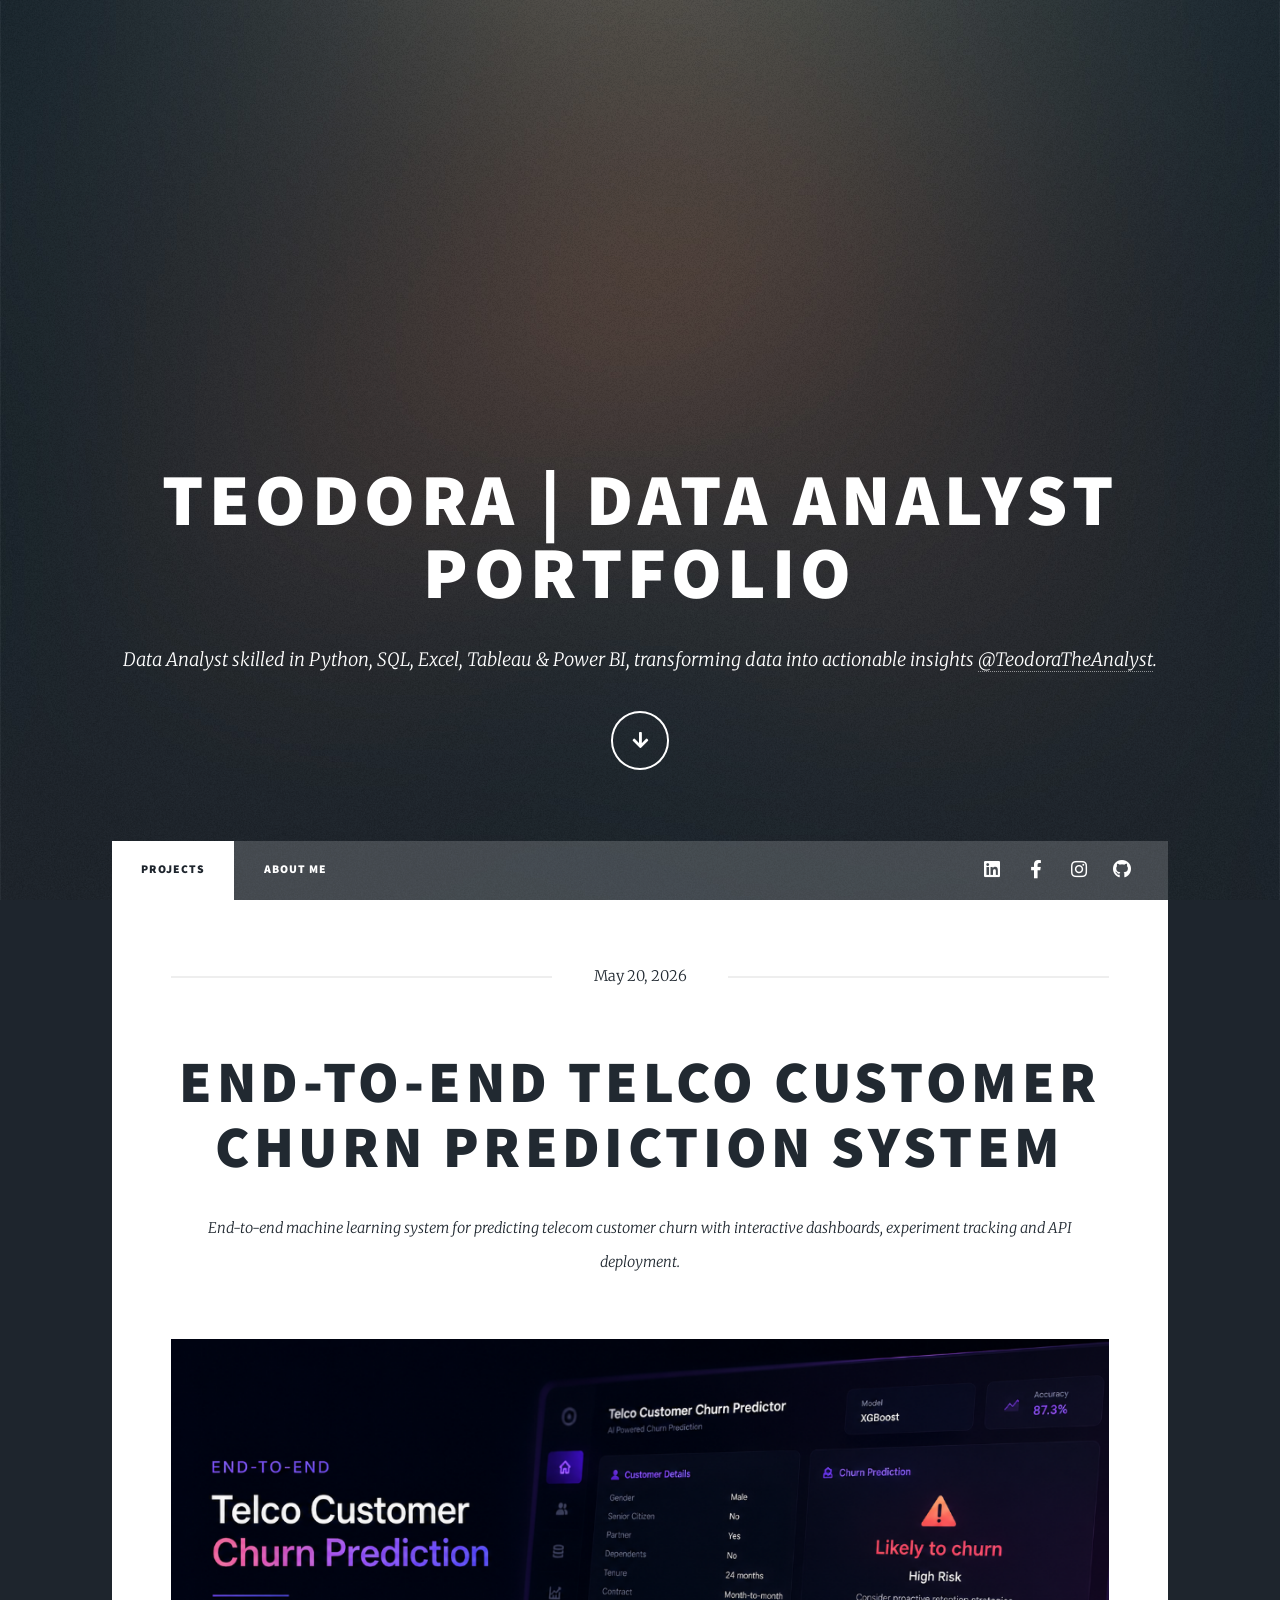
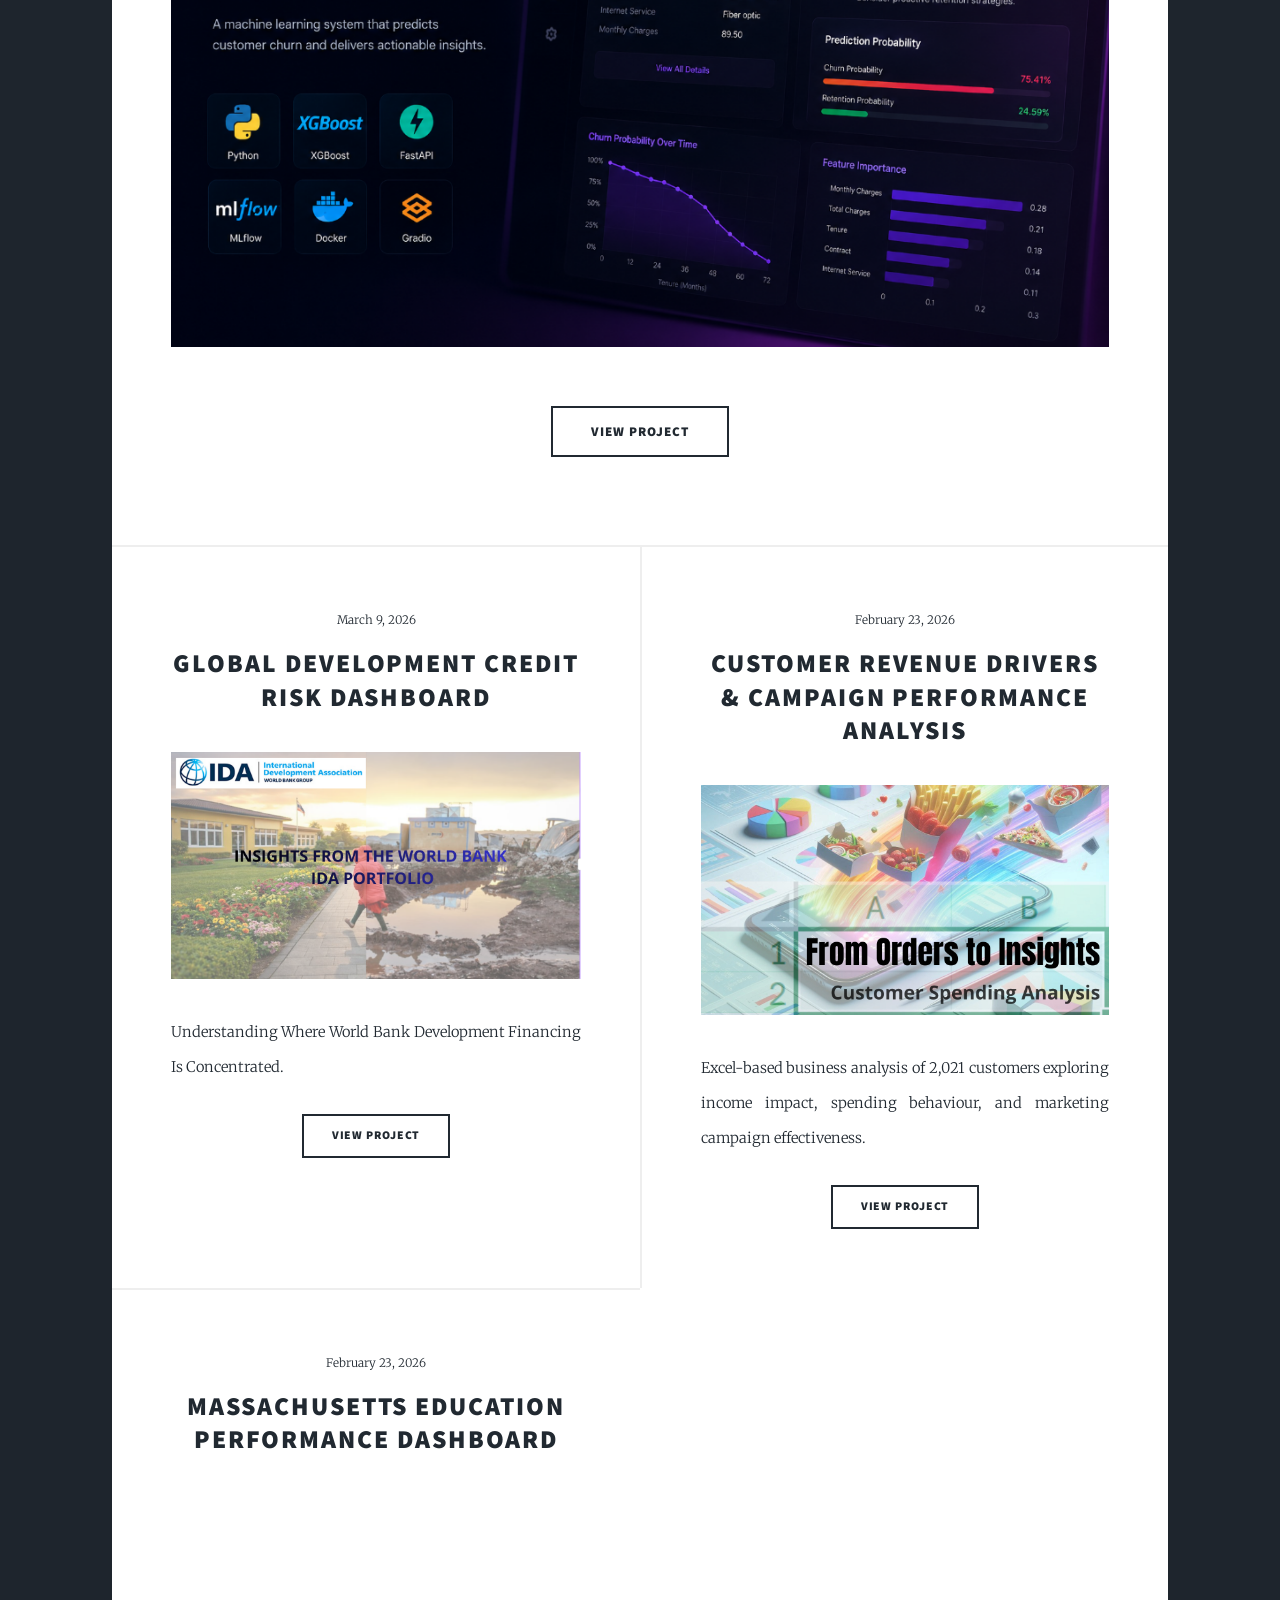
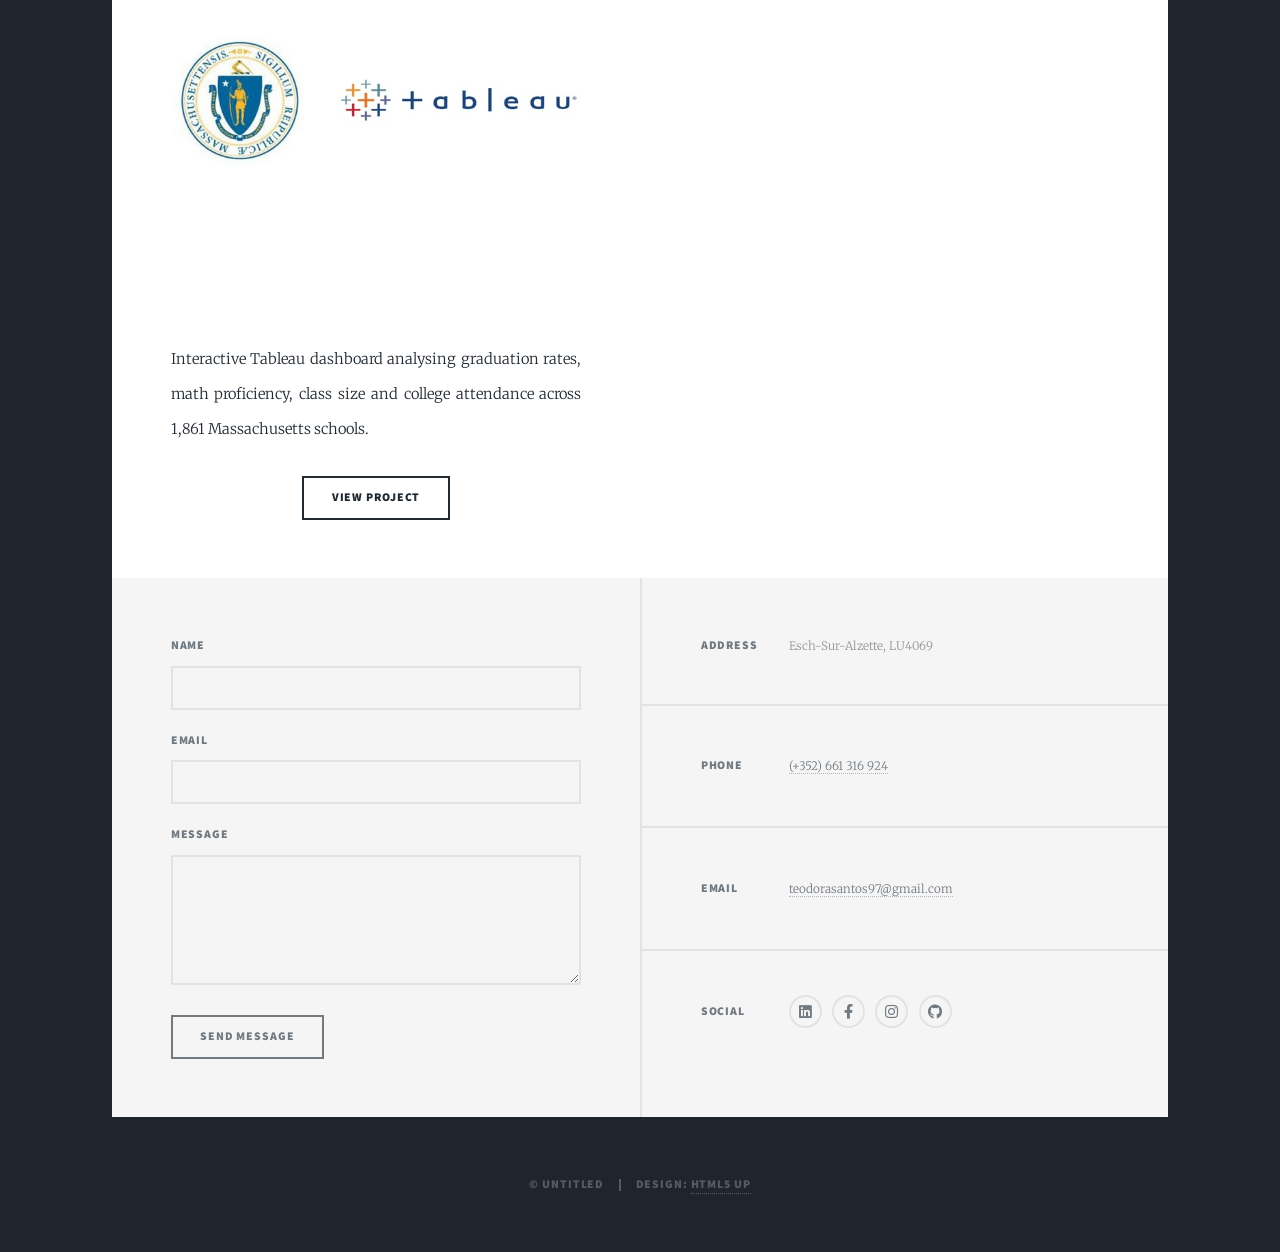
<file: index.html>
<!DOCTYPE HTML>
<!--
	Massively by HTML5 UP
	html5up.net | @ajlkn
	Free for personal and commercial use under the CCA 3.0 license (html5up.net/license)
-->
<html>
	<head>
		<title>Teodora The Analyst Portfolio</title>
		<meta charset="utf-8" />
		<meta name="viewport" content="width=device-width, initial-scale=1, user-scalable=no" />
		<link rel="stylesheet" href="assets/css/main.css" />
		<noscript><link rel="stylesheet" href="assets/css/noscript.css" /></noscript>
	</head>
	<body class="is-preload">

		<!-- Wrapper -->
			<div id="wrapper" class="fade-in">

				<!-- Intro -->
					<div id="intro">
						<h1>Teodora | Data Analyst Portfolio<br />
						</h1>
						<p>Data Analyst skilled in Python, SQL, Excel, Tableau & Power BI, transforming data into actionable insights <a href="https://github.com/teodorasantos97-DA">@TeodoraTheAnalyst</a>. 
					</p>
						<ul class="actions">
							<li><a href="#header" class="button icon solid solo fa-arrow-down scrolly">Continue</a></li>
						</ul>
					</div>

				<!-- Header -->
					<header id="header">
						<a href="index.html" class="logo">Teodora Portfolio</a>
					</header>

				<!-- Nav -->
					<nav id="nav">
						<ul class="links">
							<li class="active"><a href="index.html">Projects</a></li>
							<li><a href="generic.html">About me</a></li>
							<!-- <li><a href="elements.html">Elements Reference</a></li> -->
						</ul>
						<ul class="icons">
							<li><a href="https://www.linkedin.com/in/teodora-santos-589369266" class="icon brands alt fa-linkedin"><span class="label">LinkedIn</span></a></li>
							<li><a href="https://www.facebook.com/dora.santos.5832343" class="icon brands alt fa-facebook-f"><span class="label">Facebook</span></a></li>
							<li><a href="https://www.instagram.com/theodora_santos" class="icon brands alt fa-instagram"><span class="label">Instagram</span></a></li>
							<li><a href="https://github.com/teodorasantos97-DA" class="icon brands alt fa-github"><span class="label">GitHub</span></a></li>
						</ul>
					</nav>

				<!-- Main -->
					<div id="main">

						<!-- Featured Post -->
							<article class="post featured">
								<header class="major">
									<span class="date">May 20, 2026</span>
									<h2><a href="https://github.com/teodorasantos97-DA/telco-churn-ml-system">END-TO-END TELCO CUSTOMER CHURN PREDICTION SYSTEM<br />
									</a></h2>
									<p>End-to-end machine learning system for predicting telecom customer churn with interactive dashboards, experiment tracking and API deployment.</p>
								</header>
								<a href="https://www.linkedin.com/pulse/end-to-end-customer-churn-prediction-system-teodora-santos-7bepf/" class="image main"><img src="images/capaML.png" alt="" /></a>
								<ul class="actions special">
									<li><a href="https://www.linkedin.com/pulse/end-to-end-customer-churn-prediction-system-teodora-santos-7bepf/" class="button large">View Project</a></li>
								</ul>
							</article>

						<!-- Posts -->
							<section class="posts">
								<article>
									<header>
										<span class="date">March 9, 2026</span>
										<h2><a href="sqlproject.html">Global Development Credit Risk Dashboard<br />
										</a></h2>
									</header>
									<a href="sqlproject.html" class="image fit"><img src="images/CoverImage.png" alt="" /></a>
									<p>Understanding Where World Bank Development Financing Is Concentrated.</p>
									<ul class="actions special">
										<li><a href="sqlproject.html" class="button">View Project</a></li>
									</ul>
								</article>
								<article>
									<header>
										<span class="date">February 23, 2026</span>
										<h2><a href="https://www.linkedin.com/pulse/what-2021-customers-reveal-revenue-drivers-campaign-teodora-santos-b5qcf/?trackingId=rHVgZ8XQTyq2wn0Lx05Yow%3D%3D">Customer Revenue Drivers & Campaign Performance Analysis<br />
										</a></h2>
									</header>
									<a href="https://www.linkedin.com/pulse/what-2021-customers-reveal-revenue-drivers-campaign-teodora-santos-b5qcf/?trackingId=rHVgZ8XQTyq2wn0Lx05Yow%3D%3D" class="image fit"><img src="images/excel.jpg" alt="" /></a>
									<p>Excel-based business analysis of 2,021 customers exploring income impact, spending behaviour, and marketing campaign effectiveness.</p>
									<ul class="actions special">
										<li><a href="https://github.com/teodorasantos97-DA/doordash-customer-analysis" class="button">View Project</a></li>
									</ul>
								</article>
								<article>
									<header>
										<span class="date">February 23, 2026</span>
										<h2><a href="tableauproject.html">Massachusetts Education Performance Dashboard<br />
										</a></h2>
									</header>
									<a href="tableauproject.html" class="image fit"><img src="images/tableauu.jpg" alt="" /></a>
									<p>Interactive Tableau dashboard analysing graduation rates, math proficiency, class size and college attendance across 1,861 Massachusetts schools.</p>
									<ul class="actions special">
										<li><a href="tableauproject.html" class="button">View Project</a></li>
									</ul>
								</article>
								<!-- <article>
									<header>
										<span class="date">April 22, 2017</span>
										<h2><a href="#">Primis eget<br />
										imperdiet lorem</a></h2>
									</header>
									<a href="#" class="image fit"><img src="images/pic03.jpg" alt="" /></a>
									<p>Interactive Tableau dashboard analysing graduation rates, math proficiency, class size and college attendance across 1,861 Massachusetts schools.</p>
									<ul class="actions special">
										<li><a href="#" class="button">Full Story</a></li>
									</ul>
								</article>
								<article>
									<header>
										<span class="date">April 18, 2017</span>
										<h2><a href="#">Ante mattis<br />
										interdum dolor</a></h2>
									</header>
									<a href="#" class="image fit"><img src="images/pic04.jpg" alt="" /></a>
									<p>Donec eget ex magna. Interdum et malesuada fames ac ante ipsum primis in faucibus. Pellentesque venenatis dolor imperdiet dolor mattis sagittis magna etiam.</p>
									<ul class="actions special">
										<li><a href="#" class="button">Full Story</a></li>
									</ul>
								</article>
								<article>
									<header>
										<span class="date">April 14, 2017</span>
										<h2><a href="#">Tempus sed<br />
										nulla imperdiet</a></h2>
									</header>
									<a href="#" class="image fit"><img src="images/pic05.jpg" alt="" /></a>
									<p>Donec eget ex magna. Interdum et malesuada fames ac ante ipsum primis in faucibus. Pellentesque venenatis dolor imperdiet dolor mattis sagittis magna etiam.</p>
									<ul class="actions special">
										<li><a href="#" class="button">Full Story</a></li>
									</ul>
								</article>
								<article>
									<header>
										<span class="date">April 11, 2017</span>
										<h2><a href="#">Odio magna<br />
										sed consectetur</a></h2>
									</header>
									<a href="#" class="image fit"><img src="images/pic06.jpg" alt="" /></a>
									<p>Donec eget ex magna. Interdum et malesuada fames ac ante ipsum primis in faucibus. Pellentesque venenatis dolor imperdiet dolor mattis sagittis magna etiam.</p>
									<ul class="actions special">
										<li><a href="#" class="button">Full Story</a></li>
									</ul>
								</article>
								<article>
									<header>
										<span class="date">April 7, 2017</span>
										<h2><a href="#">Augue lorem<br />
										primis vestibulum</a></h2>
									</header>
									<a href="#" class="image fit"><img src="images/pic07.jpg" alt="" /></a>
									<p>Donec eget ex magna. Interdum et malesuada fames ac ante ipsum primis in faucibus. Pellentesque venenatis dolor imperdiet dolor mattis sagittis magna etiam.</p>
									<ul class="actions special">
										<li><a href="#" class="button">Full Story</a></li>
									</ul>
								</article> -->
							</section>

						<!-- Footer -->
							<!-- <footer>
								<div class="pagination">
									
									<a href="#" class="page active">1</a>
									<a href="#" class="page">2</a>
									<a href="#" class="page">3</a>
									<span class="extra">&hellip;</span>
									<a href="#" class="page">8</a>
									<a href="#" class="page">9</a>
									<a href="#" class="page">10</a>
									<a href="#" class="next">Next</a>
								</div>
							</footer> -->

					</div>

				<!-- Footer -->
					<footer id="footer">
						<section>
							<form method="post" action="#">
								<div class="fields">
									<div class="field">
										<label for="name">Name</label>
										<input type="text" name="name" id="name" />
									</div>
									<div class="field">
										<label for="email">Email</label>
										<input type="text" name="email" id="email" />
									</div>
									<div class="field">
										<label for="message">Message</label>
										<textarea name="message" id="message" rows="3"></textarea>
									</div>
								</div>
								<ul class="actions">
									<li><input type="submit" value="Send Message" /></li>
								</ul>
							</form>
						</section>
						<section class="split contact">
							<section class="alt">
								<h3>Address</h3>
								<p>Esch-Sur-Alzette, LU4069</p>
							</section>
							<section>
								<h3>Phone</h3>
								<p><a href="#">(+352) 661 316 924</a></p>
							</section>
							<section>
								<h3>Email</h3>
								<p><a href="#">teodorasantos97@gmail.com</a></p>
							</section>
							<section>
								<h3>Social</h3>
								<ul class="icons alt">
									<li><a href="https://www.linkedin.com/in/teodora-santos-589369266" class="icon brands alt fa-linkedin"><span class="label">LinkedIn</span></a></li>
									<li><a href="https://www.facebook.com/dora.santos.5832343" class="icon brands alt fa-facebook-f"><span class="label">Facebook</span></a></li>
									<li><a href="https://www.instagram.com/theodora_santos" class="icon brands alt fa-instagram"><span class="label">Instagram</span></a></li>
									<li><a href="https://github.com/teodorasantos97-DA" class="icon brands alt fa-github"><span class="label">GitHub</span></a></li>
								</ul>
							</section>
						</section>
					</footer>

				<!-- Copyright -->
					<div id="copyright">
						<ul><li>&copy; Untitled</li><li>Design: <a href="https://html5up.net">HTML5 UP</a></li></ul>
					</div>

			</div>

		<!-- Scripts -->
			<script src="assets/js/jquery.min.js"></script>
			<script src="assets/js/jquery.scrollex.min.js"></script>
			<script src="assets/js/jquery.scrolly.min.js"></script>
			<script src="assets/js/browser.min.js"></script>
			<script src="assets/js/breakpoints.min.js"></script>
			<script src="assets/js/util.js"></script>
			<script src="assets/js/main.js"></script>

	</body>
</html>
</file>
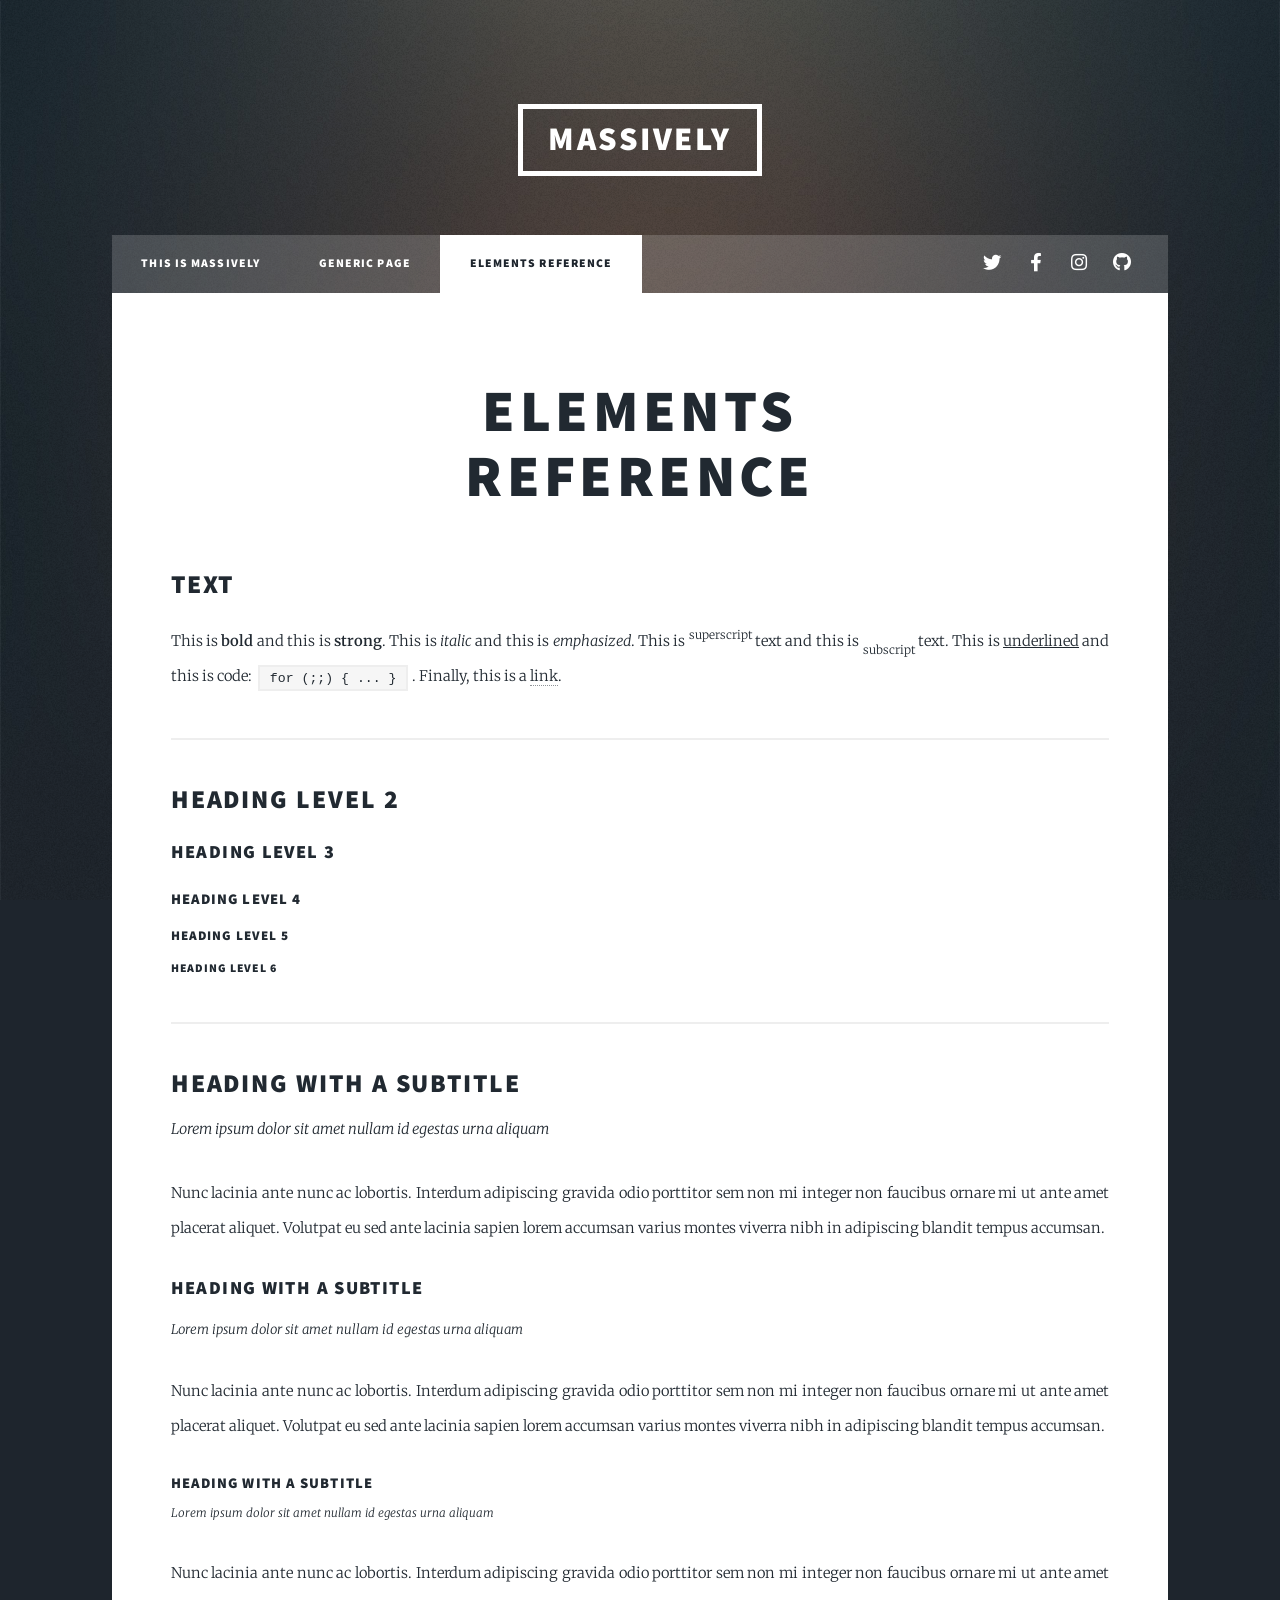
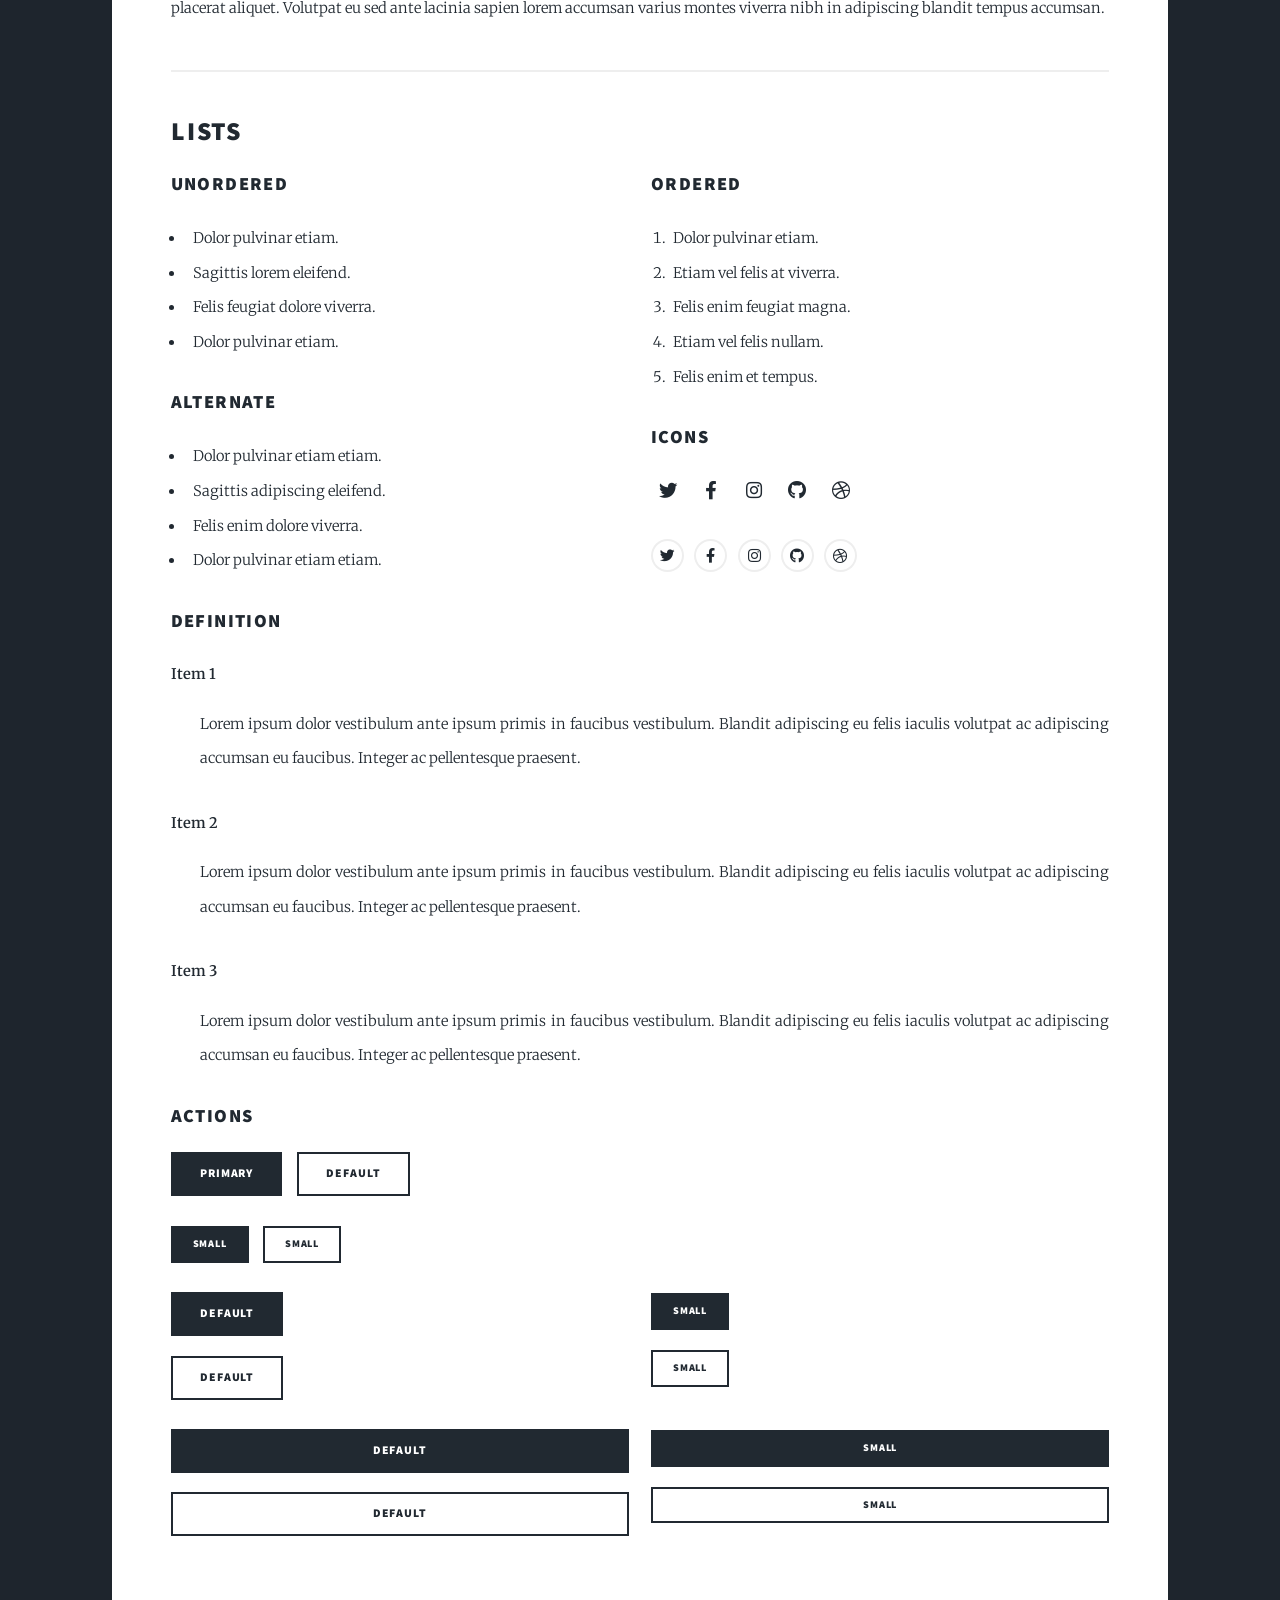
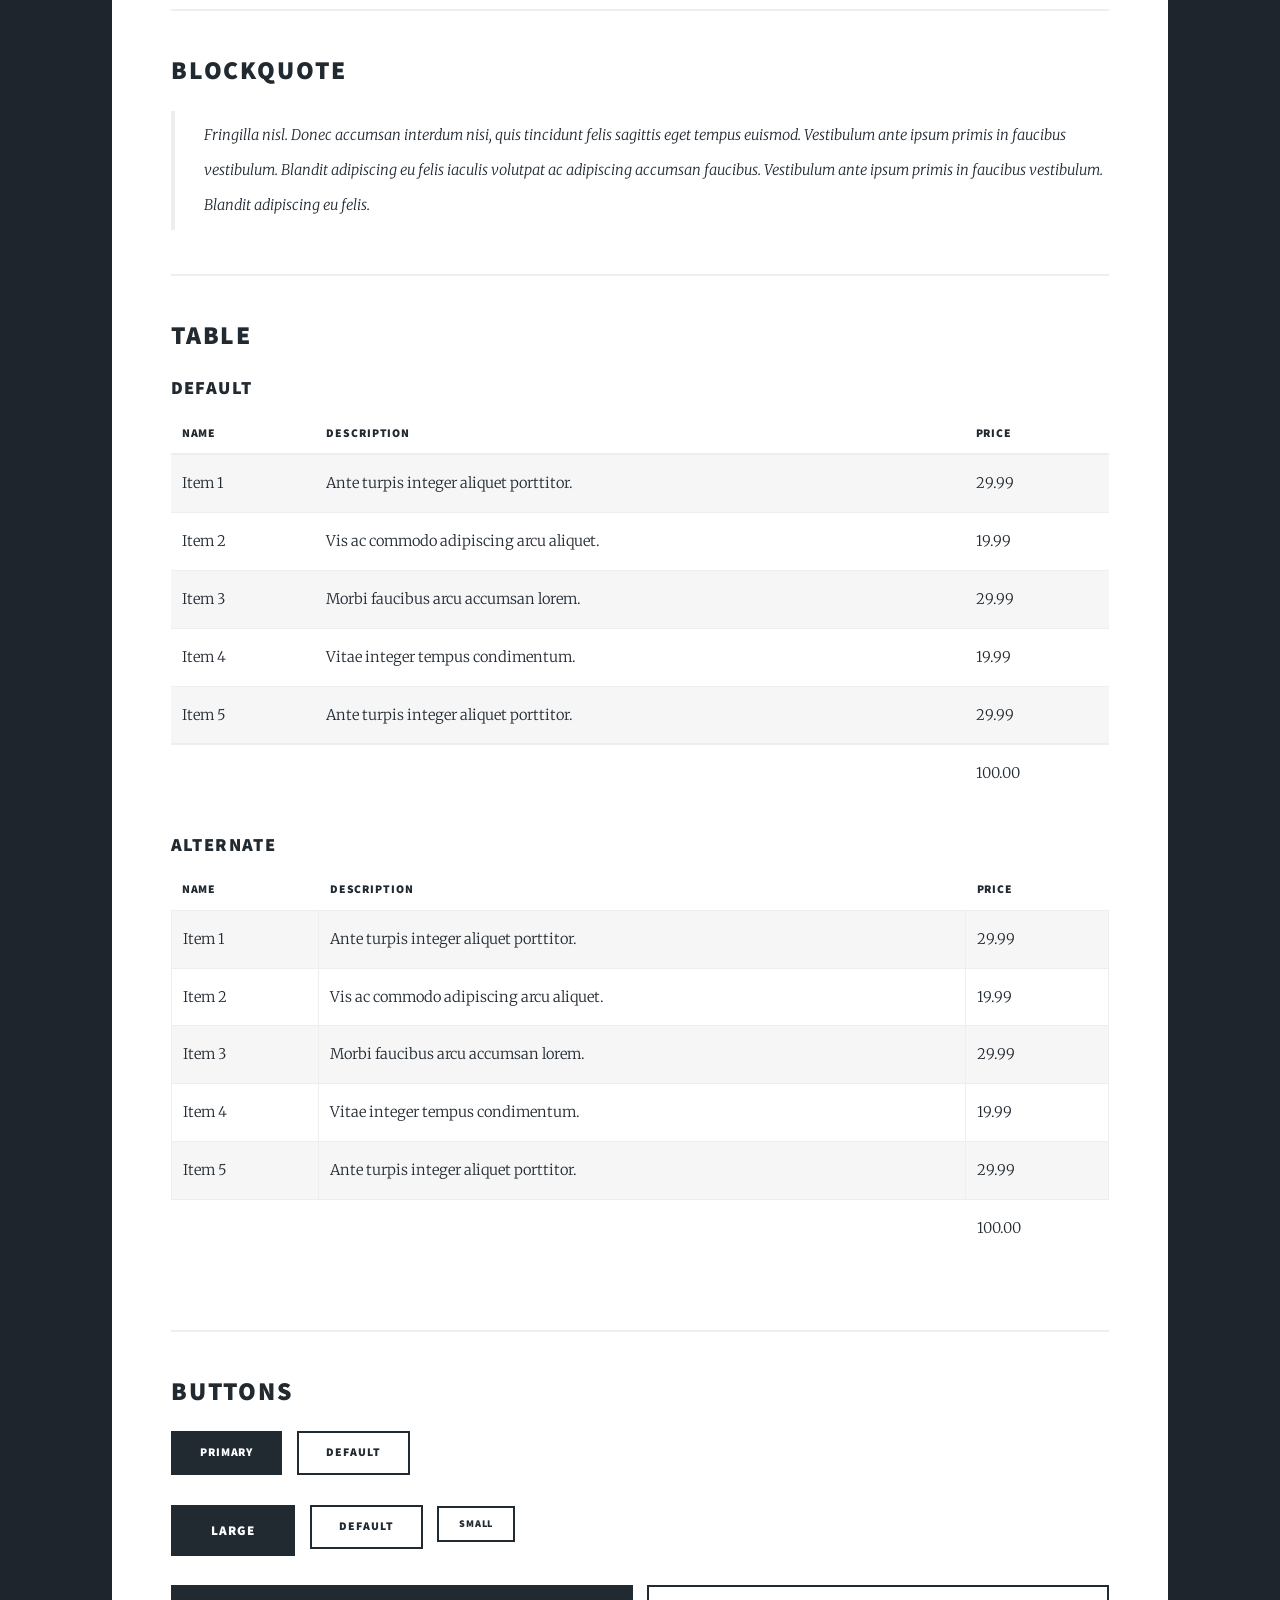
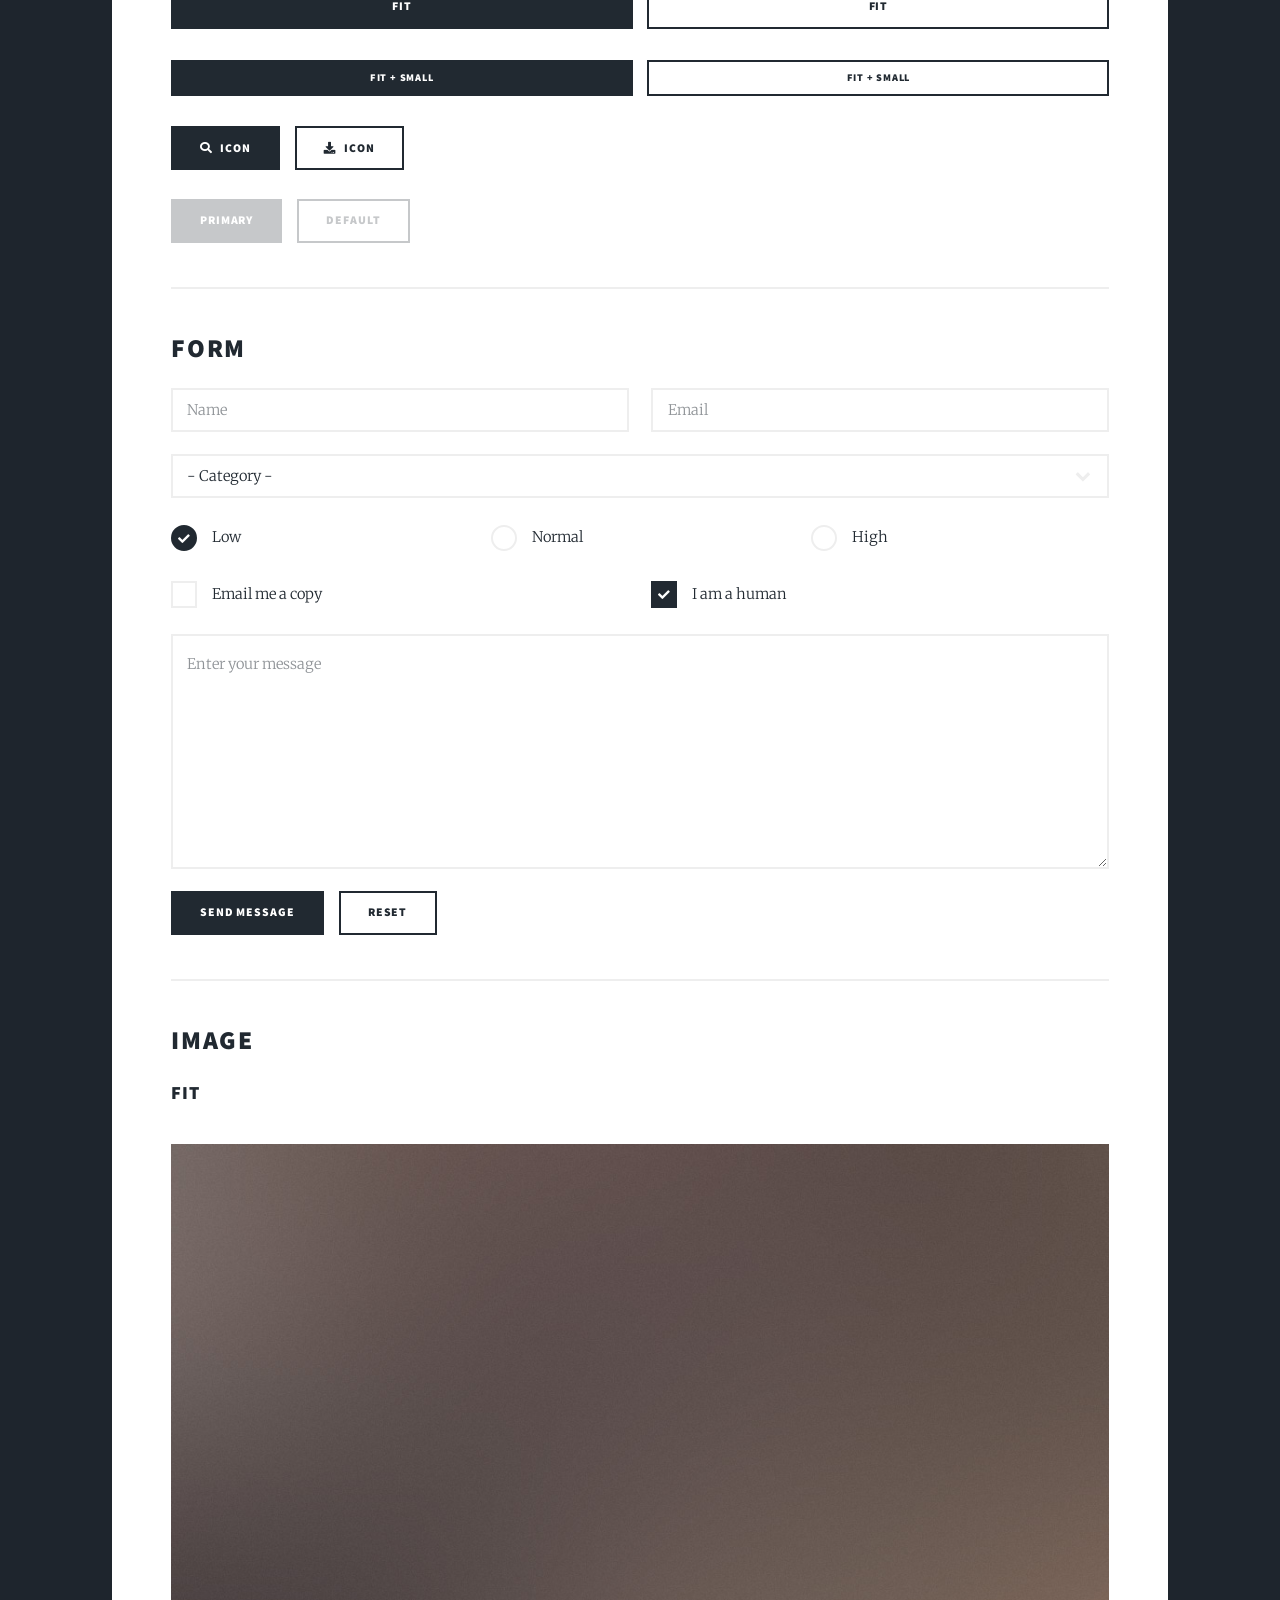
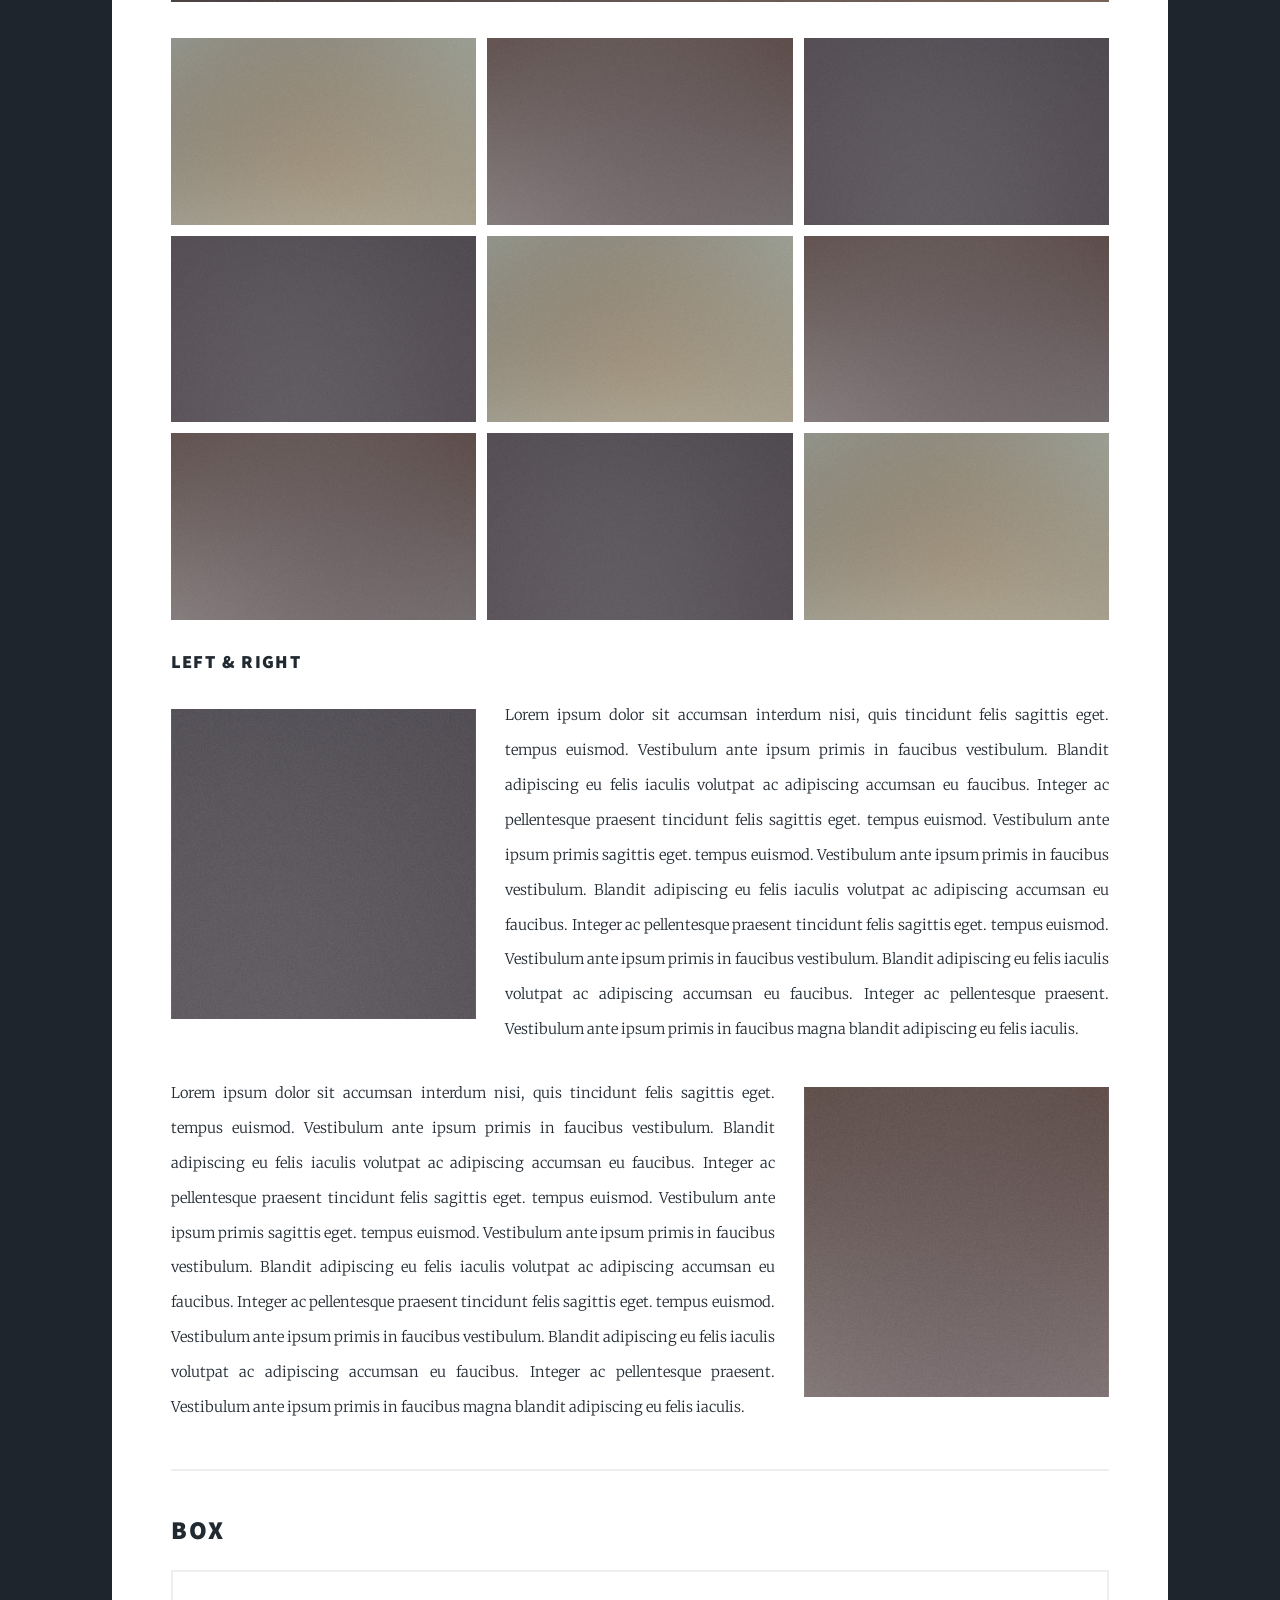
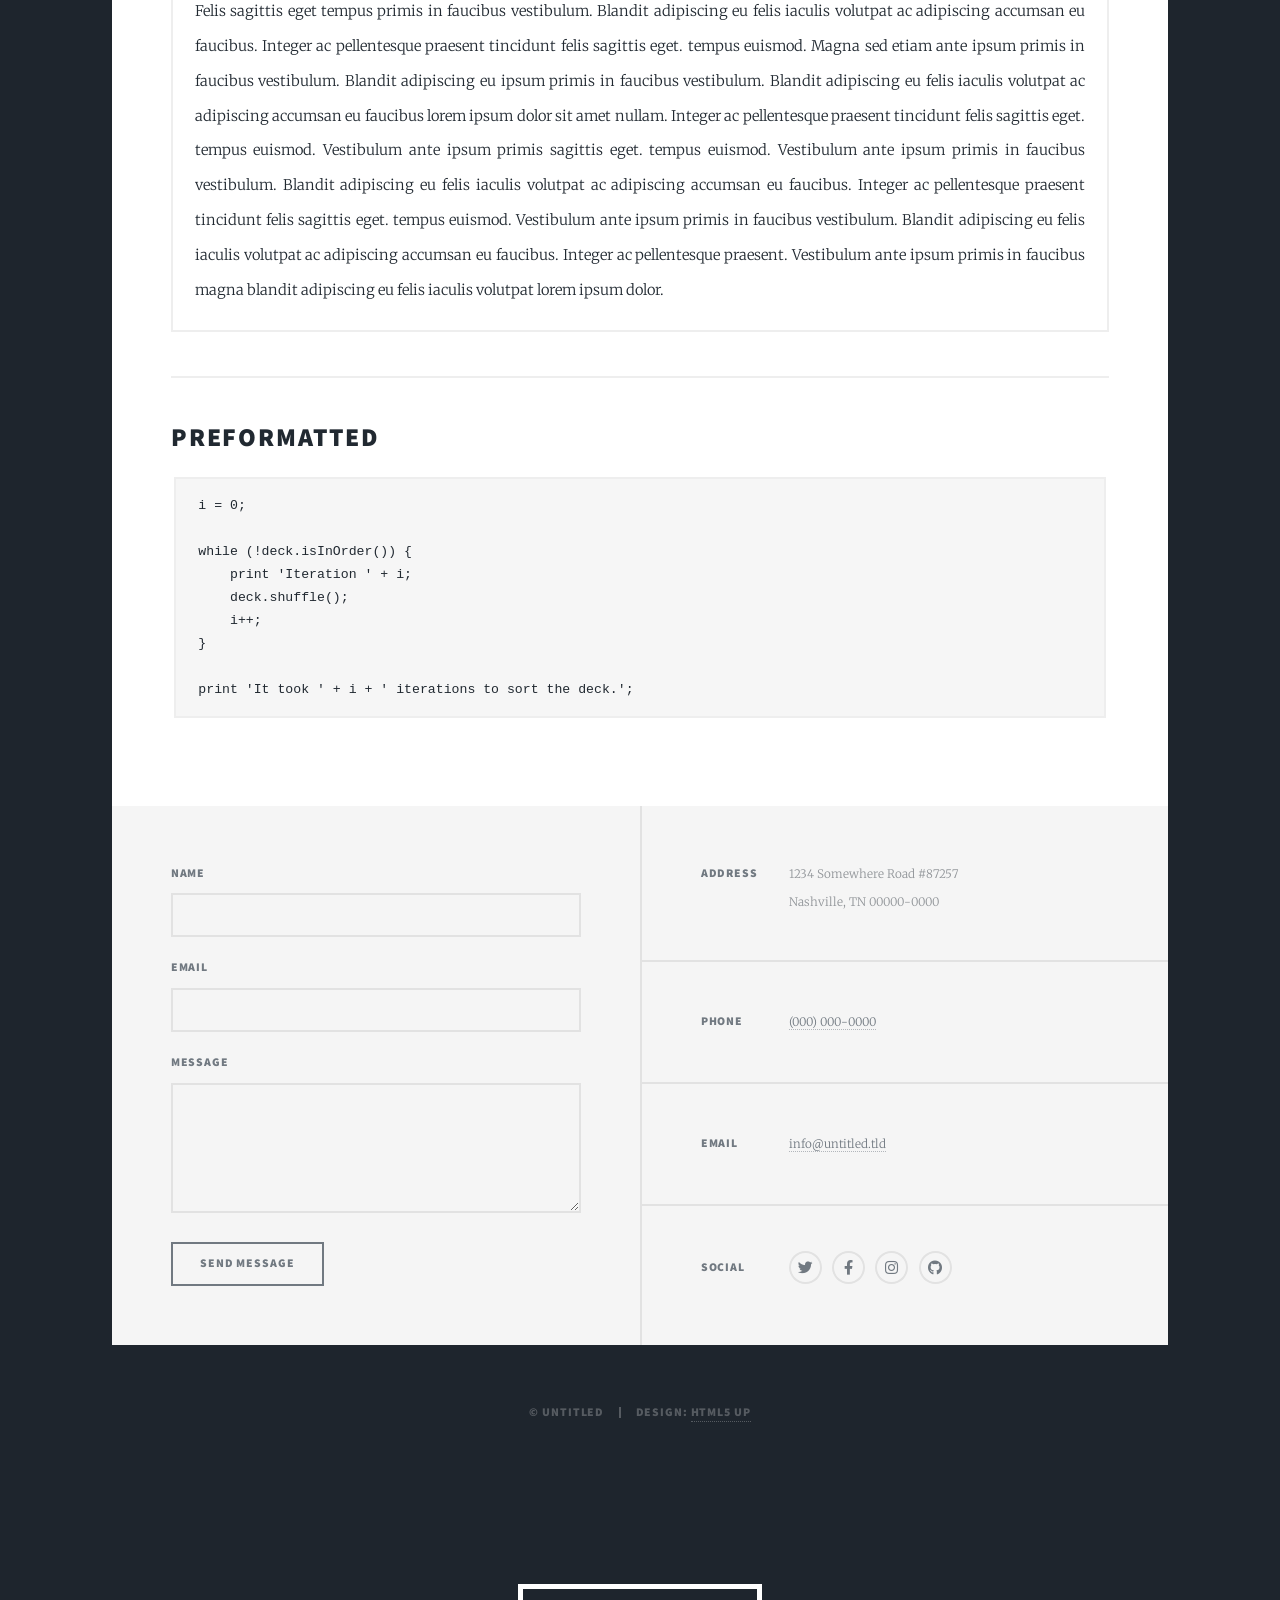
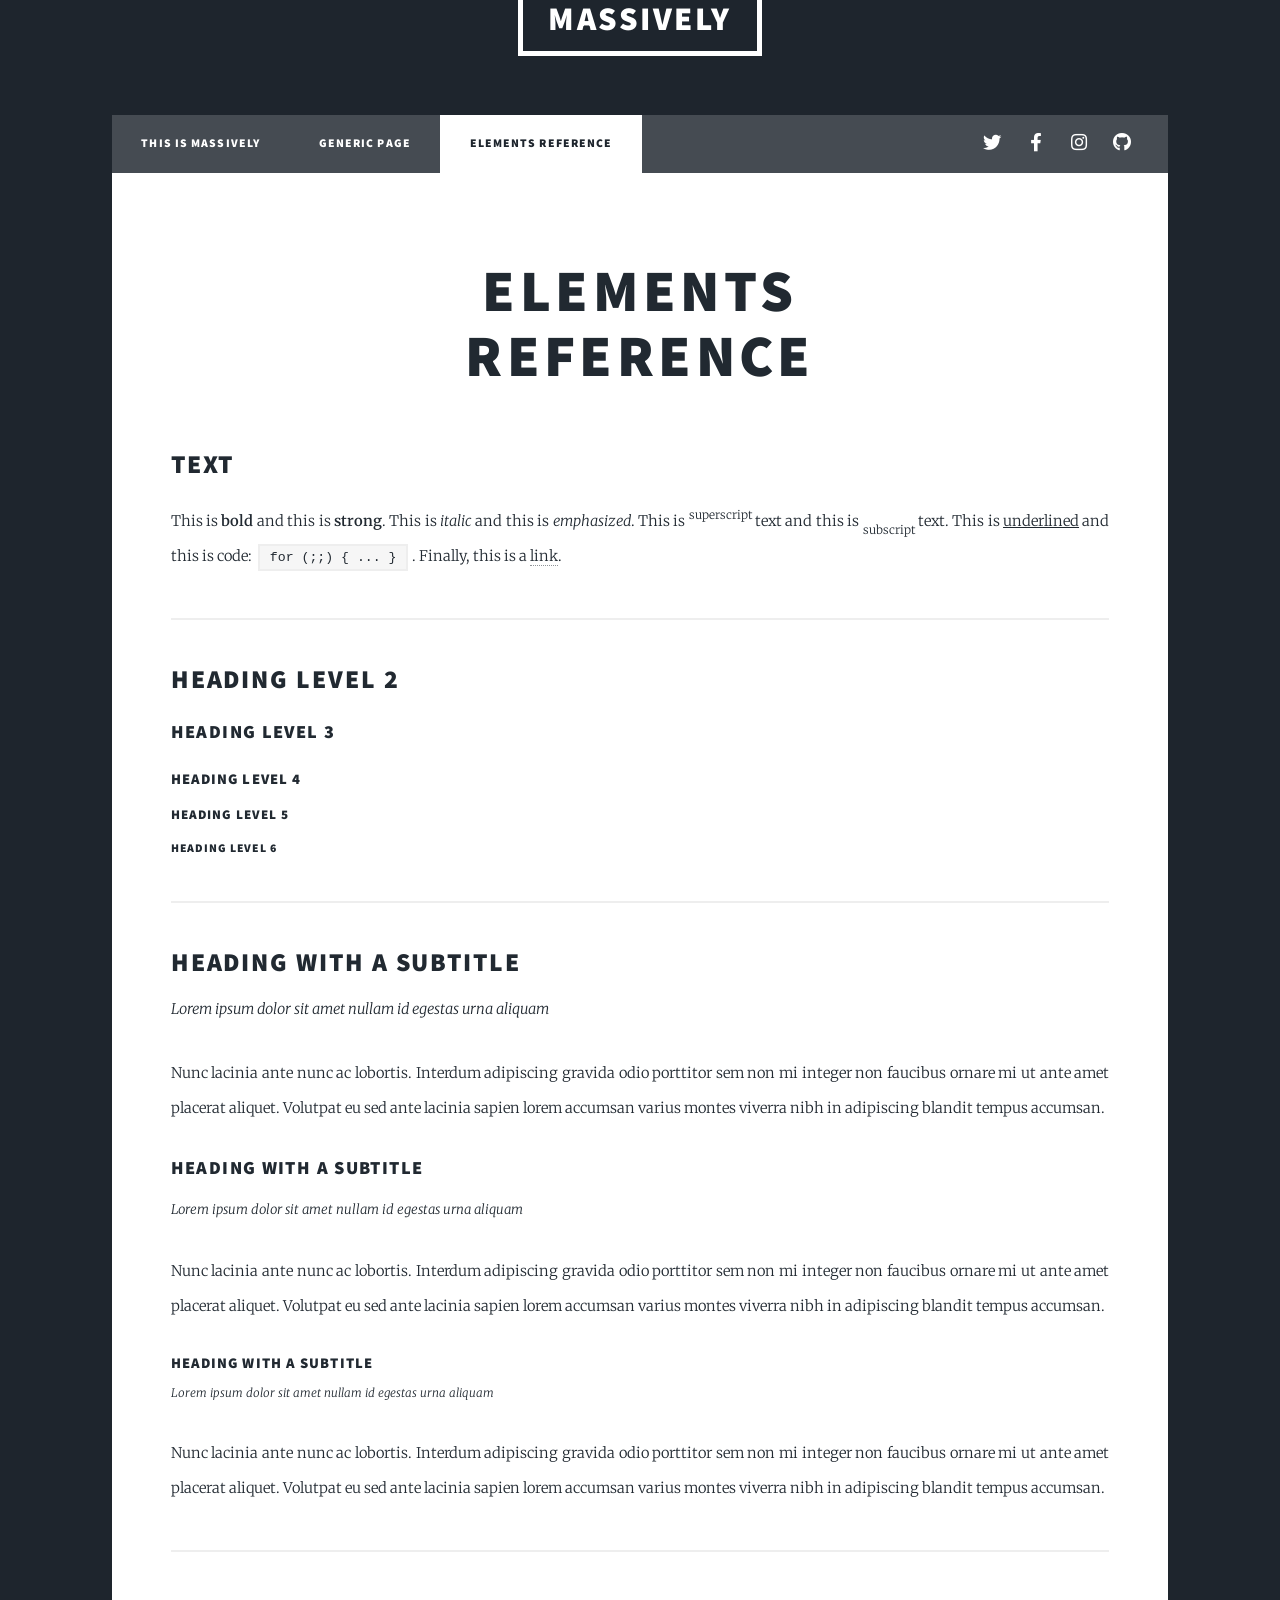
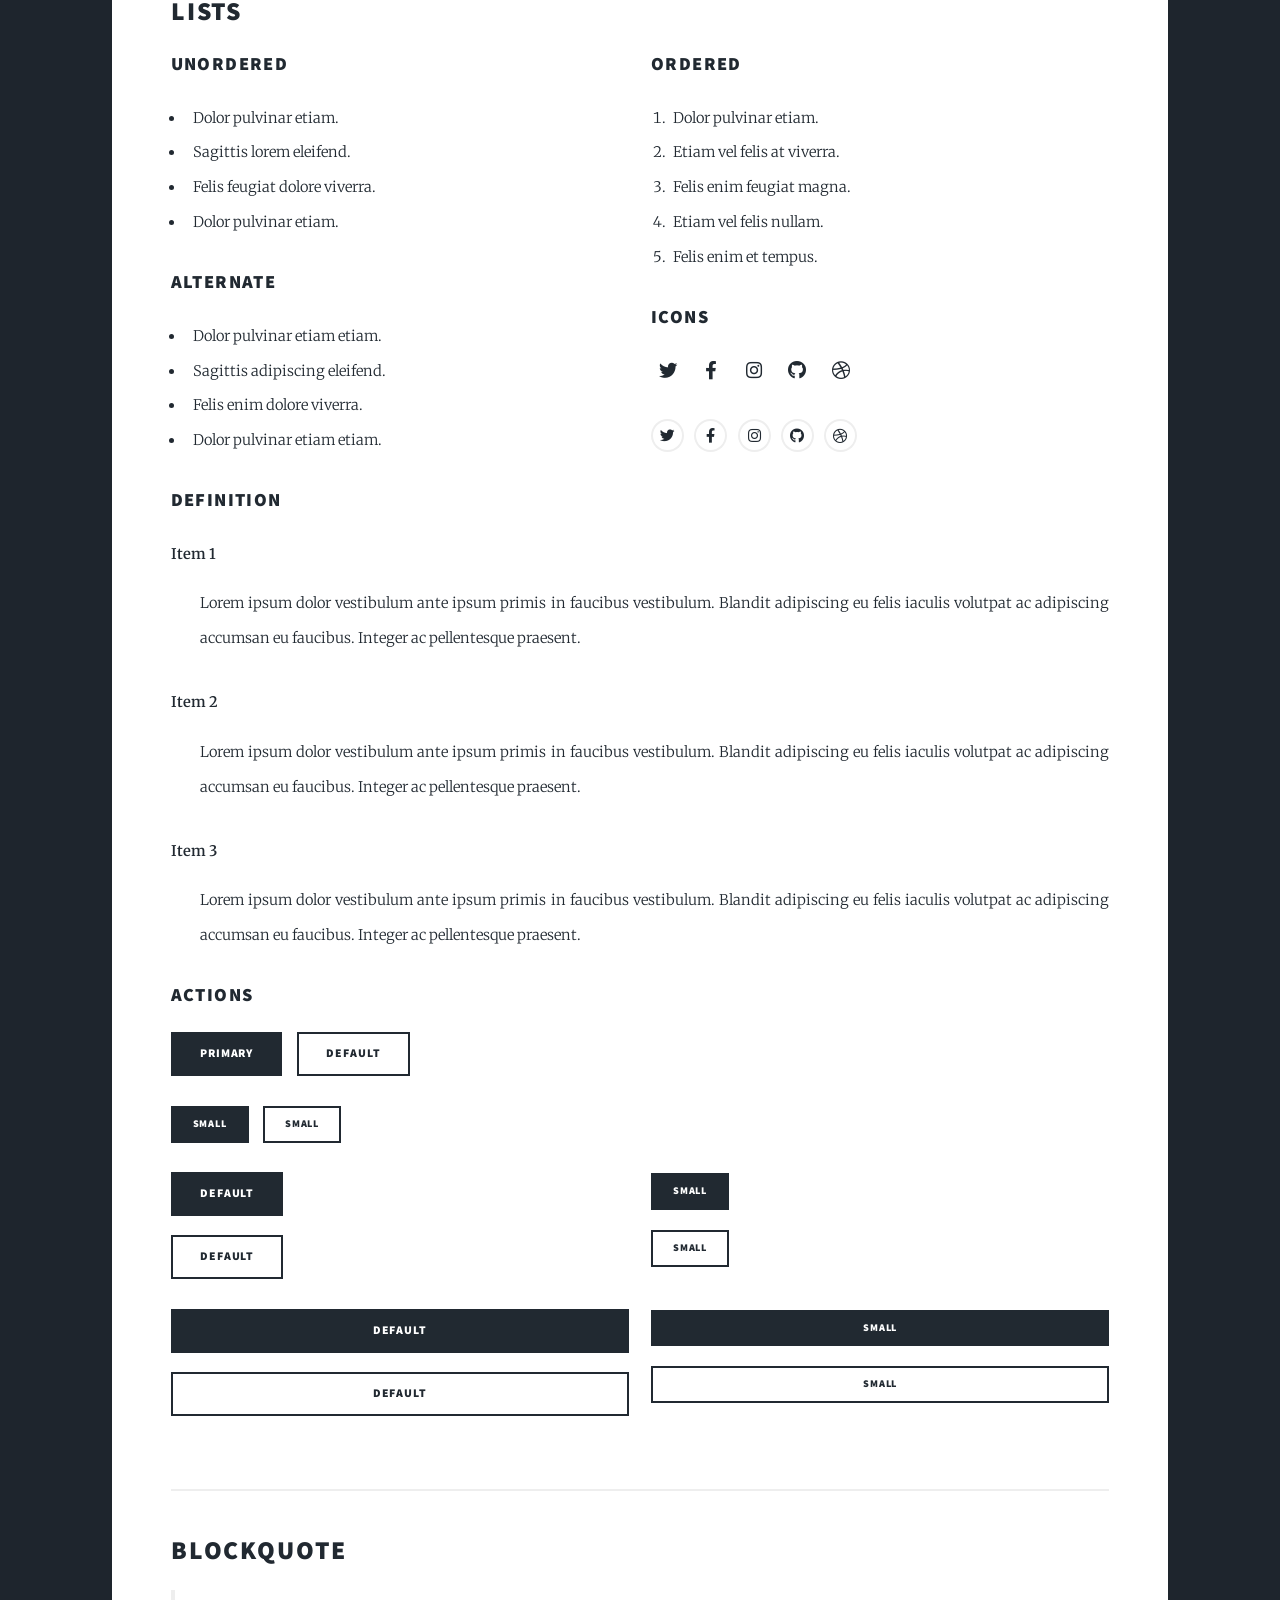
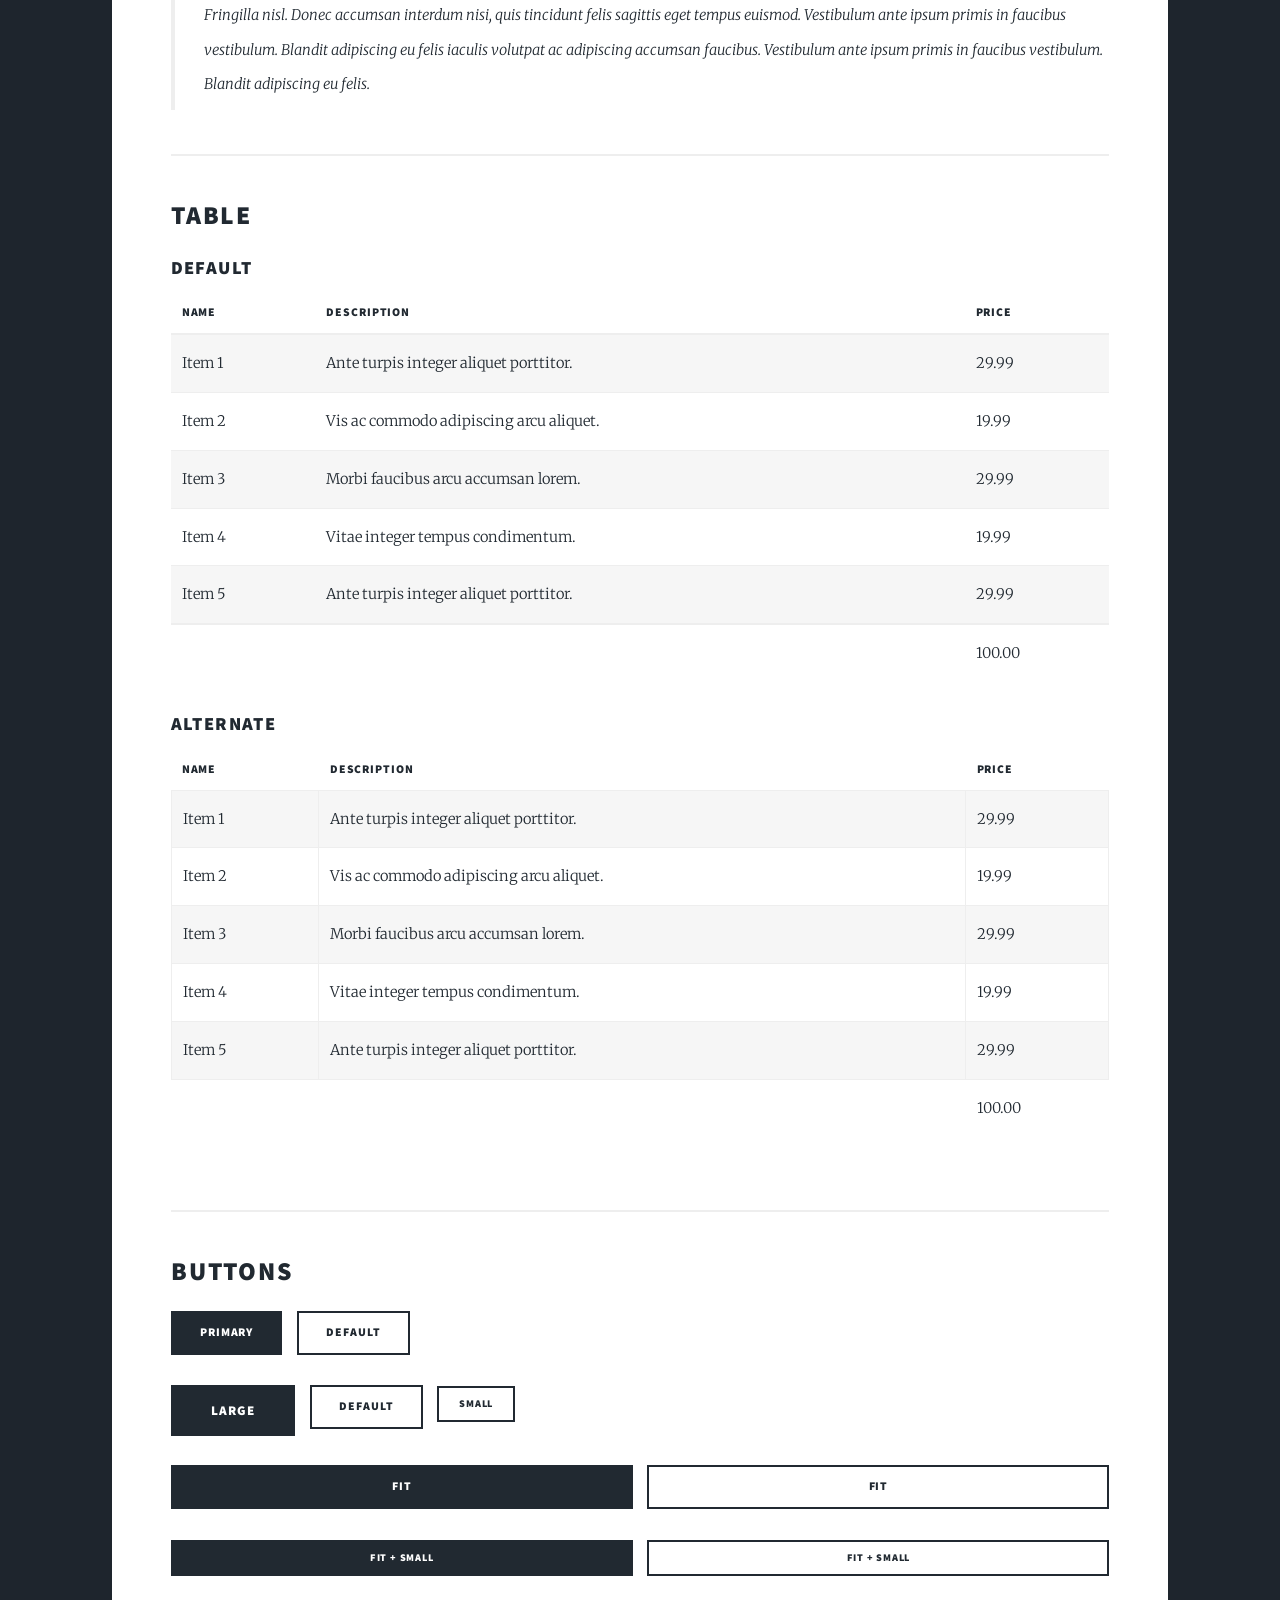
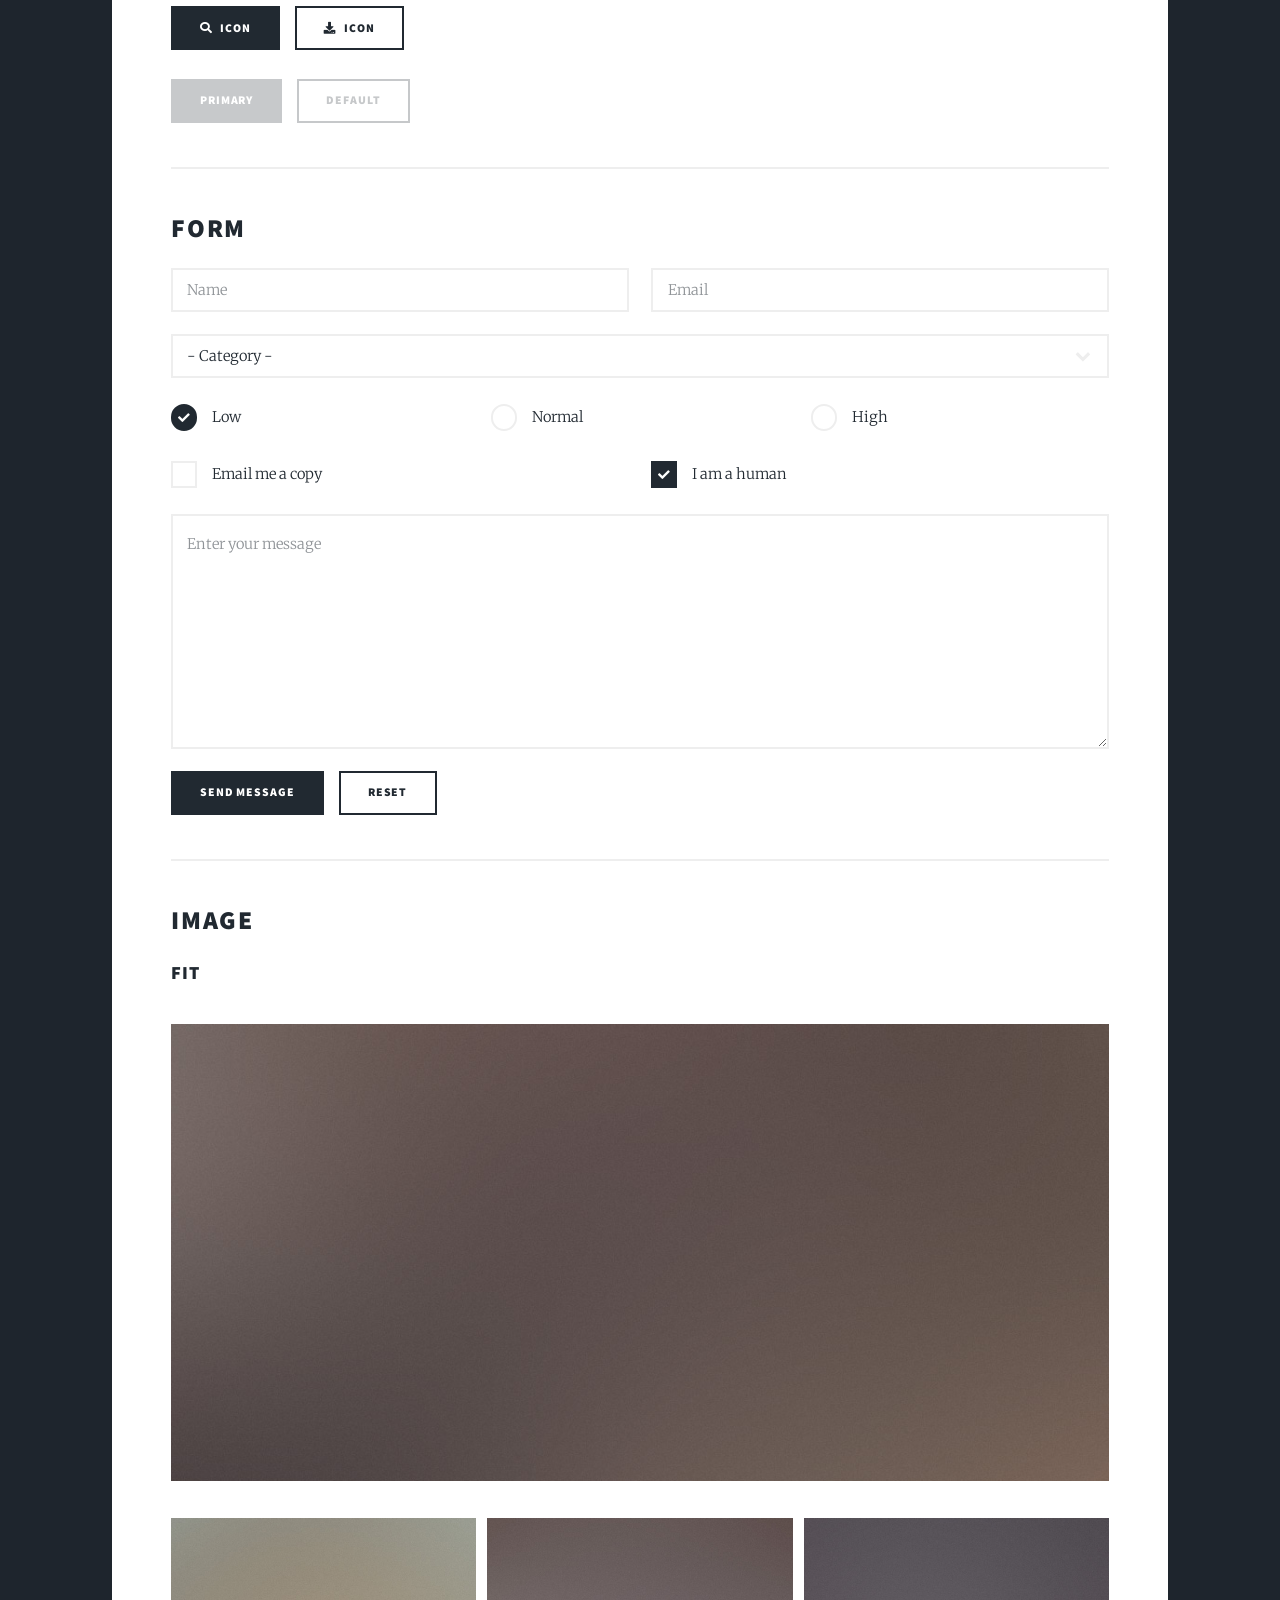
<file: elements.html>
<!DOCTYPE HTML>
<!--
	Massively by HTML5 UP
	html5up.net | @ajlkn
	Free for personal and commercial use under the CCA 3.0 license (html5up.net/license)
-->
<html>
	<head>
		<title>Elements Reference - Massively by HTML5 UP</title>
		<meta charset="utf-8" />
		<meta name="viewport" content="width=device-width, initial-scale=1, user-scalable=no" />
		<link rel="stylesheet" href="assets/css/main.css" />
		<noscript><link rel="stylesheet" href="assets/css/noscript.css" /></noscript>
	</head>
	<body class="is-preload">

		<!-- Wrapper -->
			<div id="wrapper">

				<!-- Header -->
					<header id="header">
						<a href="index.html" class="logo">Massively</a>
					</header>

				<!-- Nav -->
					<nav id="nav">
						<ul class="links">
							<li><a href="index.html">This is Massively</a></li>
							<li><a href="generic.html">Generic Page</a></li>
							<li class="active"><a href="elements.html">Elements Reference</a></li>
						</ul>
						<ul class="icons">
							<li><a href="#" class="icon brands fa-twitter"><span class="label">Twitter</span></a></li>
							<li><a href="#" class="icon brands fa-facebook-f"><span class="label">Facebook</span></a></li>
							<li><a href="#" class="icon brands fa-instagram"><span class="label">Instagram</span></a></li>
							<li><a href="#" class="icon brands fa-github"><span class="label">GitHub</span></a></li>
						</ul>
					</nav>

				<!-- Main -->
					<div id="main">

						<!-- Post -->
							<section class="post">
								<header class="major">
									<h1>Elements<br />
									Reference</h1>
								</header>

								<!-- Text stuff -->
									<h2>Text</h2>
									<p>This is <b>bold</b> and this is <strong>strong</strong>. This is <i>italic</i> and this is <em>emphasized</em>.
									This is <sup>superscript</sup> text and this is <sub>subscript</sub> text.
									This is <u>underlined</u> and this is code: <code>for (;;) { ... }</code>.
									Finally, this is a <a href="#">link</a>.</p>
									<hr />
									<h2>Heading Level 2</h2>
									<h3>Heading Level 3</h3>
									<h4>Heading Level 4</h4>
									<h5>Heading Level 5</h5>
									<h6>Heading Level 6</h6>
									<hr />
									<header>
										<h2>Heading with a Subtitle</h2>
										<p>Lorem ipsum dolor sit amet nullam id egestas urna aliquam</p>
									</header>
									<p>Nunc lacinia ante nunc ac lobortis. Interdum adipiscing gravida odio porttitor sem non mi integer non faucibus ornare mi ut ante amet placerat aliquet. Volutpat eu sed ante lacinia sapien lorem accumsan varius montes viverra nibh in adipiscing blandit tempus accumsan.</p>
									<header>
										<h3>Heading with a Subtitle</h3>
										<p>Lorem ipsum dolor sit amet nullam id egestas urna aliquam</p>
									</header>
									<p>Nunc lacinia ante nunc ac lobortis. Interdum adipiscing gravida odio porttitor sem non mi integer non faucibus ornare mi ut ante amet placerat aliquet. Volutpat eu sed ante lacinia sapien lorem accumsan varius montes viverra nibh in adipiscing blandit tempus accumsan.</p>
									<header>
										<h4>Heading with a Subtitle</h4>
										<p>Lorem ipsum dolor sit amet nullam id egestas urna aliquam</p>
									</header>
									<p>Nunc lacinia ante nunc ac lobortis. Interdum adipiscing gravida odio porttitor sem non mi integer non faucibus ornare mi ut ante amet placerat aliquet. Volutpat eu sed ante lacinia sapien lorem accumsan varius montes viverra nibh in adipiscing blandit tempus accumsan.</p>

									<hr />

								<!-- Lists -->
									<h2>Lists</h2>
									<div class="row">
										<div class="col-6 col-12-small">

											<h3>Unordered</h3>
											<ul>
												<li>Dolor pulvinar etiam.</li>
												<li>Sagittis lorem eleifend.</li>
												<li>Felis feugiat dolore viverra.</li>
												<li>Dolor pulvinar etiam.</li>
											</ul>

											<h3>Alternate</h3>
											<ul class="alt">
												<li>Dolor pulvinar etiam etiam.</li>
												<li>Sagittis adipiscing eleifend.</li>
												<li>Felis enim dolore viverra.</li>
												<li>Dolor pulvinar etiam etiam.</li>
											</ul>

										</div>
										<div class="col-6 col-12-small">

											<h3>Ordered</h3>
											<ol>
												<li>Dolor pulvinar etiam.</li>
												<li>Etiam vel felis at viverra.</li>
												<li>Felis enim feugiat magna.</li>
												<li>Etiam vel felis nullam.</li>
												<li>Felis enim et tempus.</li>
											</ol>

											<h3>Icons</h3>
											<ul class="icons">
												<li><a href="#" class="icon brands fa-twitter"><span class="label">Twitter</span></a></li>
												<li><a href="#" class="icon brands fa-facebook-f"><span class="label">Facebook</span></a></li>
												<li><a href="#" class="icon brands fa-instagram"><span class="label">Instagram</span></a></li>
												<li><a href="#" class="icon brands fa-github"><span class="label">Github</span></a></li>
												<li><a href="#" class="icon brands fa-dribbble"><span class="label">Dribbble</span></a></li>
											</ul>
											<ul class="icons alt">
												<li><a href="#" class="icon brands alt fa-twitter"><span class="label">Twitter</span></a></li>
												<li><a href="#" class="icon brands alt fa-facebook-f"><span class="label">Facebook</span></a></li>
												<li><a href="#" class="icon brands alt fa-instagram"><span class="label">Instagram</span></a></li>
												<li><a href="#" class="icon brands alt fa-github"><span class="label">Github</span></a></li>
												<li><a href="#" class="icon brands alt fa-dribbble"><span class="label">Dribbble</span></a></li>
											</ul>

										</div>
									</div>
									<h3>Definition</h3>
									<dl>
										<dt>Item 1</dt>
										<dd>
											<p>Lorem ipsum dolor vestibulum ante ipsum primis in faucibus vestibulum. Blandit adipiscing eu felis iaculis volutpat ac adipiscing accumsan eu faucibus. Integer ac pellentesque praesent.</p>
										</dd>
										<dt>Item 2</dt>
										<dd>
											<p>Lorem ipsum dolor vestibulum ante ipsum primis in faucibus vestibulum. Blandit adipiscing eu felis iaculis volutpat ac adipiscing accumsan eu faucibus. Integer ac pellentesque praesent.</p>
										</dd>
										<dt>Item 3</dt>
										<dd>
											<p>Lorem ipsum dolor vestibulum ante ipsum primis in faucibus vestibulum. Blandit adipiscing eu felis iaculis volutpat ac adipiscing accumsan eu faucibus. Integer ac pellentesque praesent.</p>
										</dd>
									</dl>

									<h3>Actions</h3>
									<ul class="actions">
										<li><a href="#" class="button primary">Primary</a></li>
										<li><a href="#" class="button">Default</a></li>
									</ul>
									<ul class="actions small">
										<li><a href="#" class="button primary small">Small</a></li>
										<li><a href="#" class="button small">Small</a></li>
									</ul>
									<div class="row">
										<div class="col-6 col-12-small">
											<ul class="actions stacked">
												<li><a href="#" class="button primary">Default</a></li>
												<li><a href="#" class="button">Default</a></li>
											</ul>
										</div>
										<div class="col-6 col-12-small">
											<ul class="actions stacked">
												<li><a href="#" class="button primary small">Small</a></li>
												<li><a href="#" class="button small">Small</a></li>
											</ul>
										</div>
									</div>
									<div class="row">
										<div class="col-6 col-12-small">
											<ul class="actions stacked">
												<li><a href="#" class="button primary fit">Default</a></li>
												<li><a href="#" class="button fit">Default</a></li>
											</ul>
										</div>
										<div class="col-6 col-12-small">
											<ul class="actions stacked">
												<li><a href="#" class="button primary small fit">Small</a></li>
												<li><a href="#" class="button small fit">Small</a></li>
											</ul>
										</div>
									</div>

									<hr />

								<!-- Blockquote -->
									<h2>Blockquote</h2>
									<blockquote>Fringilla nisl. Donec accumsan interdum nisi, quis tincidunt felis sagittis eget tempus euismod. Vestibulum ante ipsum primis in faucibus vestibulum. Blandit adipiscing eu felis iaculis volutpat ac adipiscing accumsan faucibus. Vestibulum ante ipsum primis in faucibus vestibulum. Blandit adipiscing eu felis.</blockquote>

									<hr />

								<!-- Table -->
									<h2>Table</h2>

									<h3>Default</h3>
									<div class="table-wrapper">
										<table>
											<thead>
												<tr>
													<th>Name</th>
													<th>Description</th>
													<th>Price</th>
												</tr>
											</thead>
											<tbody>
												<tr>
													<td>Item 1</td>
													<td>Ante turpis integer aliquet porttitor.</td>
													<td>29.99</td>
												</tr>
												<tr>
													<td>Item 2</td>
													<td>Vis ac commodo adipiscing arcu aliquet.</td>
													<td>19.99</td>
												</tr>
												<tr>
													<td>Item 3</td>
													<td> Morbi faucibus arcu accumsan lorem.</td>
													<td>29.99</td>
												</tr>
												<tr>
													<td>Item 4</td>
													<td>Vitae integer tempus condimentum.</td>
													<td>19.99</td>
												</tr>
												<tr>
													<td>Item 5</td>
													<td>Ante turpis integer aliquet porttitor.</td>
													<td>29.99</td>
												</tr>
											</tbody>
											<tfoot>
												<tr>
													<td colspan="2"></td>
													<td>100.00</td>
												</tr>
											</tfoot>
										</table>
									</div>

									<h3>Alternate</h3>
									<div class="table-wrapper">
										<table class="alt">
											<thead>
												<tr>
													<th>Name</th>
													<th>Description</th>
													<th>Price</th>
												</tr>
											</thead>
											<tbody>
												<tr>
													<td>Item 1</td>
													<td>Ante turpis integer aliquet porttitor.</td>
													<td>29.99</td>
												</tr>
												<tr>
													<td>Item 2</td>
													<td>Vis ac commodo adipiscing arcu aliquet.</td>
													<td>19.99</td>
												</tr>
												<tr>
													<td>Item 3</td>
													<td> Morbi faucibus arcu accumsan lorem.</td>
													<td>29.99</td>
												</tr>
												<tr>
													<td>Item 4</td>
													<td>Vitae integer tempus condimentum.</td>
													<td>19.99</td>
												</tr>
												<tr>
													<td>Item 5</td>
													<td>Ante turpis integer aliquet porttitor.</td>
													<td>29.99</td>
												</tr>
											</tbody>
											<tfoot>
												<tr>
													<td colspan="2"></td>
													<td>100.00</td>
												</tr>
											</tfoot>
										</table>
									</div>

									<hr />

								<!-- Buttons -->
									<h2>Buttons</h2>
									<ul class="actions">
										<li><a href="#" class="button primary">Primary</a></li>
										<li><a href="#" class="button">Default</a></li>
									</ul>
									<ul class="actions">
										<li><a href="#" class="button primary large">Large</a></li>
										<li><a href="#" class="button">Default</a></li>
										<li><a href="#" class="button small">Small</a></li>
									</ul>
									<ul class="actions fit">
										<li><a href="#" class="button primary fit">Fit</a></li>
										<li><a href="#" class="button fit">Fit</a></li>
									</ul>
									<ul class="actions fit small">
										<li><a href="#" class="button primary fit small">Fit + Small</a></li>
										<li><a href="#" class="button fit small">Fit + Small</a></li>
									</ul>
									<ul class="actions">
										<li><a href="#" class="button primary icon solid fa-search">Icon</a></li>
										<li><a href="#" class="button icon solid fa-download">Icon</a></li>
									</ul>
									<ul class="actions">
										<li><span class="button primary disabled">Primary</span></li>
										<li><span class="button disabled">Default</span></li>
									</ul>

									<hr />

								<!-- Form -->
									<h2>Form</h2>

									<form method="post" action="#">
										<div class="row gtr-uniform">
											<div class="col-6 col-12-xsmall">
												<input type="text" name="demo-name" id="demo-name" value="" placeholder="Name" />
											</div>
											<div class="col-6 col-12-xsmall">
												<input type="email" name="demo-email" id="demo-email" value="" placeholder="Email" />
											</div>
											<!-- Break -->
											<div class="col-12">
												<select name="demo-category" id="demo-category">
													<option value="">- Category -</option>
													<option value="1">Manufacturing</option>
													<option value="1">Shipping</option>
													<option value="1">Administration</option>
													<option value="1">Human Resources</option>
												</select>
											</div>
											<!-- Break -->
											<div class="col-4 col-12-small">
												<input type="radio" id="demo-priority-low" name="demo-priority" checked>
												<label for="demo-priority-low">Low</label>
											</div>
											<div class="col-4 col-12-small">
												<input type="radio" id="demo-priority-normal" name="demo-priority">
												<label for="demo-priority-normal">Normal</label>
											</div>
											<div class="col-4 col-12-small">
												<input type="radio" id="demo-priority-high" name="demo-priority">
												<label for="demo-priority-high">High</label>
											</div>
											<!-- Break -->
											<div class="col-6 col-12-small">
												<input type="checkbox" id="demo-copy" name="demo-copy">
												<label for="demo-copy">Email me a copy</label>
											</div>
											<div class="col-6 col-12-small">
												<input type="checkbox" id="demo-human" name="demo-human" checked>
												<label for="demo-human">I am a human</label>
											</div>
											<!-- Break -->
											<div class="col-12">
												<textarea name="demo-message" id="demo-message" placeholder="Enter your message" rows="6"></textarea>
											</div>
											<!-- Break -->
											<div class="col-12">
												<ul class="actions">
													<li><input type="submit" value="Send Message" class="primary" /></li>
													<li><input type="reset" value="Reset" /></li>
												</ul>
											</div>
										</div>
									</form>

									<hr />

								<!-- Image -->
									<h2>Image</h2>

									<h3>Fit</h3>
									<span class="image fit"><img src="images/pic01.jpg" alt="" /></span>
									<div class="box alt">
										<div class="row gtr-50 gtr-uniform">
											<div class="col-4"><span class="image fit"><img src="images/pic02.jpg" alt="" /></span></div>
											<div class="col-4"><span class="image fit"><img src="images/pic03.jpg" alt="" /></span></div>
											<div class="col-4"><span class="image fit"><img src="images/pic04.jpg" alt="" /></span></div>
											<!-- Break -->
											<div class="col-4"><span class="image fit"><img src="images/pic04.jpg" alt="" /></span></div>
											<div class="col-4"><span class="image fit"><img src="images/pic02.jpg" alt="" /></span></div>
											<div class="col-4"><span class="image fit"><img src="images/pic03.jpg" alt="" /></span></div>
											<!-- Break -->
											<div class="col-4"><span class="image fit"><img src="images/pic03.jpg" alt="" /></span></div>
											<div class="col-4"><span class="image fit"><img src="images/pic04.jpg" alt="" /></span></div>
											<div class="col-4"><span class="image fit"><img src="images/pic02.jpg" alt="" /></span></div>
										</div>
									</div>

									<h3>Left &amp; Right</h3>
									<p><span class="image left"><img src="images/pic08.jpg" alt="" /></span>Lorem ipsum dolor sit accumsan interdum nisi, quis tincidunt felis sagittis eget. tempus euismod. Vestibulum ante ipsum primis in faucibus vestibulum. Blandit adipiscing eu felis iaculis volutpat ac adipiscing accumsan eu faucibus. Integer ac pellentesque praesent tincidunt felis sagittis eget. tempus euismod. Vestibulum ante ipsum primis sagittis eget. tempus euismod. Vestibulum ante ipsum primis in faucibus vestibulum. Blandit adipiscing eu felis iaculis volutpat ac adipiscing accumsan eu faucibus. Integer ac pellentesque praesent tincidunt felis sagittis eget. tempus euismod. Vestibulum ante ipsum primis in faucibus vestibulum. Blandit adipiscing eu felis iaculis volutpat ac adipiscing accumsan eu faucibus. Integer ac pellentesque praesent. Vestibulum ante ipsum primis in faucibus magna blandit adipiscing eu felis iaculis.</p>
									<p><span class="image right"><img src="images/pic09.jpg" alt="" /></span>Lorem ipsum dolor sit accumsan interdum nisi, quis tincidunt felis sagittis eget. tempus euismod. Vestibulum ante ipsum primis in faucibus vestibulum. Blandit adipiscing eu felis iaculis volutpat ac adipiscing accumsan eu faucibus. Integer ac pellentesque praesent tincidunt felis sagittis eget. tempus euismod. Vestibulum ante ipsum primis sagittis eget. tempus euismod. Vestibulum ante ipsum primis in faucibus vestibulum. Blandit adipiscing eu felis iaculis volutpat ac adipiscing accumsan eu faucibus. Integer ac pellentesque praesent tincidunt felis sagittis eget. tempus euismod. Vestibulum ante ipsum primis in faucibus vestibulum. Blandit adipiscing eu felis iaculis volutpat ac adipiscing accumsan eu faucibus. Integer ac pellentesque praesent. Vestibulum ante ipsum primis in faucibus magna blandit adipiscing eu felis iaculis.</p>

									<hr />

								<!-- Box -->
									<h2>Box</h2>
									<div class="box">
										<p>Felis sagittis eget tempus primis in faucibus vestibulum. Blandit adipiscing eu felis iaculis volutpat ac adipiscing accumsan eu faucibus. Integer ac pellentesque praesent tincidunt felis sagittis eget. tempus euismod. Magna sed etiam ante ipsum primis in faucibus vestibulum. Blandit adipiscing eu ipsum primis in faucibus vestibulum. Blandit adipiscing eu felis iaculis volutpat ac adipiscing accumsan eu faucibus lorem ipsum dolor sit amet nullam. Integer ac pellentesque praesent tincidunt felis sagittis eget. tempus euismod. Vestibulum ante ipsum primis sagittis eget. tempus euismod. Vestibulum ante ipsum primis in faucibus vestibulum. Blandit adipiscing eu felis iaculis volutpat ac adipiscing accumsan eu faucibus. Integer ac pellentesque praesent tincidunt felis sagittis eget. tempus euismod. Vestibulum ante ipsum primis in faucibus vestibulum. Blandit adipiscing eu felis iaculis volutpat ac adipiscing accumsan eu faucibus. Integer ac pellentesque praesent. Vestibulum ante ipsum primis in faucibus magna blandit adipiscing eu felis iaculis volutpat lorem ipsum dolor.</p>
									</div>

									<hr />

								<!-- Preformatted Code -->
									<h2>Preformatted</h2>
									<pre><code>i = 0;

while (!deck.isInOrder()) {
    print 'Iteration ' + i;
    deck.shuffle();
    i++;
}

print 'It took ' + i + ' iterations to sort the deck.';
</code></pre>

							</section>

					</div>

				<!-- Footer -->
					<footer id="footer">
						<section>
							<form method="post" action="#">
								<div class="fields">
									<div class="field">
										<label for="name">Name</label>
										<input type="text" name="name" id="name" />
									</div>
									<div class="field">
										<label for="email">Email</label>
										<input type="text" name="email" id="email" />
									</div>
									<div class="field">
										<label for="message">Message</label>
										<textarea name="message" id="message" rows="3"></textarea>
									</div>
								</div>
								<ul class="actions">
									<li><input type="submit" value="Send Message" /></li>
								</ul>
							</form>
						</section>
						<section class="split contact">
							<section class="alt">
								<h3>Address</h3>
								<p>1234 Somewhere Road #87257<br />
								Nashville, TN 00000-0000</p>
							</section>
							<section>
								<h3>Phone</h3>
								<p><a href="#">(000) 000-0000</a></p>
							</section>
							<section>
								<h3>Email</h3>
								<p><a href="#">info@untitled.tld</a></p>
							</section>
							<section>
								<h3>Social</h3>
								<ul class="icons alt">
									<li><a href="#" class="icon brands alt fa-twitter"><span class="label">Twitter</span></a></li>
									<li><a href="#" class="icon brands alt fa-facebook-f"><span class="label">Facebook</span></a></li>
									<li><a href="#" class="icon brands alt fa-instagram"><span class="label">Instagram</span></a></li>
									<li><a href="#" class="icon brands alt fa-github"><span class="label">GitHub</span></a></li>
								</ul>
							</section>
						</section>
					</footer>

				<!-- Copyright -->
					<div id="copyright">
						<ul><li>&copy; Untitled</li><li>Design: <a href="https://html5up.net">HTML5 UP</a></li></ul>
					</div>

			</div>

		<!-- Scripts -->
			<script src="assets/js/jquery.min.js"></script>
			<script src="assets/js/jquery.scrollex.min.js"></script>
			<script src="assets/js/jquery.scrolly.min.js"></script>
			<script src="assets/js/browser.min.js"></script>
			<script src="assets/js/breakpoints.min.js"></script>
			<script src="assets/js/util.js"></script>
			<script src="assets/js/main.js"></script>

	</body>
</html>
<!DOCTYPE HTML>
<!--
	Massively by HTML5 UP
	html5up.net | @ajlkn
	Free for personal and commercial use under the CCA 3.0 license (html5up.net/license)
-->
<html>
	<head>
		<title>Elements Reference - Massively by HTML5 UP</title>
		<meta charset="utf-8" />
		<meta name="viewport" content="width=device-width, initial-scale=1, user-scalable=no" />
		<link rel="stylesheet" href="assets/css/main.css" />
		<noscript><link rel="stylesheet" href="assets/css/noscript.css" /></noscript>
	</head>
	<body class="is-preload">

		<!-- Wrapper -->
			<div id="wrapper">

				<!-- Header -->
					<header id="header">
						<a href="index.html" class="logo">Massively</a>
					</header>

				<!-- Nav -->
					<nav id="nav">
						<ul class="links">
							<li><a href="index.html">This is Massively</a></li>
							<li><a href="generic.html">Generic Page</a></li>
							<li class="active"><a href="elements.html">Elements Reference</a></li>
						</ul>
						<ul class="icons">
							<li><a href="#" class="icon brands fa-twitter"><span class="label">Twitter</span></a></li>
							<li><a href="#" class="icon brands fa-facebook-f"><span class="label">Facebook</span></a></li>
							<li><a href="#" class="icon brands fa-instagram"><span class="label">Instagram</span></a></li>
							<li><a href="#" class="icon brands fa-github"><span class="label">GitHub</span></a></li>
						</ul>
					</nav>

				<!-- Main -->
					<div id="main">

						<!-- Post -->
							<section class="post">
								<header class="major">
									<h1>Elements<br />
									Reference</h1>
								</header>

								<!-- Text stuff -->
									<h2>Text</h2>
									<p>This is <b>bold</b> and this is <strong>strong</strong>. This is <i>italic</i> and this is <em>emphasized</em>.
									This is <sup>superscript</sup> text and this is <sub>subscript</sub> text.
									This is <u>underlined</u> and this is code: <code>for (;;) { ... }</code>.
									Finally, this is a <a href="#">link</a>.</p>
									<hr />
									<h2>Heading Level 2</h2>
									<h3>Heading Level 3</h3>
									<h4>Heading Level 4</h4>
									<h5>Heading Level 5</h5>
									<h6>Heading Level 6</h6>
									<hr />
									<header>
										<h2>Heading with a Subtitle</h2>
										<p>Lorem ipsum dolor sit amet nullam id egestas urna aliquam</p>
									</header>
									<p>Nunc lacinia ante nunc ac lobortis. Interdum adipiscing gravida odio porttitor sem non mi integer non faucibus ornare mi ut ante amet placerat aliquet. Volutpat eu sed ante lacinia sapien lorem accumsan varius montes viverra nibh in adipiscing blandit tempus accumsan.</p>
									<header>
										<h3>Heading with a Subtitle</h3>
										<p>Lorem ipsum dolor sit amet nullam id egestas urna aliquam</p>
									</header>
									<p>Nunc lacinia ante nunc ac lobortis. Interdum adipiscing gravida odio porttitor sem non mi integer non faucibus ornare mi ut ante amet placerat aliquet. Volutpat eu sed ante lacinia sapien lorem accumsan varius montes viverra nibh in adipiscing blandit tempus accumsan.</p>
									<header>
										<h4>Heading with a Subtitle</h4>
										<p>Lorem ipsum dolor sit amet nullam id egestas urna aliquam</p>
									</header>
									<p>Nunc lacinia ante nunc ac lobortis. Interdum adipiscing gravida odio porttitor sem non mi integer non faucibus ornare mi ut ante amet placerat aliquet. Volutpat eu sed ante lacinia sapien lorem accumsan varius montes viverra nibh in adipiscing blandit tempus accumsan.</p>

									<hr />

								<!-- Lists -->
									<h2>Lists</h2>
									<div class="row">
										<div class="col-6 col-12-small">

											<h3>Unordered</h3>
											<ul>
												<li>Dolor pulvinar etiam.</li>
												<li>Sagittis lorem eleifend.</li>
												<li>Felis feugiat dolore viverra.</li>
												<li>Dolor pulvinar etiam.</li>
											</ul>

											<h3>Alternate</h3>
											<ul class="alt">
												<li>Dolor pulvinar etiam etiam.</li>
												<li>Sagittis adipiscing eleifend.</li>
												<li>Felis enim dolore viverra.</li>
												<li>Dolor pulvinar etiam etiam.</li>
											</ul>

										</div>
										<div class="col-6 col-12-small">

											<h3>Ordered</h3>
											<ol>
												<li>Dolor pulvinar etiam.</li>
												<li>Etiam vel felis at viverra.</li>
												<li>Felis enim feugiat magna.</li>
												<li>Etiam vel felis nullam.</li>
												<li>Felis enim et tempus.</li>
											</ol>

											<h3>Icons</h3>
											<ul class="icons">
												<li><a href="#" class="icon brands fa-twitter"><span class="label">Twitter</span></a></li>
												<li><a href="#" class="icon brands fa-facebook-f"><span class="label">Facebook</span></a></li>
												<li><a href="#" class="icon brands fa-instagram"><span class="label">Instagram</span></a></li>
												<li><a href="#" class="icon brands fa-github"><span class="label">Github</span></a></li>
												<li><a href="#" class="icon brands fa-dribbble"><span class="label">Dribbble</span></a></li>
											</ul>
											<ul class="icons alt">
												<li><a href="#" class="icon brands alt fa-twitter"><span class="label">Twitter</span></a></li>
												<li><a href="#" class="icon brands alt fa-facebook-f"><span class="label">Facebook</span></a></li>
												<li><a href="#" class="icon brands alt fa-instagram"><span class="label">Instagram</span></a></li>
												<li><a href="#" class="icon brands alt fa-github"><span class="label">Github</span></a></li>
												<li><a href="#" class="icon brands alt fa-dribbble"><span class="label">Dribbble</span></a></li>
											</ul>

										</div>
									</div>
									<h3>Definition</h3>
									<dl>
										<dt>Item 1</dt>
										<dd>
											<p>Lorem ipsum dolor vestibulum ante ipsum primis in faucibus vestibulum. Blandit adipiscing eu felis iaculis volutpat ac adipiscing accumsan eu faucibus. Integer ac pellentesque praesent.</p>
										</dd>
										<dt>Item 2</dt>
										<dd>
											<p>Lorem ipsum dolor vestibulum ante ipsum primis in faucibus vestibulum. Blandit adipiscing eu felis iaculis volutpat ac adipiscing accumsan eu faucibus. Integer ac pellentesque praesent.</p>
										</dd>
										<dt>Item 3</dt>
										<dd>
											<p>Lorem ipsum dolor vestibulum ante ipsum primis in faucibus vestibulum. Blandit adipiscing eu felis iaculis volutpat ac adipiscing accumsan eu faucibus. Integer ac pellentesque praesent.</p>
										</dd>
									</dl>

									<h3>Actions</h3>
									<ul class="actions">
										<li><a href="#" class="button primary">Primary</a></li>
										<li><a href="#" class="button">Default</a></li>
									</ul>
									<ul class="actions small">
										<li><a href="#" class="button primary small">Small</a></li>
										<li><a href="#" class="button small">Small</a></li>
									</ul>
									<div class="row">
										<div class="col-6 col-12-small">
											<ul class="actions stacked">
												<li><a href="#" class="button primary">Default</a></li>
												<li><a href="#" class="button">Default</a></li>
											</ul>
										</div>
										<div class="col-6 col-12-small">
											<ul class="actions stacked">
												<li><a href="#" class="button primary small">Small</a></li>
												<li><a href="#" class="button small">Small</a></li>
											</ul>
										</div>
									</div>
									<div class="row">
										<div class="col-6 col-12-small">
											<ul class="actions stacked">
												<li><a href="#" class="button primary fit">Default</a></li>
												<li><a href="#" class="button fit">Default</a></li>
											</ul>
										</div>
										<div class="col-6 col-12-small">
											<ul class="actions stacked">
												<li><a href="#" class="button primary small fit">Small</a></li>
												<li><a href="#" class="button small fit">Small</a></li>
											</ul>
										</div>
									</div>

									<hr />

								<!-- Blockquote -->
									<h2>Blockquote</h2>
									<blockquote>Fringilla nisl. Donec accumsan interdum nisi, quis tincidunt felis sagittis eget tempus euismod. Vestibulum ante ipsum primis in faucibus vestibulum. Blandit adipiscing eu felis iaculis volutpat ac adipiscing accumsan faucibus. Vestibulum ante ipsum primis in faucibus vestibulum. Blandit adipiscing eu felis.</blockquote>

									<hr />

								<!-- Table -->
									<h2>Table</h2>

									<h3>Default</h3>
									<div class="table-wrapper">
										<table>
											<thead>
												<tr>
													<th>Name</th>
													<th>Description</th>
													<th>Price</th>
												</tr>
											</thead>
											<tbody>
												<tr>
													<td>Item 1</td>
													<td>Ante turpis integer aliquet porttitor.</td>
													<td>29.99</td>
												</tr>
												<tr>
													<td>Item 2</td>
													<td>Vis ac commodo adipiscing arcu aliquet.</td>
													<td>19.99</td>
												</tr>
												<tr>
													<td>Item 3</td>
													<td> Morbi faucibus arcu accumsan lorem.</td>
													<td>29.99</td>
												</tr>
												<tr>
													<td>Item 4</td>
													<td>Vitae integer tempus condimentum.</td>
													<td>19.99</td>
												</tr>
												<tr>
													<td>Item 5</td>
													<td>Ante turpis integer aliquet porttitor.</td>
													<td>29.99</td>
												</tr>
											</tbody>
											<tfoot>
												<tr>
													<td colspan="2"></td>
													<td>100.00</td>
												</tr>
											</tfoot>
										</table>
									</div>

									<h3>Alternate</h3>
									<div class="table-wrapper">
										<table class="alt">
											<thead>
												<tr>
													<th>Name</th>
													<th>Description</th>
													<th>Price</th>
												</tr>
											</thead>
											<tbody>
												<tr>
													<td>Item 1</td>
													<td>Ante turpis integer aliquet porttitor.</td>
													<td>29.99</td>
												</tr>
												<tr>
													<td>Item 2</td>
													<td>Vis ac commodo adipiscing arcu aliquet.</td>
													<td>19.99</td>
												</tr>
												<tr>
													<td>Item 3</td>
													<td> Morbi faucibus arcu accumsan lorem.</td>
													<td>29.99</td>
												</tr>
												<tr>
													<td>Item 4</td>
													<td>Vitae integer tempus condimentum.</td>
													<td>19.99</td>
												</tr>
												<tr>
													<td>Item 5</td>
													<td>Ante turpis integer aliquet porttitor.</td>
													<td>29.99</td>
												</tr>
											</tbody>
											<tfoot>
												<tr>
													<td colspan="2"></td>
													<td>100.00</td>
												</tr>
											</tfoot>
										</table>
									</div>

									<hr />

								<!-- Buttons -->
									<h2>Buttons</h2>
									<ul class="actions">
										<li><a href="#" class="button primary">Primary</a></li>
										<li><a href="#" class="button">Default</a></li>
									</ul>
									<ul class="actions">
										<li><a href="#" class="button primary large">Large</a></li>
										<li><a href="#" class="button">Default</a></li>
										<li><a href="#" class="button small">Small</a></li>
									</ul>
									<ul class="actions fit">
										<li><a href="#" class="button primary fit">Fit</a></li>
										<li><a href="#" class="button fit">Fit</a></li>
									</ul>
									<ul class="actions fit small">
										<li><a href="#" class="button primary fit small">Fit + Small</a></li>
										<li><a href="#" class="button fit small">Fit + Small</a></li>
									</ul>
									<ul class="actions">
										<li><a href="#" class="button primary icon solid fa-search">Icon</a></li>
										<li><a href="#" class="button icon solid fa-download">Icon</a></li>
									</ul>
									<ul class="actions">
										<li><span class="button primary disabled">Primary</span></li>
										<li><span class="button disabled">Default</span></li>
									</ul>

									<hr />

								<!-- Form -->
									<h2>Form</h2>

									<form method="post" action="#">
										<div class="row gtr-uniform">
											<div class="col-6 col-12-xsmall">
												<input type="text" name="demo-name" id="demo-name" value="" placeholder="Name" />
											</div>
											<div class="col-6 col-12-xsmall">
												<input type="email" name="demo-email" id="demo-email" value="" placeholder="Email" />
											</div>
											<!-- Break -->
											<div class="col-12">
												<select name="demo-category" id="demo-category">
													<option value="">- Category -</option>
													<option value="1">Manufacturing</option>
													<option value="1">Shipping</option>
													<option value="1">Administration</option>
													<option value="1">Human Resources</option>
												</select>
											</div>
											<!-- Break -->
											<div class="col-4 col-12-small">
												<input type="radio" id="demo-priority-low" name="demo-priority" checked>
												<label for="demo-priority-low">Low</label>
											</div>
											<div class="col-4 col-12-small">
												<input type="radio" id="demo-priority-normal" name="demo-priority">
												<label for="demo-priority-normal">Normal</label>
											</div>
											<div class="col-4 col-12-small">
												<input type="radio" id="demo-priority-high" name="demo-priority">
												<label for="demo-priority-high">High</label>
											</div>
											<!-- Break -->
											<div class="col-6 col-12-small">
												<input type="checkbox" id="demo-copy" name="demo-copy">
												<label for="demo-copy">Email me a copy</label>
											</div>
											<div class="col-6 col-12-small">
												<input type="checkbox" id="demo-human" name="demo-human" checked>
												<label for="demo-human">I am a human</label>
											</div>
											<!-- Break -->
											<div class="col-12">
												<textarea name="demo-message" id="demo-message" placeholder="Enter your message" rows="6"></textarea>
											</div>
											<!-- Break -->
											<div class="col-12">
												<ul class="actions">
													<li><input type="submit" value="Send Message" class="primary" /></li>
													<li><input type="reset" value="Reset" /></li>
												</ul>
											</div>
										</div>
									</form>

									<hr />

								<!-- Image -->
									<h2>Image</h2>

									<h3>Fit</h3>
									<span class="image fit"><img src="images/pic01.jpg" alt="" /></span>
									<div class="box alt">
										<div class="row gtr-50 gtr-uniform">
											<div class="col-4"><span class="image fit"><img src="images/pic02.jpg" alt="" /></span></div>
											<div class="col-4"><span class="image fit"><img src="images/pic03.jpg" alt="" /></span></div>
											<div class="col-4"><span class="image fit"><img src="images/pic04.jpg" alt="" /></span></div>
											<!-- Break -->
											<div class="col-4"><span class="image fit"><img src="images/pic04.jpg" alt="" /></span></div>
											<div class="col-4"><span class="image fit"><img src="images/pic02.jpg" alt="" /></span></div>
											<div class="col-4"><span class="image fit"><img src="images/pic03.jpg" alt="" /></span></div>
											<!-- Break -->
											<div class="col-4"><span class="image fit"><img src="images/pic03.jpg" alt="" /></span></div>
											<div class="col-4"><span class="image fit"><img src="images/pic04.jpg" alt="" /></span></div>
											<div class="col-4"><span class="image fit"><img src="images/pic02.jpg" alt="" /></span></div>
										</div>
									</div>

									<h3>Left &amp; Right</h3>
									<p><span class="image left"><img src="images/pic08.jpg" alt="" /></span>Lorem ipsum dolor sit accumsan interdum nisi, quis tincidunt felis sagittis eget. tempus euismod. Vestibulum ante ipsum primis in faucibus vestibulum. Blandit adipiscing eu felis iaculis volutpat ac adipiscing accumsan eu faucibus. Integer ac pellentesque praesent tincidunt felis sagittis eget. tempus euismod. Vestibulum ante ipsum primis sagittis eget. tempus euismod. Vestibulum ante ipsum primis in faucibus vestibulum. Blandit adipiscing eu felis iaculis volutpat ac adipiscing accumsan eu faucibus. Integer ac pellentesque praesent tincidunt felis sagittis eget. tempus euismod. Vestibulum ante ipsum primis in faucibus vestibulum. Blandit adipiscing eu felis iaculis volutpat ac adipiscing accumsan eu faucibus. Integer ac pellentesque praesent. Vestibulum ante ipsum primis in faucibus magna blandit adipiscing eu felis iaculis.</p>
									<p><span class="image right"><img src="images/pic09.jpg" alt="" /></span>Lorem ipsum dolor sit accumsan interdum nisi, quis tincidunt felis sagittis eget. tempus euismod. Vestibulum ante ipsum primis in faucibus vestibulum. Blandit adipiscing eu felis iaculis volutpat ac adipiscing accumsan eu faucibus. Integer ac pellentesque praesent tincidunt felis sagittis eget. tempus euismod. Vestibulum ante ipsum primis sagittis eget. tempus euismod. Vestibulum ante ipsum primis in faucibus vestibulum. Blandit adipiscing eu felis iaculis volutpat ac adipiscing accumsan eu faucibus. Integer ac pellentesque praesent tincidunt felis sagittis eget. tempus euismod. Vestibulum ante ipsum primis in faucibus vestibulum. Blandit adipiscing eu felis iaculis volutpat ac adipiscing accumsan eu faucibus. Integer ac pellentesque praesent. Vestibulum ante ipsum primis in faucibus magna blandit adipiscing eu felis iaculis.</p>

									<hr />

								<!-- Box -->
									<h2>Box</h2>
									<div class="box">
										<p>Felis sagittis eget tempus primis in faucibus vestibulum. Blandit adipiscing eu felis iaculis volutpat ac adipiscing accumsan eu faucibus. Integer ac pellentesque praesent tincidunt felis sagittis eget. tempus euismod. Magna sed etiam ante ipsum primis in faucibus vestibulum. Blandit adipiscing eu ipsum primis in faucibus vestibulum. Blandit adipiscing eu felis iaculis volutpat ac adipiscing accumsan eu faucibus lorem ipsum dolor sit amet nullam. Integer ac pellentesque praesent tincidunt felis sagittis eget. tempus euismod. Vestibulum ante ipsum primis sagittis eget. tempus euismod. Vestibulum ante ipsum primis in faucibus vestibulum. Blandit adipiscing eu felis iaculis volutpat ac adipiscing accumsan eu faucibus. Integer ac pellentesque praesent tincidunt felis sagittis eget. tempus euismod. Vestibulum ante ipsum primis in faucibus vestibulum. Blandit adipiscing eu felis iaculis volutpat ac adipiscing accumsan eu faucibus. Integer ac pellentesque praesent. Vestibulum ante ipsum primis in faucibus magna blandit adipiscing eu felis iaculis volutpat lorem ipsum dolor.</p>
									</div>

									<hr />

								<!-- Preformatted Code -->
									<h2>Preformatted</h2>
									<pre><code>i = 0;

while (!deck.isInOrder()) {
    print 'Iteration ' + i;
    deck.shuffle();
    i++;
}

print 'It took ' + i + ' iterations to sort the deck.';
</code></pre>

							</section>

					</div>

				<!-- Footer -->
					<footer id="footer">
						<section>
							<form method="post" action="#">
								<div class="fields">
									<div class="field">
										<label for="name">Name</label>
										<input type="text" name="name" id="name" />
									</div>
									<div class="field">
										<label for="email">Email</label>
										<input type="text" name="email" id="email" />
									</div>
									<div class="field">
										<label for="message">Message</label>
										<textarea name="message" id="message" rows="3"></textarea>
									</div>
								</div>
								<ul class="actions">
									<li><input type="submit" value="Send Message" /></li>
								</ul>
							</form>
						</section>
						<section class="split contact">
							<section class="alt">
								<h3>Address</h3>
								<p>1234 Somewhere Road #87257<br />
								Nashville, TN 00000-0000</p>
							</section>
							<section>
								<h3>Phone</h3>
								<p><a href="#">(000) 000-0000</a></p>
							</section>
							<section>
								<h3>Email</h3>
								<p><a href="#">info@untitled.tld</a></p>
							</section>
							<section>
								<h3>Social</h3>
								<ul class="icons alt">
									<li><a href="#" class="icon brands alt fa-twitter"><span class="label">Twitter</span></a></li>
									<li><a href="#" class="icon brands alt fa-facebook-f"><span class="label">Facebook</span></a></li>
									<li><a href="#" class="icon brands alt fa-instagram"><span class="label">Instagram</span></a></li>
									<li><a href="#" class="icon brands alt fa-github"><span class="label">GitHub</span></a></li>
								</ul>
							</section>
						</section>
					</footer>

				<!-- Copyright -->
					<div id="copyright">
						<ul><li>&copy; Untitled</li><li>Design: <a href="https://html5up.net">HTML5 UP</a></li></ul>
					</div>

			</div>

		<!-- Scripts -->
			<script src="assets/js/jquery.min.js"></script>
			<script src="assets/js/jquery.scrollex.min.js"></script>
			<script src="assets/js/jquery.scrolly.min.js"></script>
			<script src="assets/js/browser.min.js"></script>
			<script src="assets/js/breakpoints.min.js"></script>
			<script src="assets/js/util.js"></script>
			<script src="assets/js/main.js"></script>

	</body>
</html>
</file>
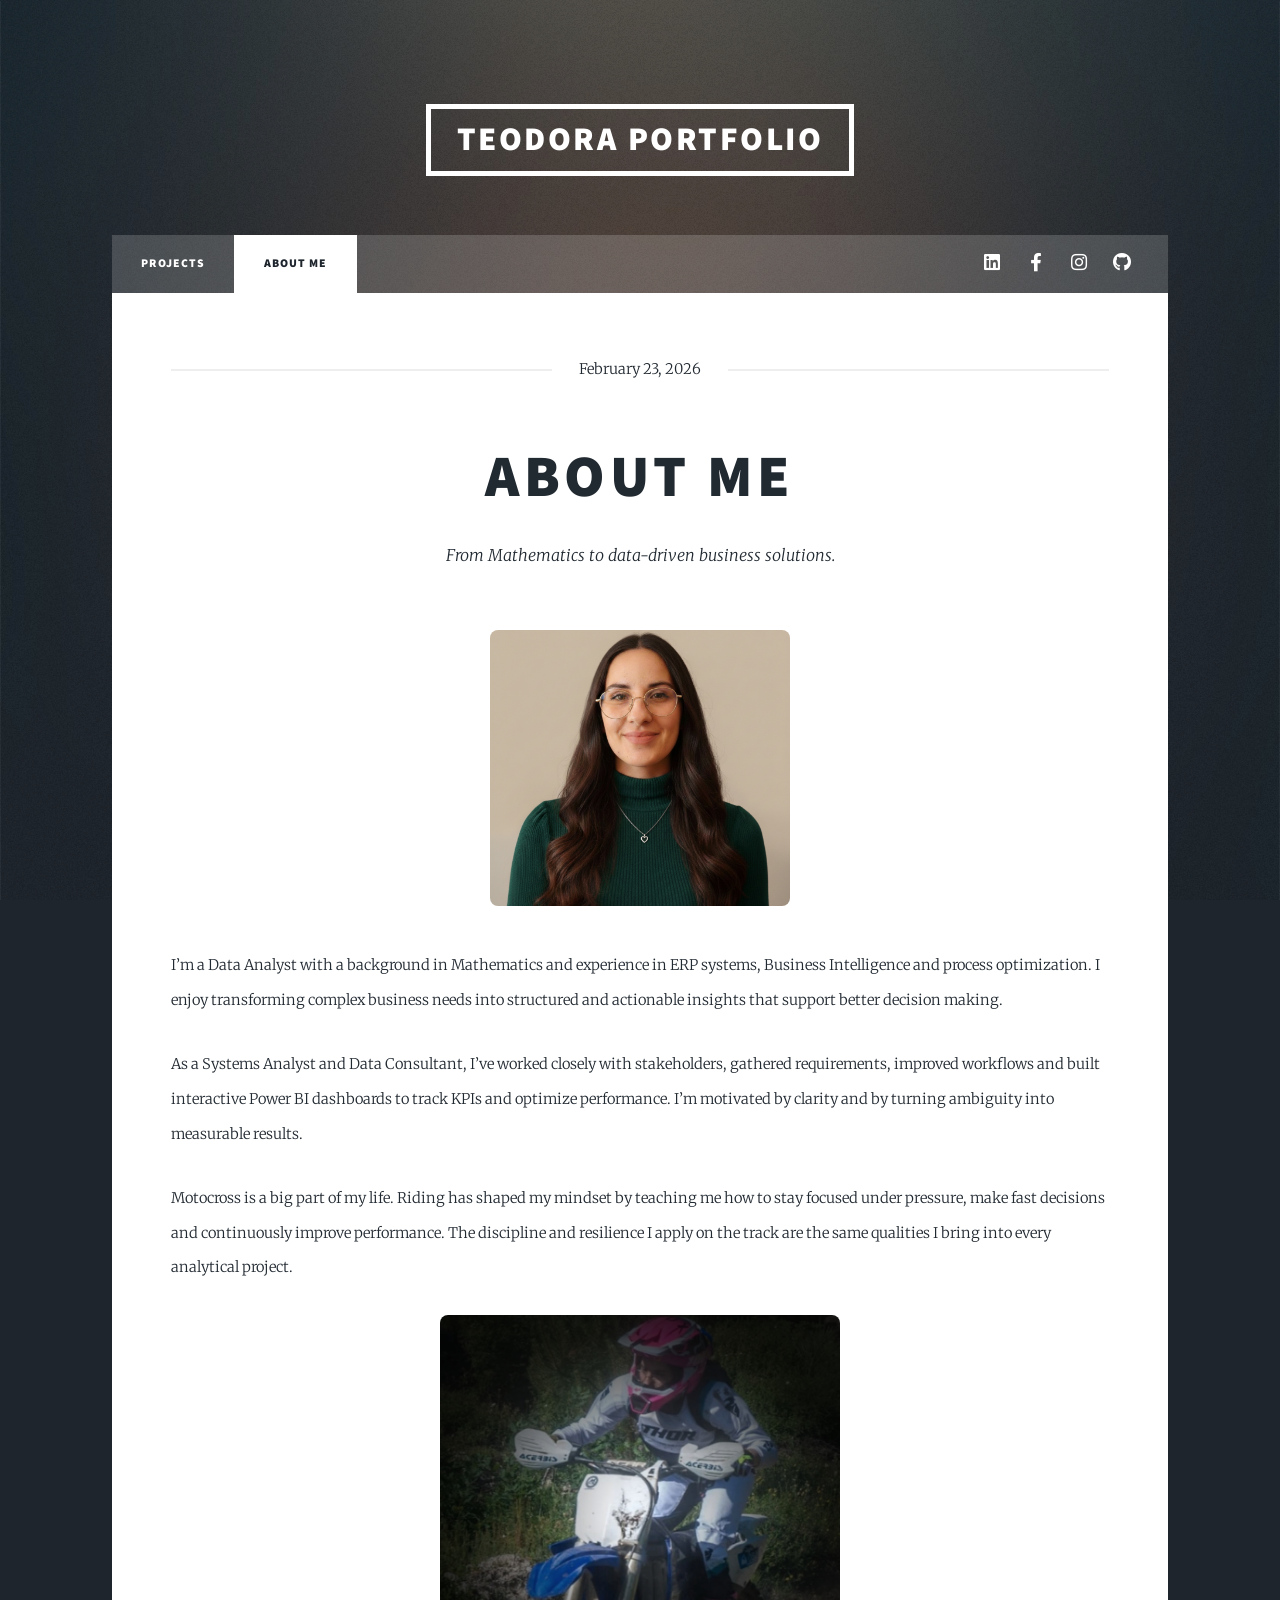
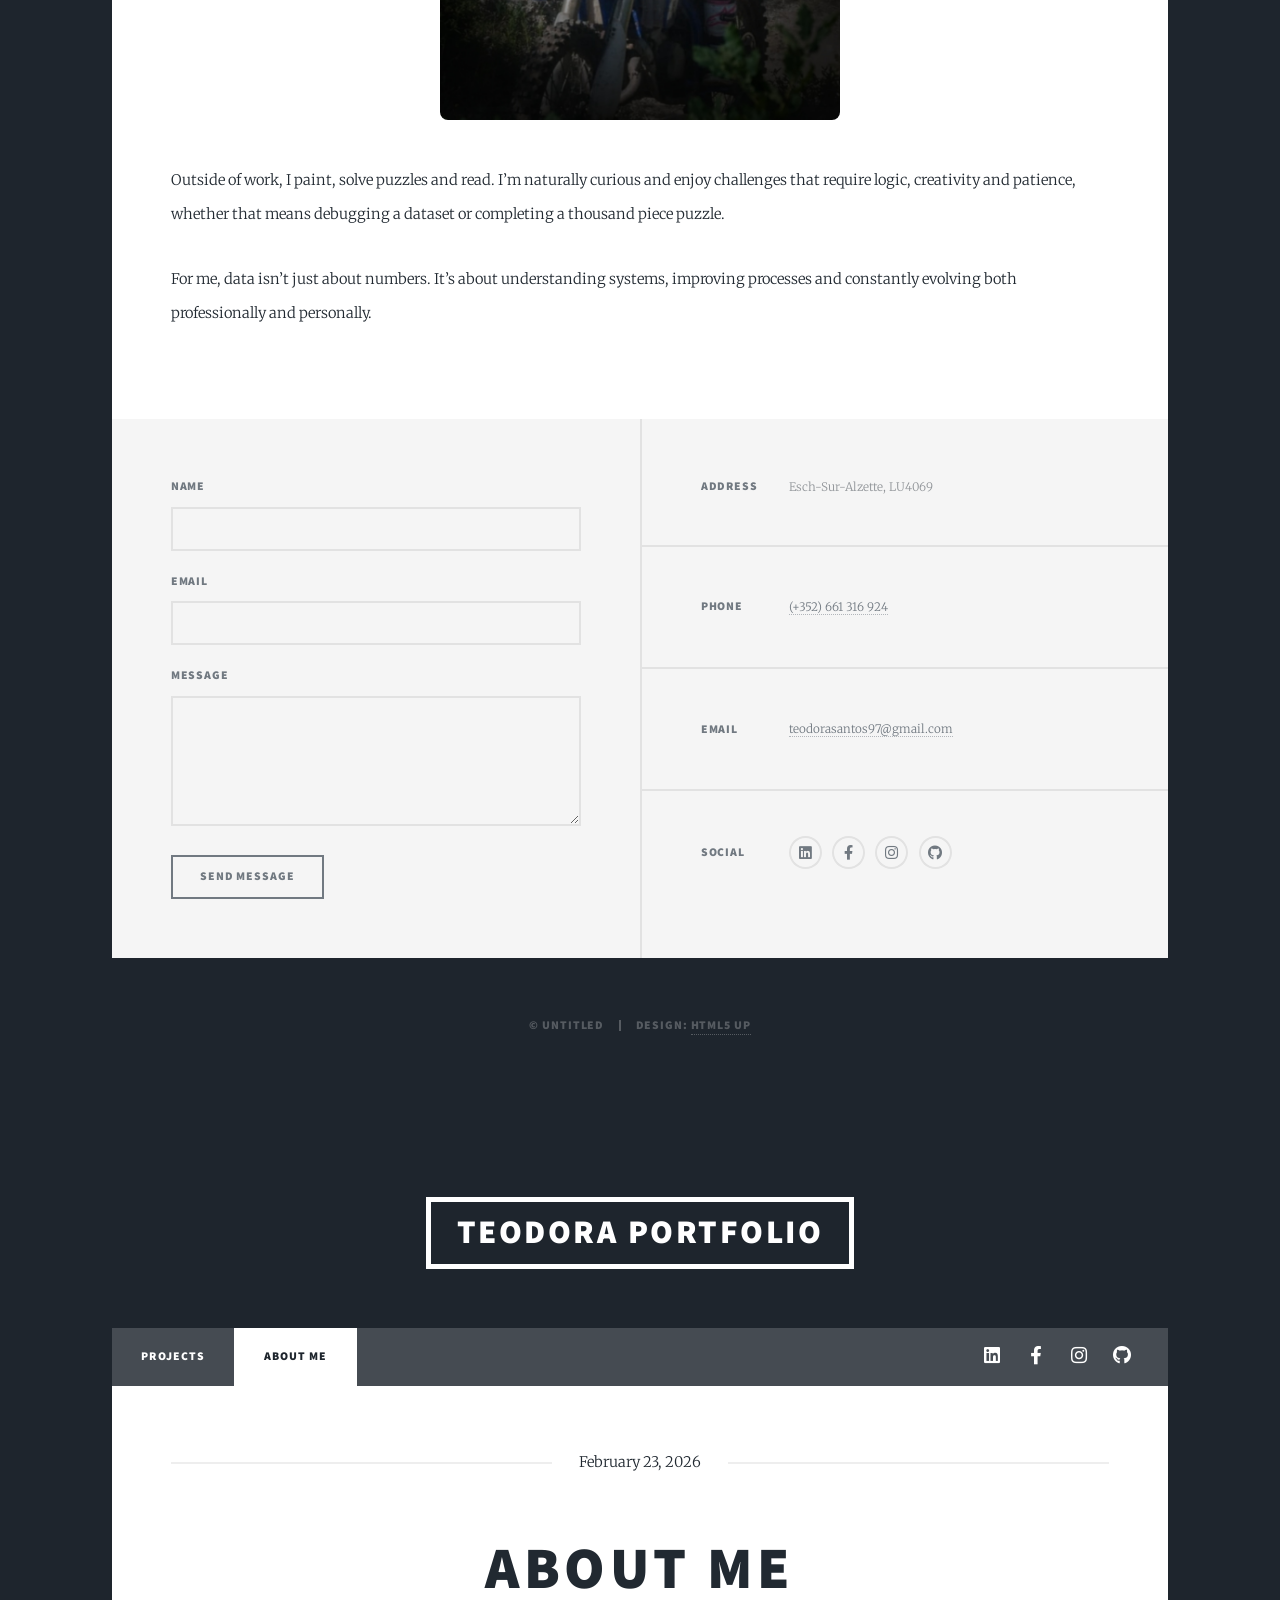
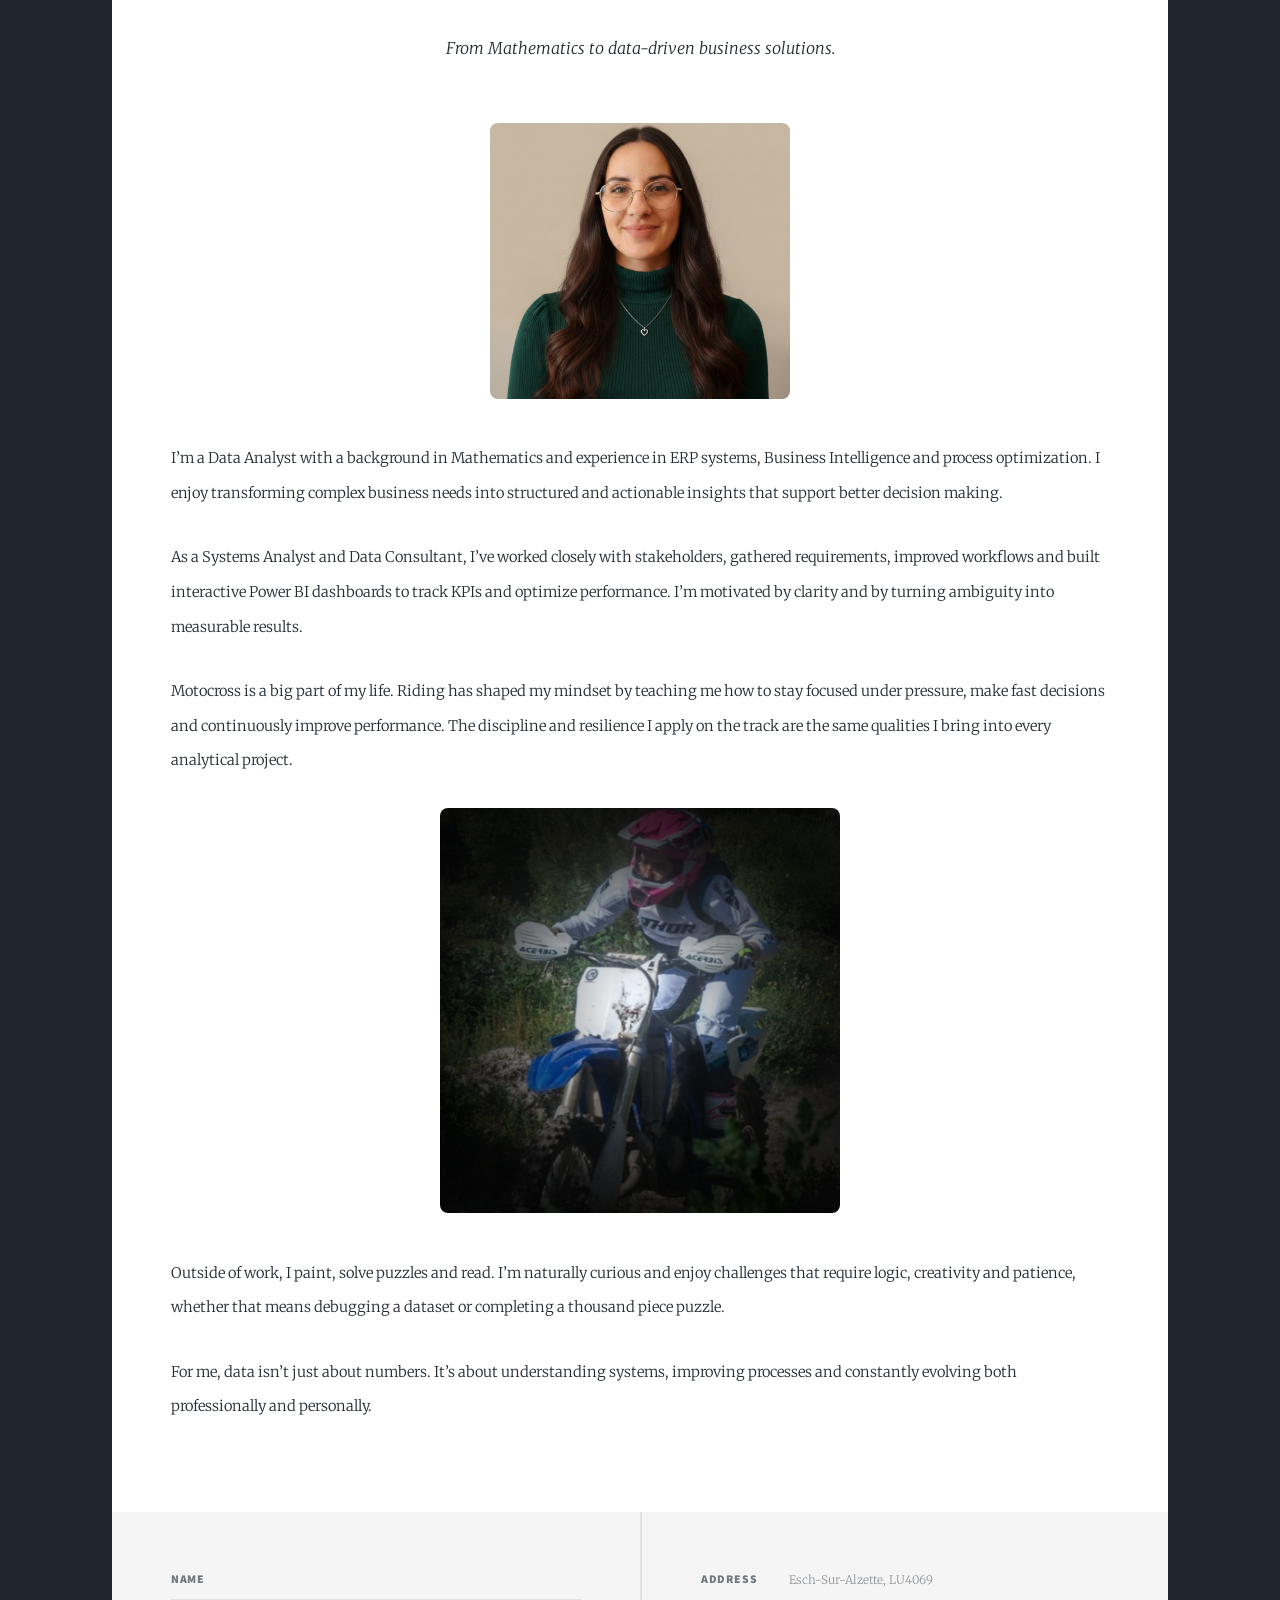
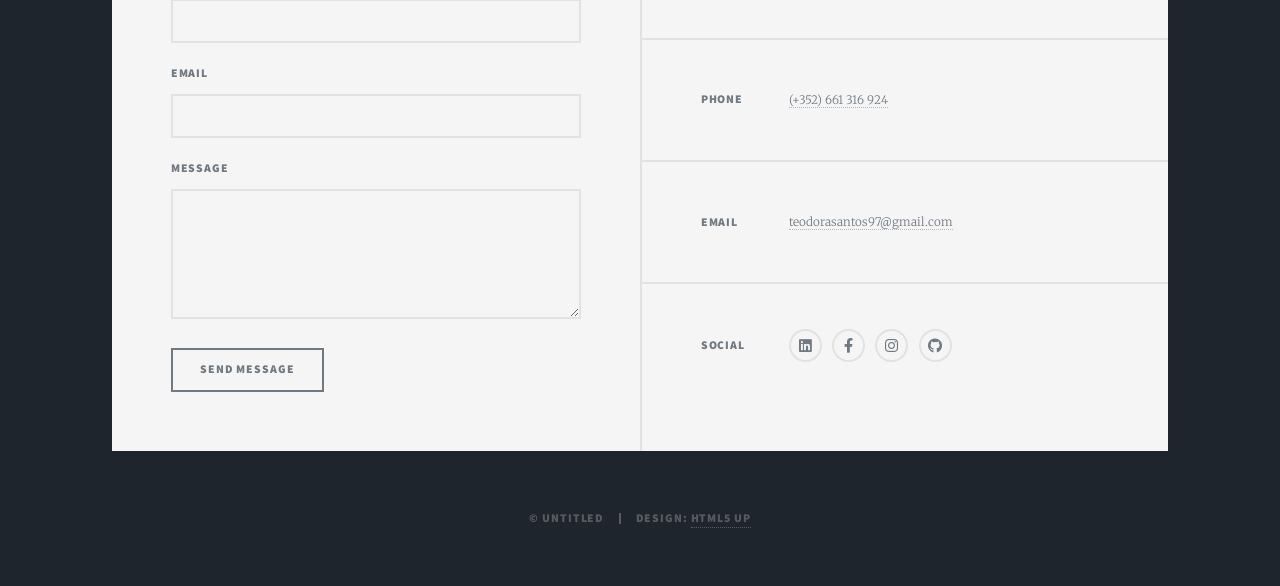
<file: generic.html>
<!DOCTYPE HTML>
<!--
	Massively by HTML5 UP
	html5up.net | @ajlkn
	Free for personal and commercial use under the CCA 3.0 license (html5up.net/license)
-->
<html>
	<head>
		<title>Generic Page - Massively by HTML5 UP</title>
		<meta charset="utf-8" />
		<meta name="viewport" content="width=device-width, initial-scale=1, user-scalable=no" />
		<link rel="stylesheet" href="assets/css/main.css" />
		<noscript><link rel="stylesheet" href="assets/css/noscript.css" /></noscript>
	</head>
	<body class="is-preload">

		<!-- Wrapper -->
			<div id="wrapper">

				<!-- Header -->
					<header id="header">
						<a href="index.html" class="logo">Teodora Portfolio</a>
					</header>

				<!-- Nav -->
					<nav id="nav">
						<ul class="links">
							<li><a href="index.html">Projects</a></li>
							<li class="active"><a href="generic.html">About Me</a></li>
						</ul>
						<ul class="icons">
							<li><a href="https://www.linkedin.com/in/teodora-santos-589369266" class="icon brands alt fa-linkedin"><span class="label">LinkedIn</span></a></li>
							<li><a href="https://www.facebook.com/dora.santos.5832343" class="icon brands alt fa-facebook-f"><span class="label">Facebook</span></a></li>
							<li><a href="https://www.instagram.com/theodora_santos" class="icon brands alt fa-instagram"><span class="label">Instagram</span></a></li>
							<li><a href="https://github.com/teodorasantos97-DA" class="icon brands alt fa-github"><span class="label">GitHub</span></a></li>
						</ul>
					</nav>

				<!-- Main -->
					<div id="main">

						<!-- Post -->
							<section class="post">
								<header class="major">
									<span class="date">February 23, 2026</span>
									<h1>About Me<br />
									</h1>
									<p>From Mathematics to data-driven business solutions.</p>
								</header>
								<div style="text-align:center; margin: 2rem 0;">
									<img src="images/teodora.jpg" alt="" style="width: 300px; border-radius: 8px;" />
								</div>
								</p>I’m a Data Analyst with a background in Mathematics and experience in ERP systems, Business Intelligence and process optimization. I enjoy transforming complex business needs into structured and actionable insights that support better decision making.</p>
								</p>As a Systems Analyst and Data Consultant, I’ve worked closely with stakeholders, gathered requirements, improved workflows and built interactive Power BI dashboards to track KPIs and optimize performance. I’m motivated by clarity and by turning ambiguity into measurable results.</p>
								</p>Motocross is a big part of my life. Riding has shaped my mindset by teaching me how to stay focused under pressure, make fast decisions and continuously improve performance. The discipline and resilience I apply on the track are the same qualities I bring into every analytical project.</p>
								<div style="text-align:center; margin: 2rem 0;">
									<img src="images/motocross.jpg" alt="" style="width: 400px; border-radius: 8px;" />
								</div>
								</p>Outside of work, I paint, solve puzzles and read. I’m naturally curious and enjoy challenges that require logic, creativity and patience, whether that means debugging a dataset or completing a thousand piece puzzle.</p>
								</p>For me, data isn’t just about numbers. It’s about understanding systems, improving processes and constantly evolving both professionally and personally.</p>

							</section>

					</div>

				<!-- Footer -->
					<footer id="footer">
						<section>
							<form method="post" action="#">
								<div class="fields">
									<div class="field">
										<label for="name">Name</label>
										<input type="text" name="name" id="name" />
									</div>
									<div class="field">
										<label for="email">Email</label>
										<input type="text" name="email" id="email" />
									</div>
									<div class="field">
										<label for="message">Message</label>
										<textarea name="message" id="message" rows="3"></textarea>
									</div>
								</div>
								<ul class="actions">
									<li><input type="submit" value="Send Message" /></li>
								</ul>
							</form>
						</section>
						<section class="split contact">
							<section class="alt">
								<h3>Address</h3>
								<p>Esch-Sur-Alzette, LU4069</p>
							</section>
							<section>
								<h3>Phone</h3>
								<p><a href="#">(+352) 661 316 924</a></p>
							</section>
							<section>
								<h3>Email</h3>
								<p><a href="#">teodorasantos97@gmail.com</a></p>
							</section>
							<section>
								<h3>Social</h3>
								<ul class="icons alt">
									<li><a href="https://www.linkedin.com/in/teodora-santos-589369266" class="icon brands alt fa-linkedin"><span class="label">LinkedIn</span></a></li>
									<li><a href="https://www.facebook.com/dora.santos.5832343" class="icon brands alt fa-facebook-f"><span class="label">Facebook</span></a></li>
									<li><a href="https://www.instagram.com/theodora_santos" class="icon brands alt fa-instagram"><span class="label">Instagram</span></a></li>
									<li><a href="https://github.com/teodorasantos97-DA" class="icon brands alt fa-github"><span class="label">GitHub</span></a></li>
								</ul>
							</section>
						</section>
					</footer>

				<!-- Copyright -->
					<div id="copyright">
						<ul><li>&copy; Untitled</li><li>Design: <a href="https://html5up.net">HTML5 UP</a></li></ul>
					</div>

			</div>

		<!-- Scripts -->
			<script src="assets/js/jquery.min.js"></script>
			<script src="assets/js/jquery.scrollex.min.js"></script>
			<script src="assets/js/jquery.scrolly.min.js"></script>
			<script src="assets/js/browser.min.js"></script>
			<script src="assets/js/breakpoints.min.js"></script>
			<script src="assets/js/util.js"></script>
			<script src="assets/js/main.js"></script>

	</body>
</html>
<!DOCTYPE HTML>
<!--
	Massively by HTML5 UP
	html5up.net | @ajlkn
	Free for personal and commercial use under the CCA 3.0 license (html5up.net/license)
-->
<html>
	<head>
		<title>Generic Page - Massively by HTML5 UP</title>
		<meta charset="utf-8" />
		<meta name="viewport" content="width=device-width, initial-scale=1, user-scalable=no" />
		<link rel="stylesheet" href="assets/css/main.css" />
		<noscript><link rel="stylesheet" href="assets/css/noscript.css" /></noscript>
	</head>
	<body class="is-preload">

		<!-- Wrapper -->
			<div id="wrapper">

				<!-- Header -->
					<header id="header">
						<a href="index.html" class="logo">Teodora Portfolio</a>
					</header>

				<!-- Nav -->
					<nav id="nav">
						<ul class="links">
							<li><a href="index.html">Projects</a></li>
							<li class="active"><a href="generic.html">About Me</a></li>
						</ul>
						<ul class="icons">
							<li><a href="https://www.linkedin.com/in/teodora-santos-589369266" class="icon brands alt fa-linkedin"><span class="label">LinkedIn</span></a></li>
							<li><a href="https://www.facebook.com/dora.santos.5832343" class="icon brands alt fa-facebook-f"><span class="label">Facebook</span></a></li>
							<li><a href="https://www.instagram.com/theodora_santos" class="icon brands alt fa-instagram"><span class="label">Instagram</span></a></li>
							<li><a href="https://github.com/teodorasantos97-DA" class="icon brands alt fa-github"><span class="label">GitHub</span></a></li>
						</ul>
					</nav>

				<!-- Main -->
					<div id="main">

						<!-- Post -->
							<section class="post">
								<header class="major">
									<span class="date">February 23, 2026</span>
									<h1>About Me<br />
									</h1>
									<p>From Mathematics to data-driven business solutions.</p>
								</header>
								<div style="text-align:center; margin: 2rem 0;">
									<img src="images/teodora.jpg" alt="" style="width: 300px; border-radius: 8px;" />
								</div>
								</p>I’m a Data Analyst with a background in Mathematics and experience in ERP systems, Business Intelligence and process optimization. I enjoy transforming complex business needs into structured and actionable insights that support better decision making.</p>
								</p>As a Systems Analyst and Data Consultant, I’ve worked closely with stakeholders, gathered requirements, improved workflows and built interactive Power BI dashboards to track KPIs and optimize performance. I’m motivated by clarity and by turning ambiguity into measurable results.</p>
								</p>Motocross is a big part of my life. Riding has shaped my mindset by teaching me how to stay focused under pressure, make fast decisions and continuously improve performance. The discipline and resilience I apply on the track are the same qualities I bring into every analytical project.</p>
								<div style="text-align:center; margin: 2rem 0;">
									<img src="images/motocross.jpg" alt="" style="width: 400px; border-radius: 8px;" />
								</div>
								</p>Outside of work, I paint, solve puzzles and read. I’m naturally curious and enjoy challenges that require logic, creativity and patience, whether that means debugging a dataset or completing a thousand piece puzzle.</p>
								</p>For me, data isn’t just about numbers. It’s about understanding systems, improving processes and constantly evolving both professionally and personally.</p>

							</section>

					</div>

				<!-- Footer -->
					<footer id="footer">
						<section>
							<form method="post" action="#">
								<div class="fields">
									<div class="field">
										<label for="name">Name</label>
										<input type="text" name="name" id="name" />
									</div>
									<div class="field">
										<label for="email">Email</label>
										<input type="text" name="email" id="email" />
									</div>
									<div class="field">
										<label for="message">Message</label>
										<textarea name="message" id="message" rows="3"></textarea>
									</div>
								</div>
								<ul class="actions">
									<li><input type="submit" value="Send Message" /></li>
								</ul>
							</form>
						</section>
						<section class="split contact">
							<section class="alt">
								<h3>Address</h3>
								<p>Esch-Sur-Alzette, LU4069</p>
							</section>
							<section>
								<h3>Phone</h3>
								<p><a href="#">(+352) 661 316 924</a></p>
							</section>
							<section>
								<h3>Email</h3>
								<p><a href="#">teodorasantos97@gmail.com</a></p>
							</section>
							<section>
								<h3>Social</h3>
								<ul class="icons alt">
									<li><a href="https://www.linkedin.com/in/teodora-santos-589369266" class="icon brands alt fa-linkedin"><span class="label">LinkedIn</span></a></li>
									<li><a href="https://www.facebook.com/dora.santos.5832343" class="icon brands alt fa-facebook-f"><span class="label">Facebook</span></a></li>
									<li><a href="https://www.instagram.com/theodora_santos" class="icon brands alt fa-instagram"><span class="label">Instagram</span></a></li>
									<li><a href="https://github.com/teodorasantos97-DA" class="icon brands alt fa-github"><span class="label">GitHub</span></a></li>
								</ul>
							</section>
						</section>
					</footer>

				<!-- Copyright -->
					<div id="copyright">
						<ul><li>&copy; Untitled</li><li>Design: <a href="https://html5up.net">HTML5 UP</a></li></ul>
					</div>

			</div>

		<!-- Scripts -->
			<script src="assets/js/jquery.min.js"></script>
			<script src="assets/js/jquery.scrollex.min.js"></script>
			<script src="assets/js/jquery.scrolly.min.js"></script>
			<script src="assets/js/browser.min.js"></script>
			<script src="assets/js/breakpoints.min.js"></script>
			<script src="assets/js/util.js"></script>
			<script src="assets/js/main.js"></script>

	</body>
</html>
</file>
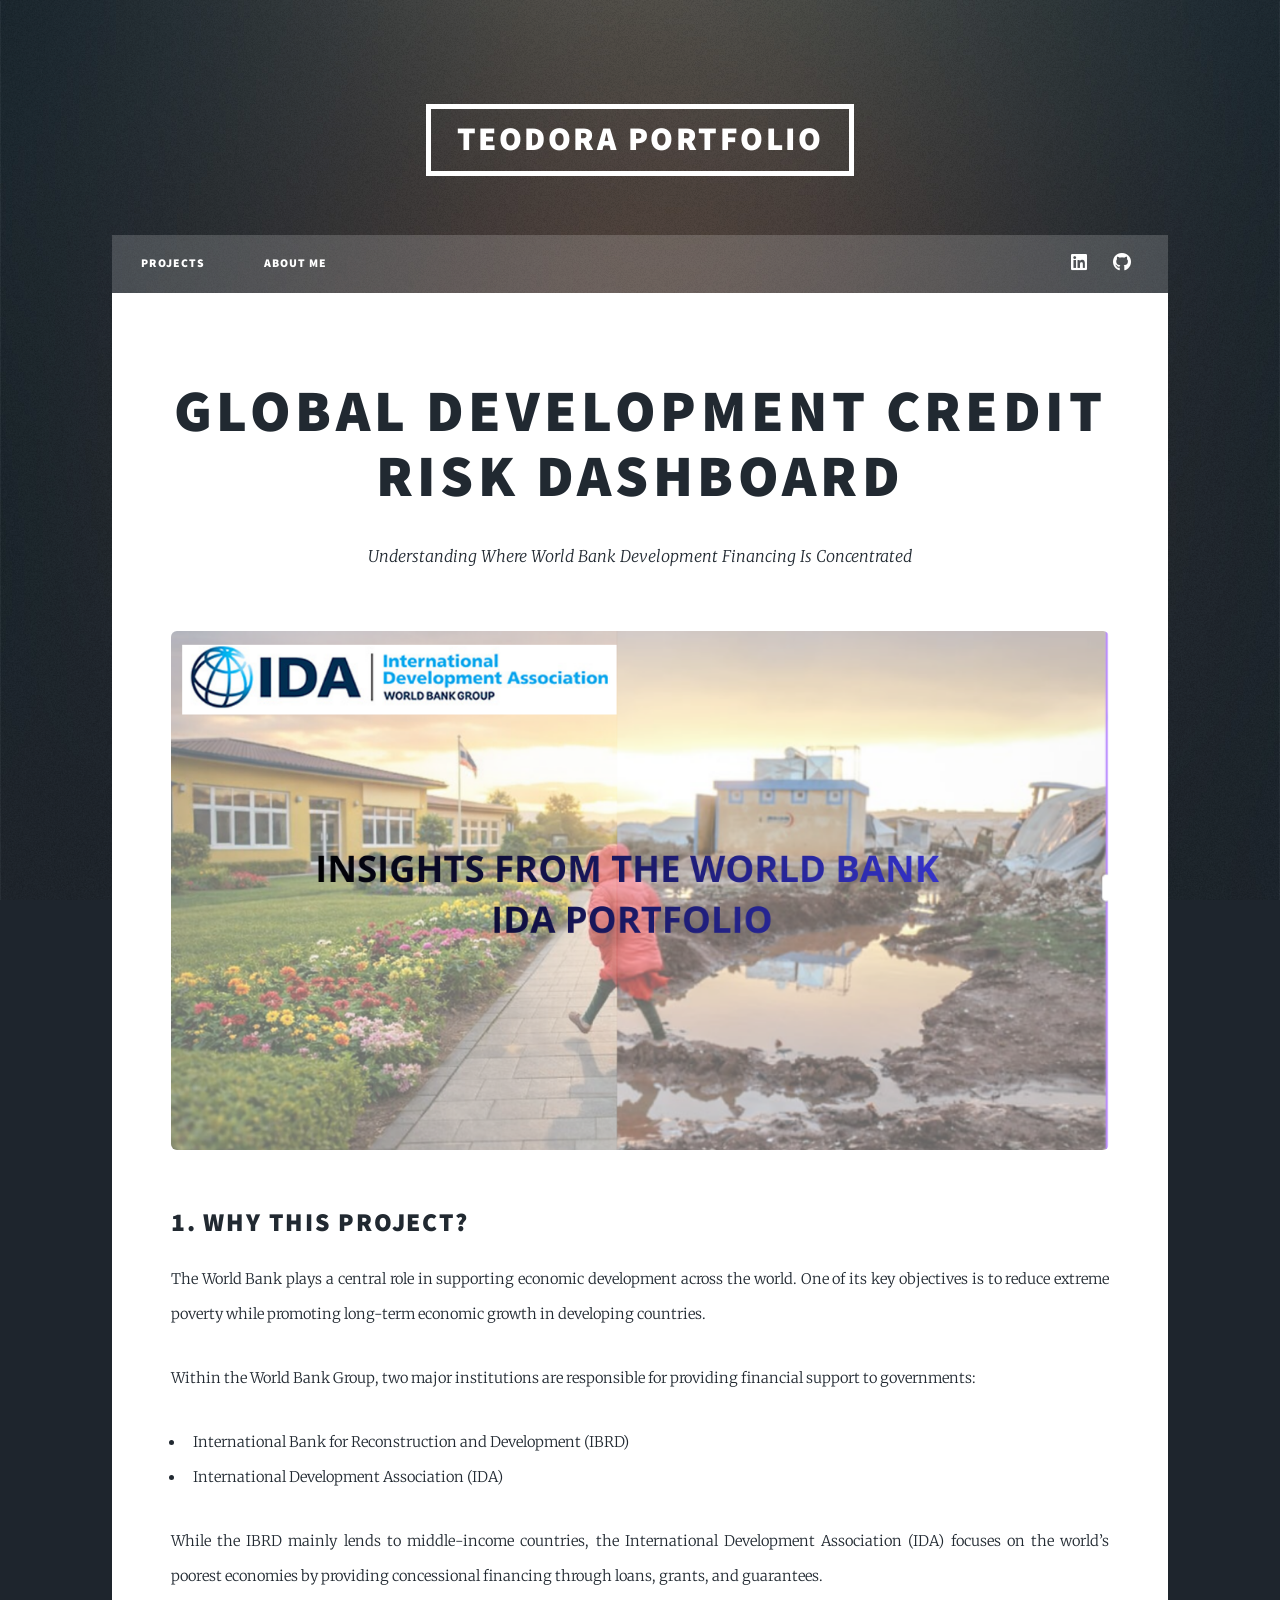
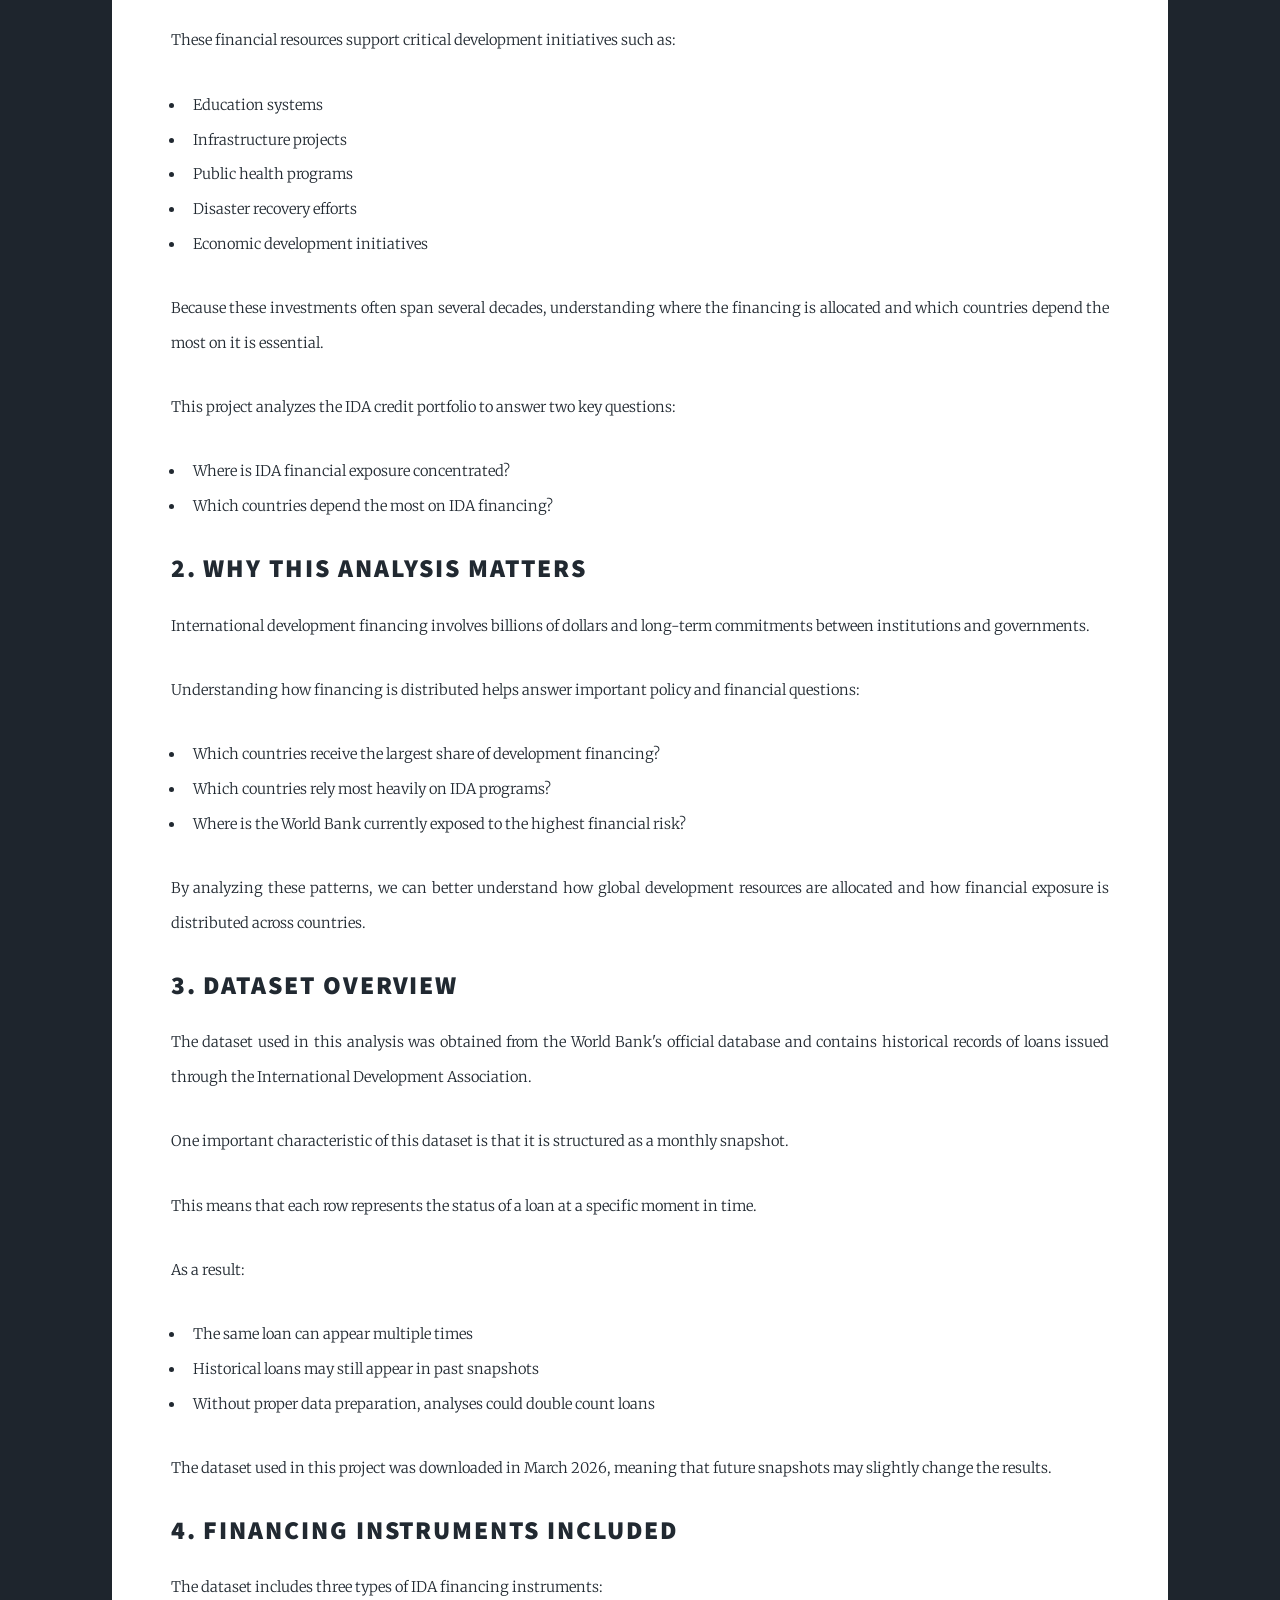
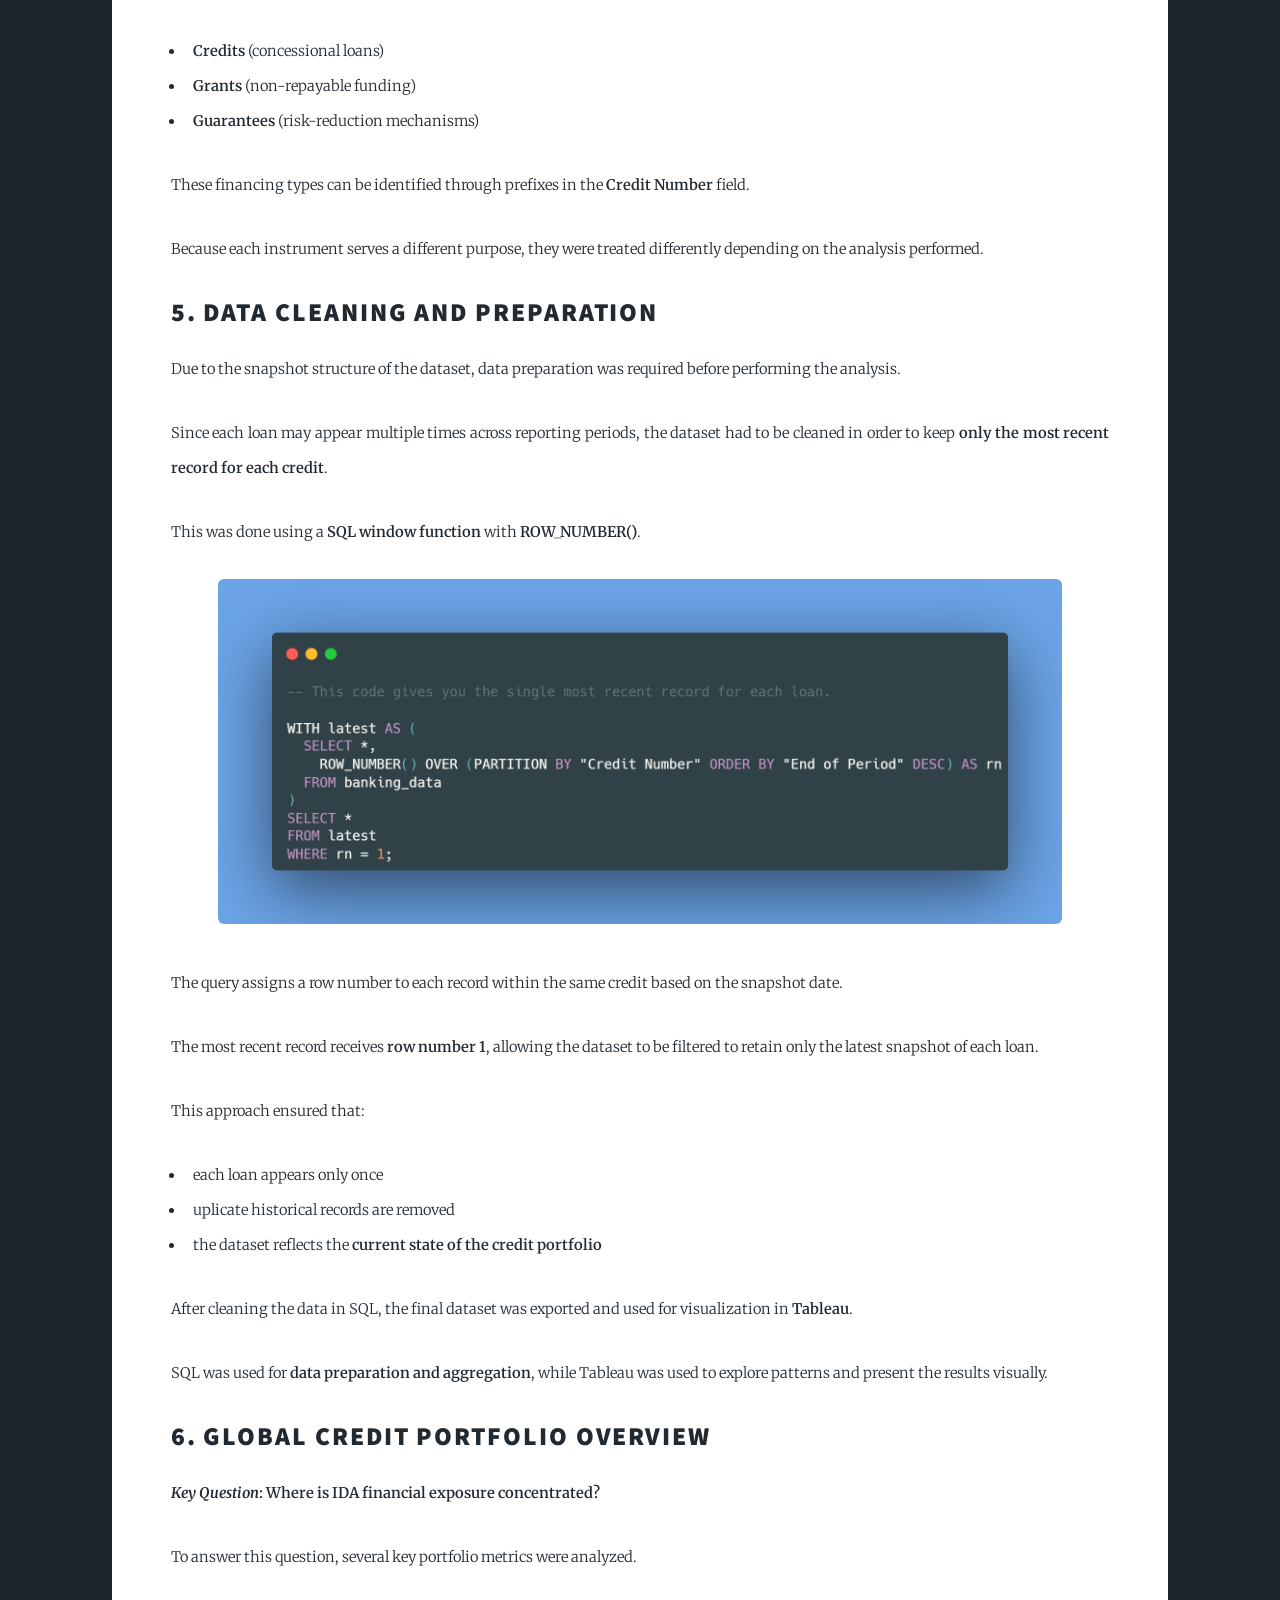
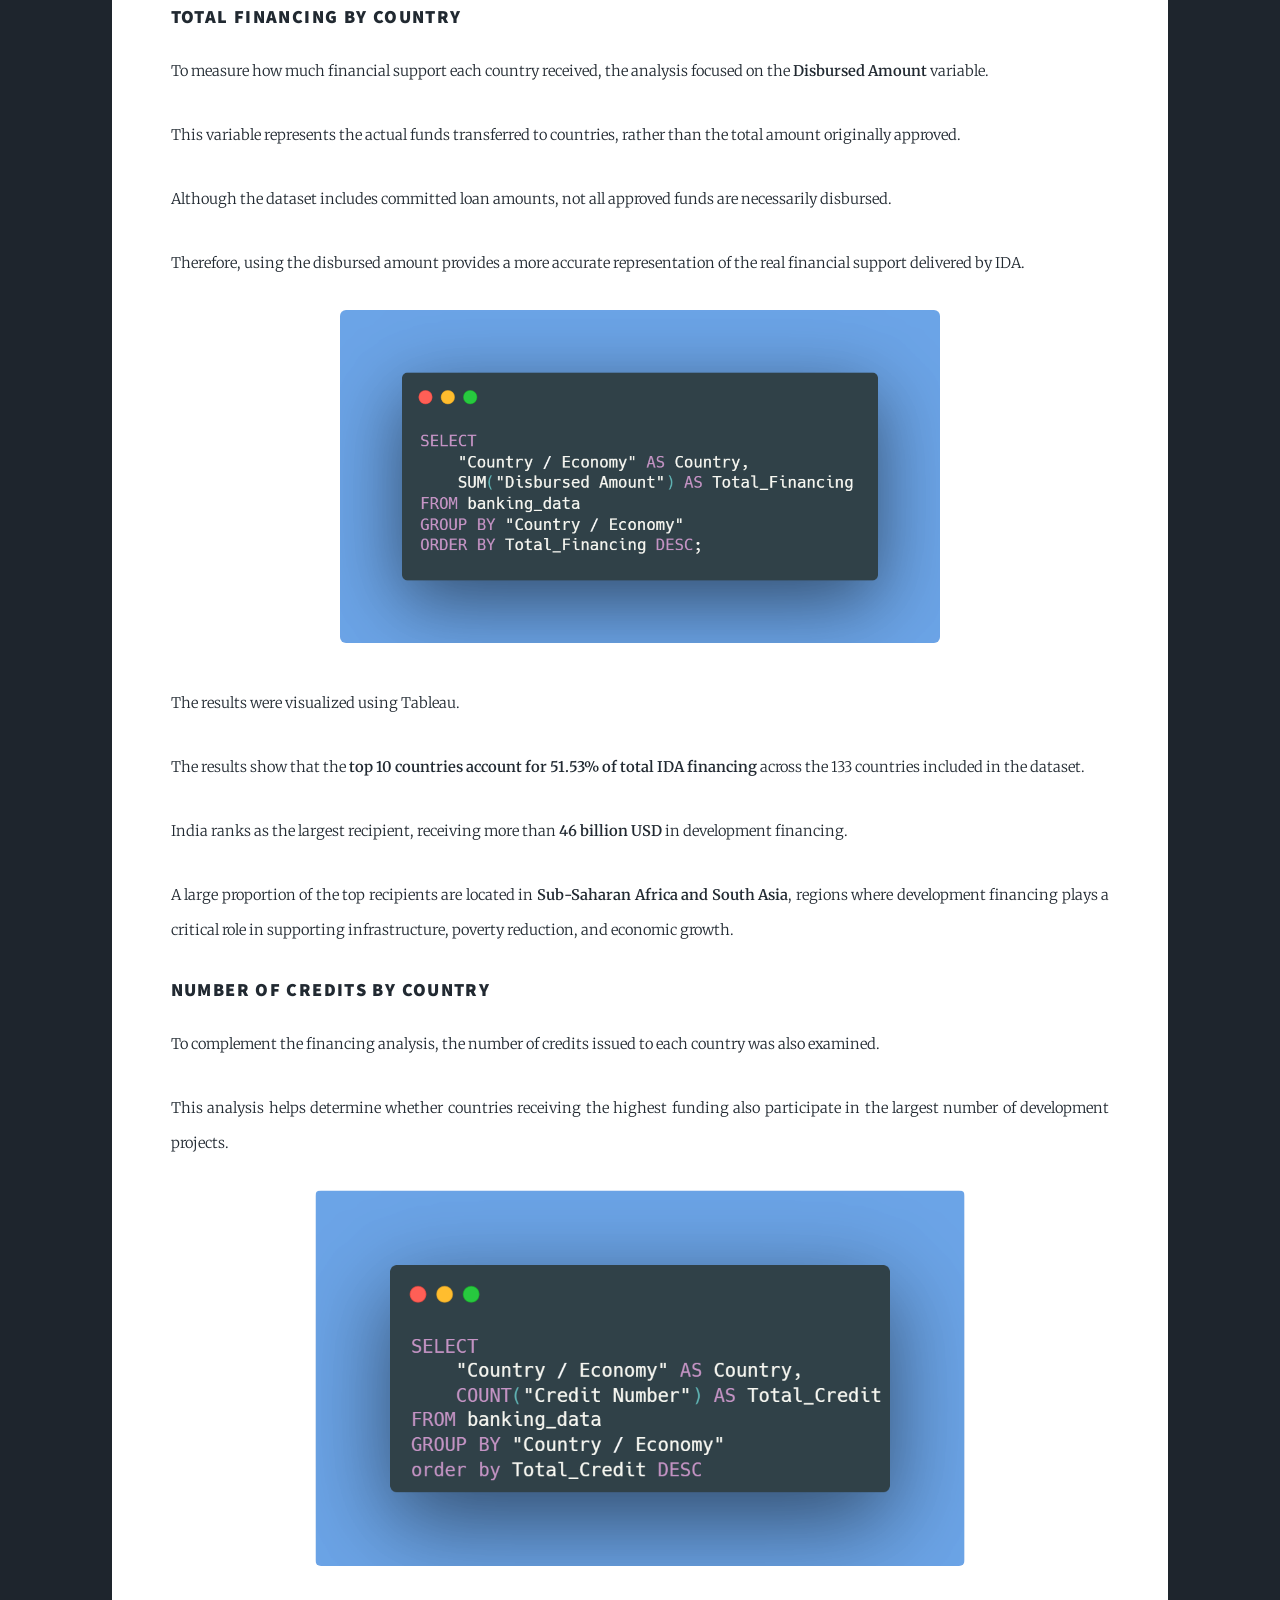
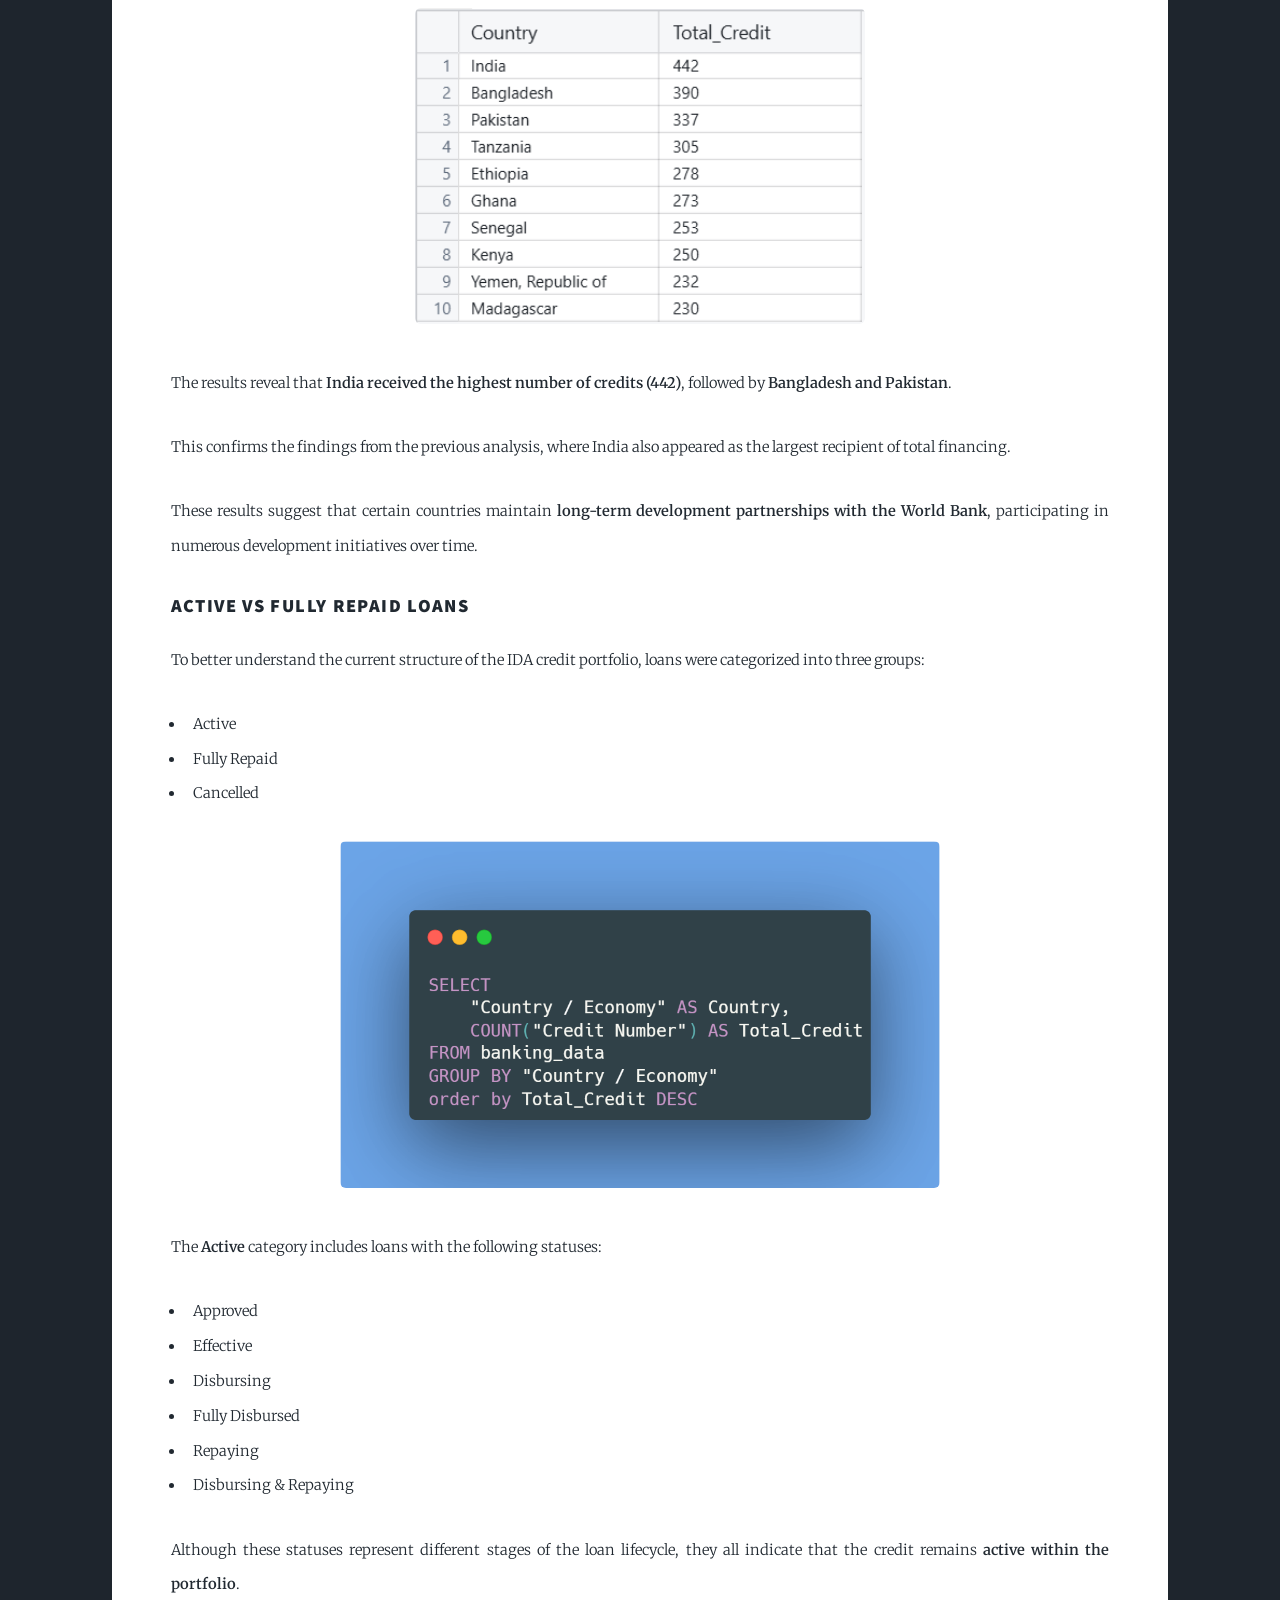
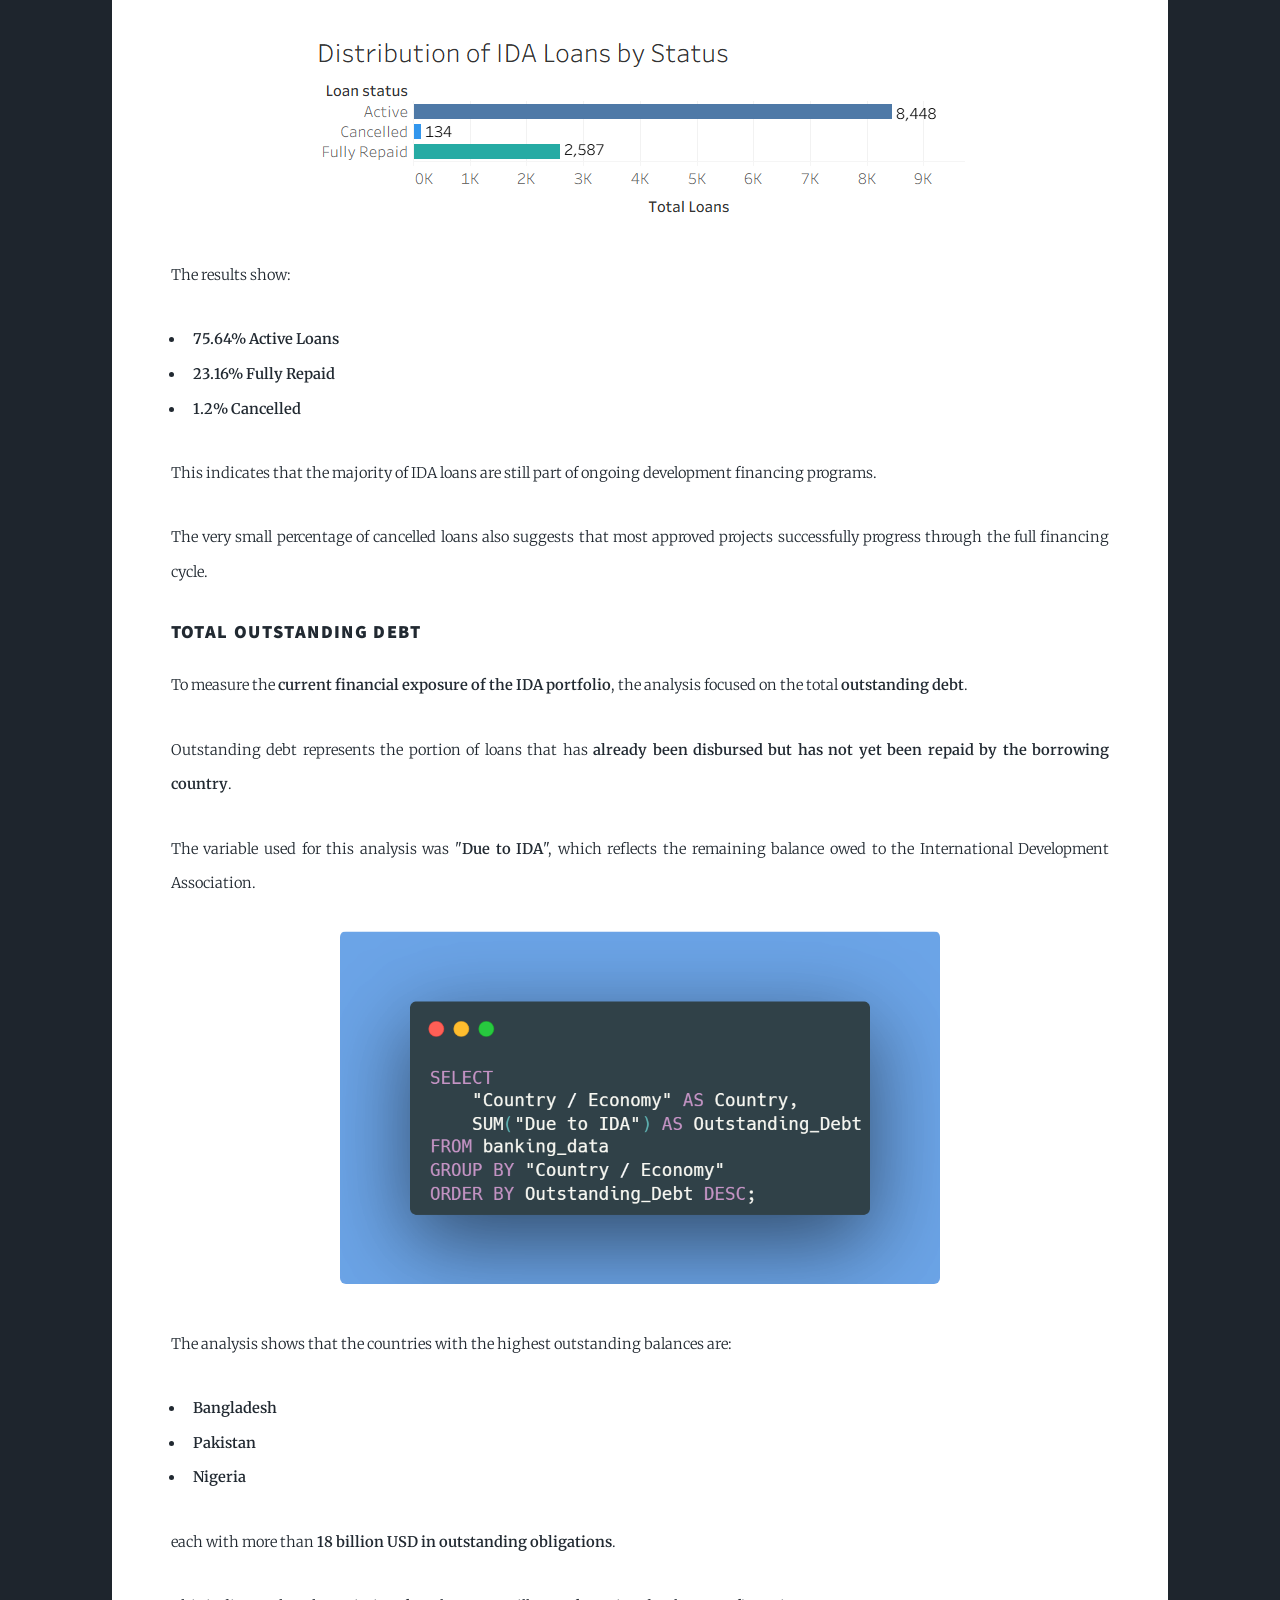
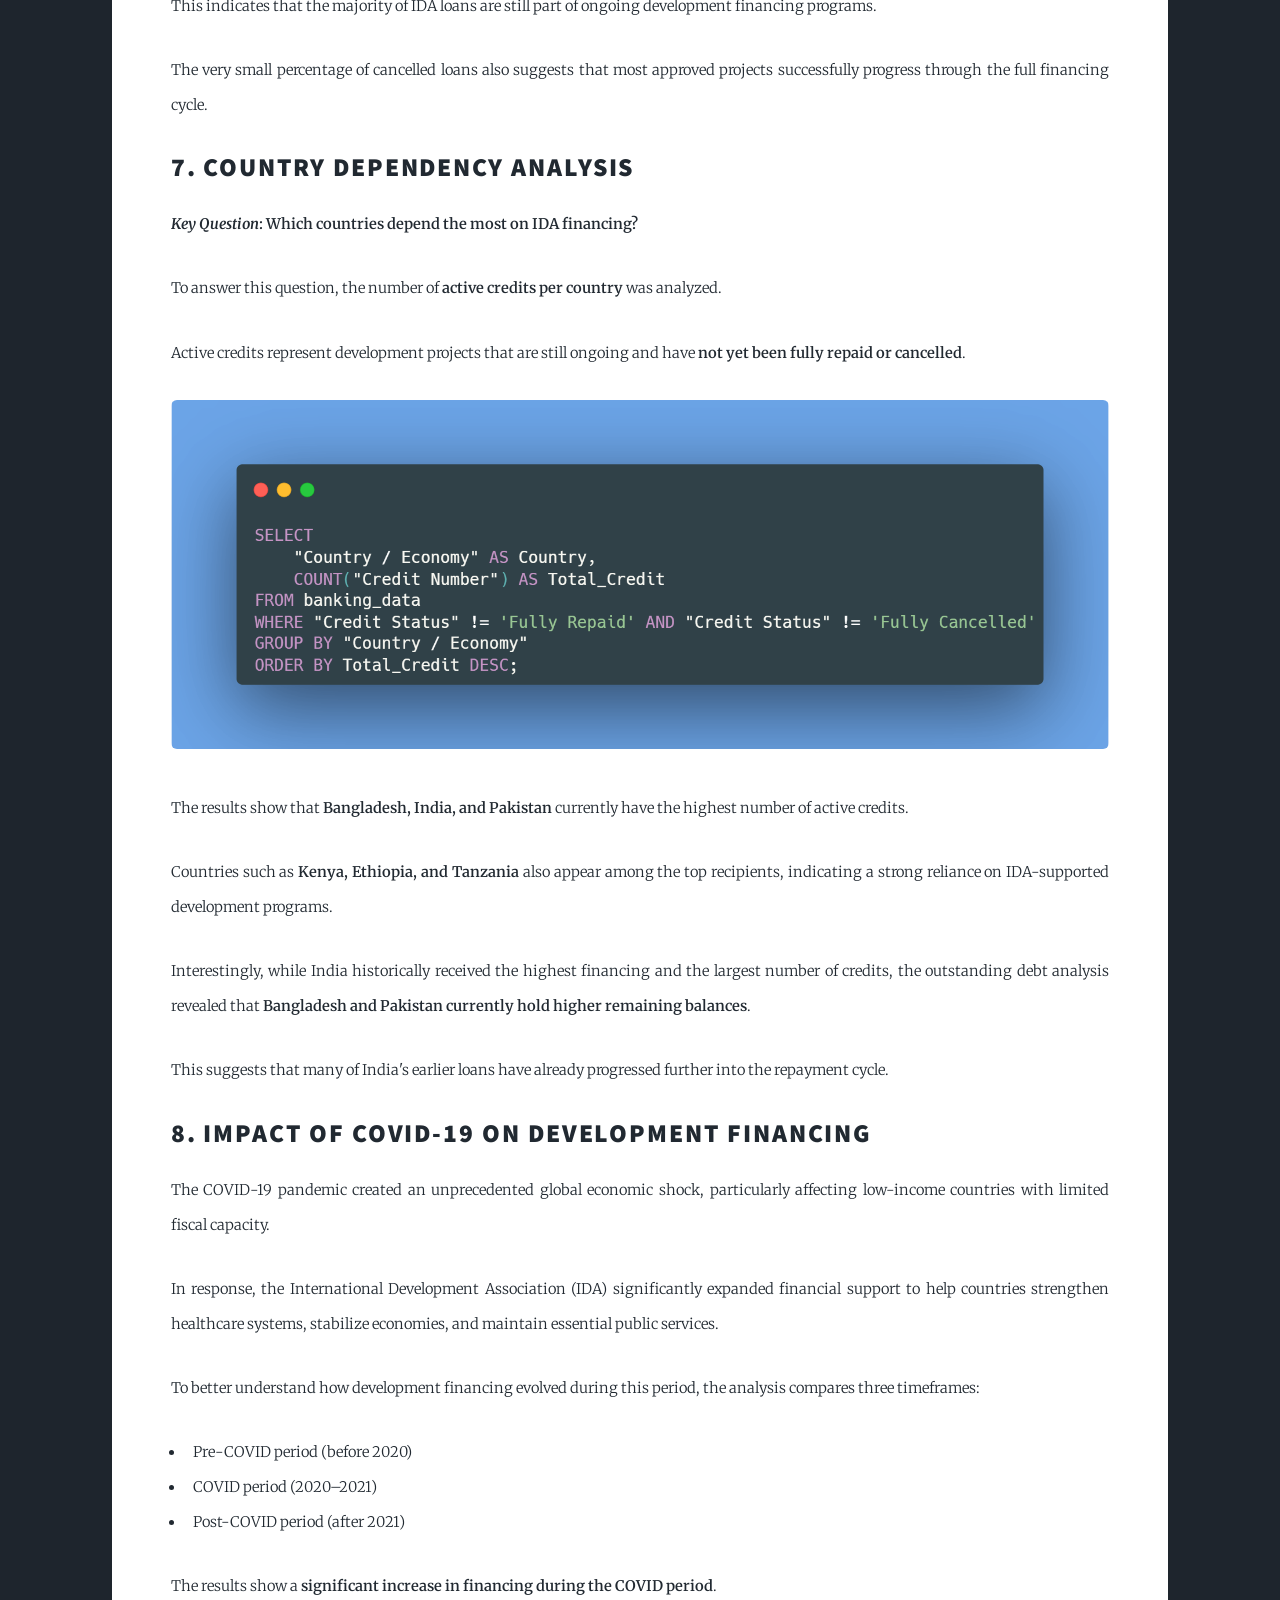
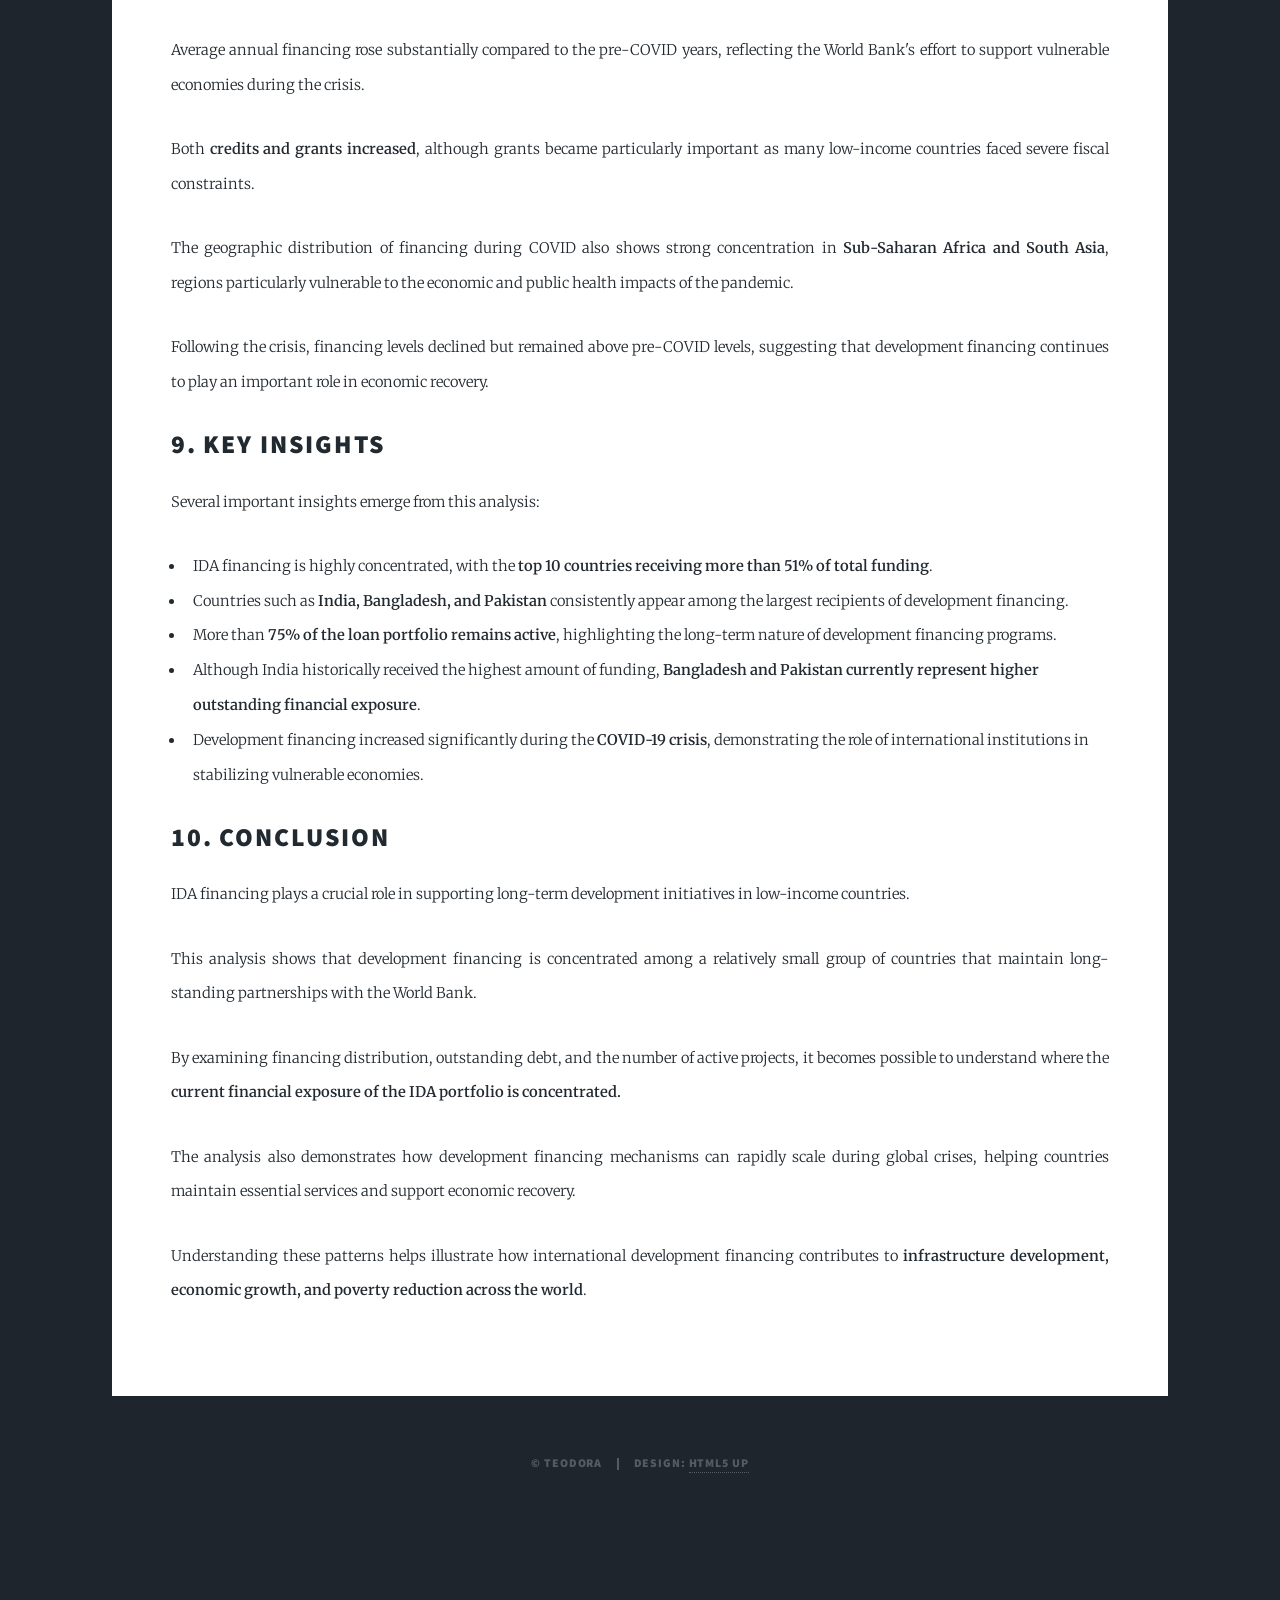
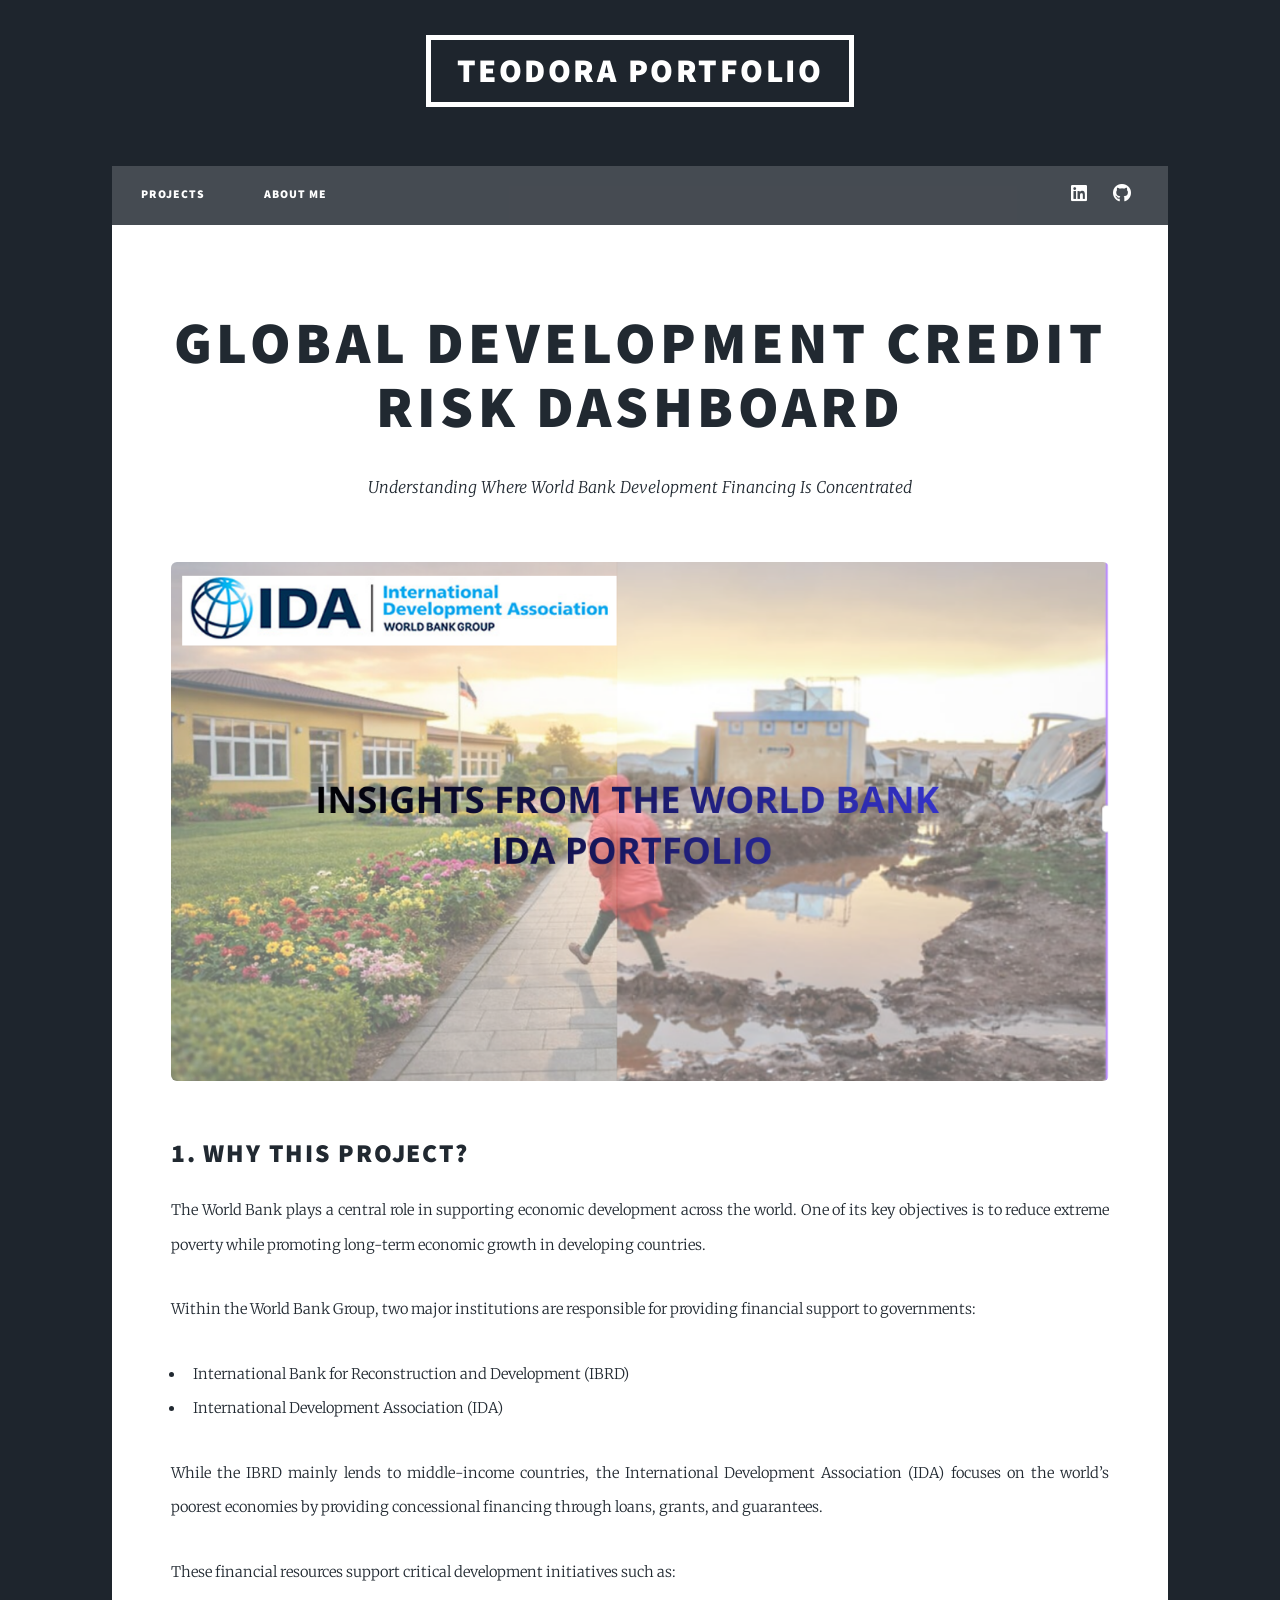
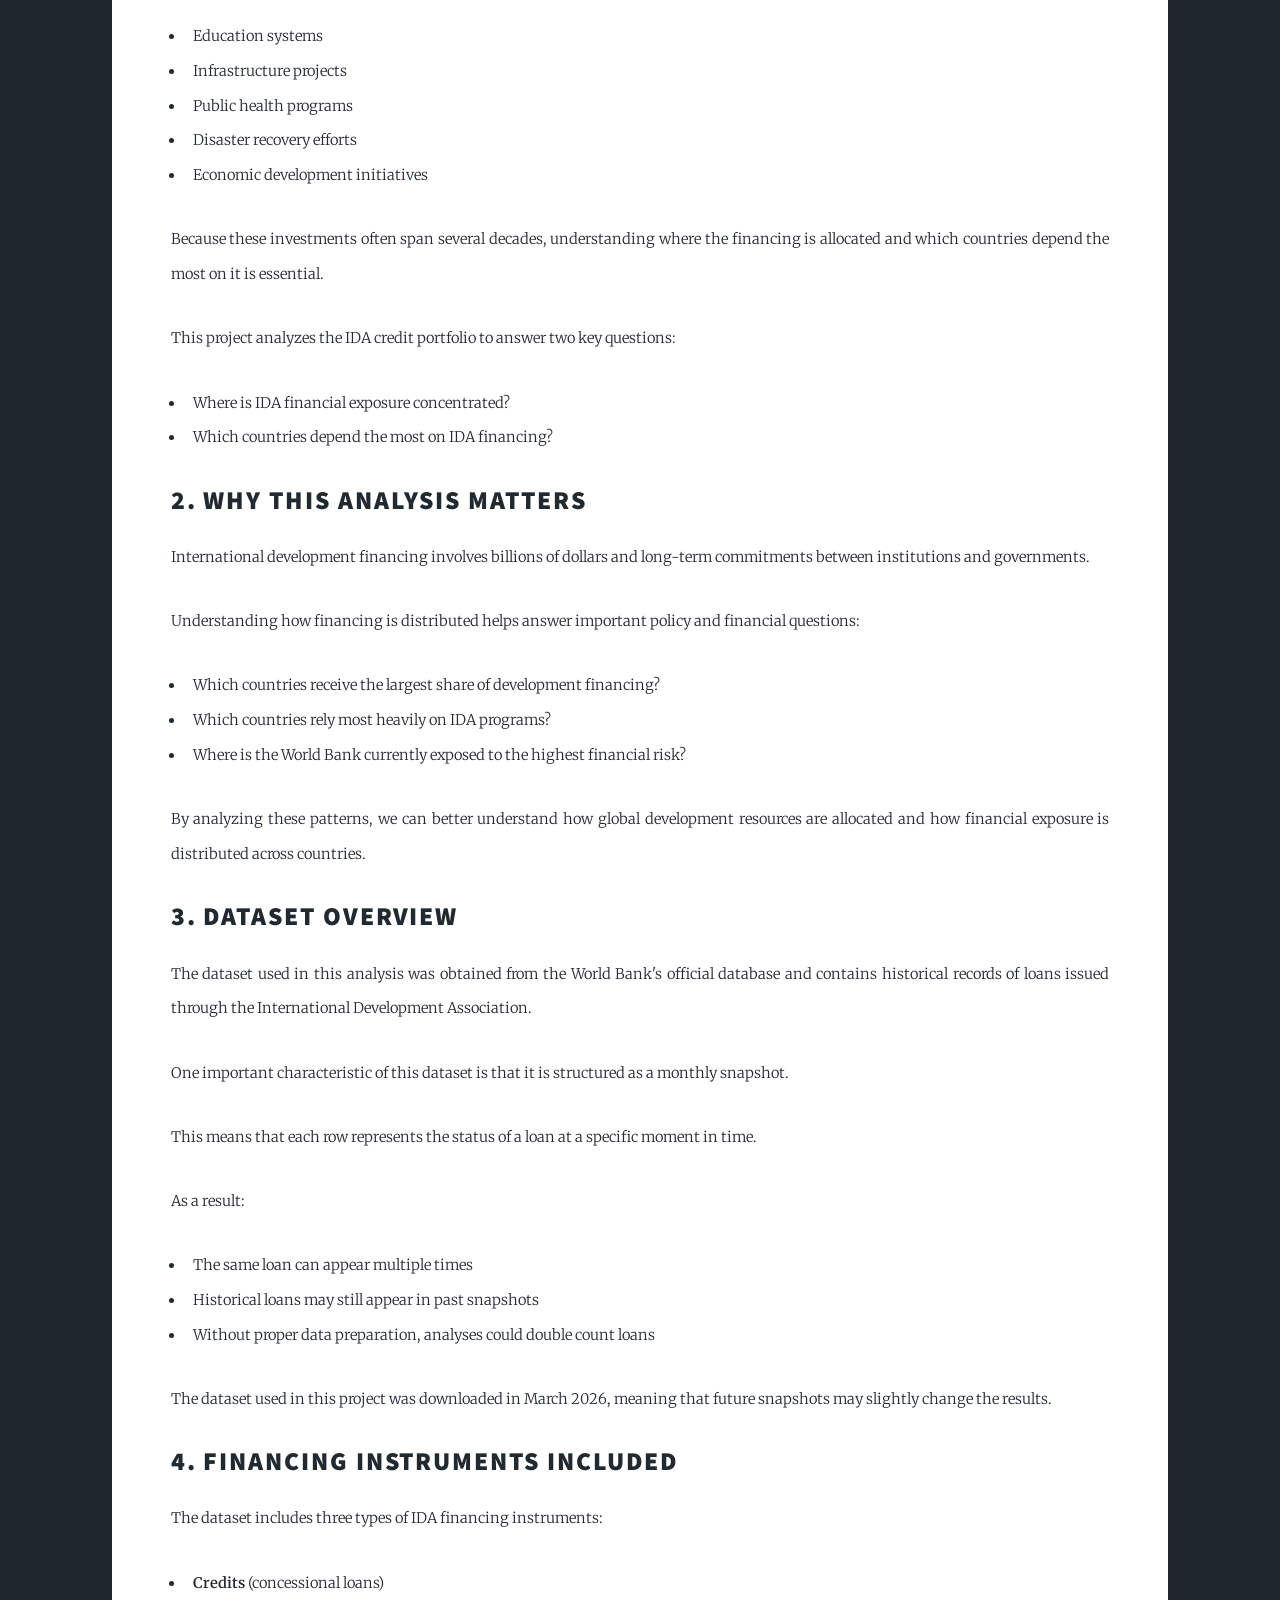
<file: sqlproject.html>
<!DOCTYPE HTML>
<html>
	<head>
		<title>Global Development Credit Risk Dashboard</title>
		<meta charset="utf-8" />
		<meta name="viewport" content="width=device-width, initial-scale=1, user-scalable=no" />
		<link rel="stylesheet" href="assets/css/main.css" />
		<noscript><link rel="stylesheet" href="assets/css/noscript.css" /></noscript>
	</head>

	<body class="is-preload">
		<div id="wrapper" class="fade-in">

			<!-- Header -->
			<header id="header">
				<a href="index.html" class="logo">Teodora Portfolio</a>
			</header>

			<!-- Nav -->
			<nav id="nav">
				<ul class="links">
					<li><a href="index.html">Projects</a></li>
					<li><a href="generic.html">About me</a></li>
				</ul>
				<ul class="icons">
					<li><a href="https://www.linkedin.com/in/teodora-santos-589369266" class="icon brands alt fa-linkedin"><span class="label">LinkedIn</span></a></li>
					<li><a href="https://github.com/teodorasantos97-DA" class="icon brands alt fa-github"><span class="label">GitHub</span></a></li>
				</ul>
			</nav>

			<!-- Main -->
			<div id="main">
				<section class="post">
					<header class="major">
						<h1>Global Development Credit Risk Dashboard</h1>
						<p>Understanding Where World Bank Development Financing Is Concentrated</p>
					</header>

					<!-- Cover Image -->
					<div style="text-align: center; margin-bottom: 3rem;">
						<img src="images/CoverImage.png" alt="Global Development Credit Risk Dashboard Cover"
							style="max-width: 100%; width: 100%; height: auto; border-radius: 6px;" />
					</div>

					<h2>1. Why This Project?</h2>
					<p>
						The World Bank plays a central role in supporting economic development across the world. One of its key objectives is to 
						reduce extreme poverty while promoting long-term economic growth in developing countries.
					</p>

					<p>
						Within the World Bank Group, two major institutions are responsible for providing financial support to governments:
					</p>

					<ul>
						<li>International Bank for Reconstruction and Development (IBRD)</li>
						<li>International Development Association (IDA)</li>
					</ul>

					<p>
						While the IBRD mainly lends to middle-income countries, the International Development Association (IDA) focuses on the 
						world’s poorest economies by providing concessional financing through loans, grants, and guarantees.
					</p>

					<p>
						These financial resources support critical development initiatives such as:
					</p>

					<ul>
						<li>Education systems</li>
						<li>Infrastructure projects</li>
						<li>Public health programs</li>
						<li>Disaster recovery efforts</li>
						<li>Economic development initiatives</li>
					</ul>

					<p>
						Because these investments often span several decades, understanding where the financing is allocated and which countries 
						depend the most on it is essential.
					</p>

					<p>
						This project analyzes the IDA credit portfolio to answer two key questions:
					</p>

					<ul>
						<li>Where is IDA financial exposure concentrated?</li>
						<li>Which countries depend the most on IDA financing?</li>
					</ul>

					<h2>2. Why This Analysis Matters</h2>
					<p>
						International development financing involves billions of dollars and long-term commitments between institutions and
						 governments.
					</p>
					<p>
						Understanding how financing is distributed helps answer important policy and financial questions:
					</p>
					<ul>
						<li>Which countries receive the largest share of development financing?</li>
						<li>Which countries rely most heavily on IDA programs?</li>
						<li>Where is the World Bank currently exposed to the highest financial risk?</li>
					</ul>
					<p>
						By analyzing these patterns, we can better understand how global development resources are allocated and how 
						financial exposure is distributed across countries.
					</p>

					<h2>3. Dataset Overview</h2>
					<p>
						The dataset used in this analysis was obtained from the World Bank's official database and contains historical records
						 of loans issued through the International Development Association.
					</p>
					<p>
						One important characteristic of this dataset is that it is structured as a monthly snapshot.
					</p>
					<p>
						This means that each row represents the status of a loan at a specific moment in time.
					</p>
					<p>
						As a result:
					</p>
					<ul>
						<li>The same loan can appear multiple times</li>
						<li>Historical loans may still appear in past snapshots</li>
						<li>Without proper data preparation, analyses could double count loans</li>
					</ul>
					<p>
						The dataset used in this project was downloaded in March 2026, meaning that future snapshots may slightly change 
						the results.
					</p>

					<h2>4. Financing Instruments Included</h2>
					<p>
						The dataset includes three types of IDA financing instruments:
					</p>
					<ul>
						<li><strong>Credits</strong> (concessional loans)</li>
						<li><strong>Grants</strong> (non-repayable funding)</li>
						<li><strong>Guarantees</strong> (risk-reduction mechanisms)</li>
					</ul>
					<p>
						These financing types can be identified through prefixes in the <strong>Credit Number</strong> field.
					</p>
					<p>
						Because each instrument serves a different purpose, they were treated differently depending on the analysis performed.
					</p>

					<h2>5. Data Cleaning and Preparation</h2>
					<p>
						Due to the snapshot structure of the dataset, data preparation was required before performing the analysis.
					</p>
					<p>
						Since each loan may appear multiple times across reporting periods, the dataset had to be cleaned in order to keep 
						<strong>only the most recent record for each credit</strong>.
					</p>
					<p>
						This was done using a <strong>SQL window function</strong> with <strong>ROW_NUMBER()</strong>.
					</p>

					<!-- 1 SQL image -->
					<div style="text-align: center; margin: 2rem 0;">
						<img src="images/carbon.png" alt="SQL data cleaning query"
							style="max-width: 100%; width: 90%; height: auto; border-radius: 6px;" />
					</div>
					<p>
						The query assigns a row number to each record within the same credit based on the snapshot date.
					</p>
					<p>
						The most recent record receives <strong>row number 1</strong>, allowing the dataset to be filtered to retain only the latest 
						snapshot of each loan.
					</p>
					<p>
						This approach ensured that:
					</p>
					<ul>
						<li>each loan appears only once</li>
						<li>uplicate historical records are removed</li>
						<li>the dataset reflects the <strong>current state of the credit portfolio</strong></li>
					</ul>
					<p>
						After cleaning the data in SQL, the final dataset was exported and used for visualization in <strong>Tableau</strong>.
					</p>
					<p>
						SQL was used for <strong>data preparation and aggregation</strong>, while Tableau was used to explore patterns and present the results 
						visually.
					</p>
			

					<h2>6. Global Credit Portfolio Overview</h2>
					<p>
						<strong><em>Key Question</em>: Where is IDA financial exposure concentrated?</strong>
					</p>
					<p>
						To answer this question, several key portfolio metrics were analyzed.
					</p>

					<h3>Total Financing by Country</h3>
					<p>
						To measure how much financial support each country received, the analysis focused on the <strong>Disbursed Amount</strong> variable. 
					</p>
					<p>
						This variable represents the actual funds transferred to countries, rather than the total amount originally approved.
					</p>
					<p>
						Although the dataset includes committed loan amounts, not all approved funds are necessarily disbursed.
					</p>
					<p>
						Therefore, using the disbursed amount provides a more accurate representation of the real financial support delivered by IDA.
					</p>

					<!-- sql image -->
					<div style="text-align: center; margin: 2rem 0;">
						<img src="images/carbon2.png" alt="SQL Total Financing by Country"
							style="max-width: 600px; height: auto; border-radius: 6px;" />
					</div>

					<p>
						The results were visualized using Tableau.
					</p>

					<!-- Tableau  -->
					 <div style="margin: 2rem 0; text-align:center;">

					<div class='tableauPlaceholder' id='viz_worldbank' style='position: relative'>
					<noscript>
					<a href='#'>
					<img alt='Global IDA Financing Dashboard'
					src='https://public.tableau.com/static/images/Gl/GlobalIDAFinancingDistribution/Dashboard1/1_rss.png'
					style='border: none; width: 100%;' />
					</a>
					</noscript>

					<object class='tableauViz' style='display:none;'>
					<param name='host_url' value='https://public.tableau.com/' />
					<param name='embed_code_version' value='3' />
					<param name='site_root' value='' />
					<param name='name' value='GlobalIDAFinancingDistribution/Dashboard1' />
					<param name='tabs' value='no' />
					<param name='toolbar' value='yes' />
					<param name='static_image' value='https://public.tableau.com/static/images/Gl/GlobalIDAFinancingDistribution/Dashboard1/1.png' />
					<param name='animate_transition' value='yes' />
					<param name='display_static_image' value='yes' />
					<param name='display_spinner' value='yes' />
					<param name='display_overlay' value='yes' />
					<param name='display_count' value='yes' />
					</object>

					</div>

					<script type='text/javascript'>
					var divElement = document.getElementById('viz_worldbank');
					var vizElement = divElement.getElementsByTagName('object')[0];

					vizElement.style.width = '100%';
					vizElement.style.height = '850px';

					var scriptElement = document.createElement('script');
					scriptElement.src = 'https://public.tableau.com/javascripts/api/viz_v1.js';
					vizElement.parentNode.insertBefore(scriptElement, vizElement);
					</script>

					</div>
					
					
					<p>
						The results show that the <strong>top 10 countries account for 51.53% of total IDA financing</strong> across the 133 countries included in the dataset.
					</p>
					<p>
						India ranks as the largest recipient, receiving more than <strong>46 billion USD</strong> in development financing.
					</p>
					<p>
						A large proportion of the top recipients are located in <strong>Sub-Saharan Africa and South Asia</strong>, regions where development financing plays 
						a critical role in supporting infrastructure, poverty reduction, and economic growth.
					</p>

					<h3>Number of Credits by Country</h3>
					<p>
						To complement the financing analysis, the number of credits issued to each country was also examined.
					</p>
					<p>
						This analysis helps determine whether countries receiving the highest funding also participate in the largest number of development projects.
					</p>

					<!-- sql image -->
					<div style="text-align: center; margin: 2rem 0;">
						<img src="images/carbon4.png" alt="Number of Credits by Country"
							style="max-width: 650px; height: auto; border-radius: 6px;" />
					</div>
					
					<!-- sql image results -->
					<div style="text-align: center; margin: 2rem 0;">
						<img src="images/results.png" alt="Results SQL"
							style="max-width: 450px; width: 100%; height: auto; border-radius: 6px;" />
					</div>

					<p>
						The results reveal that <strong>India received the highest number of credits (442)</strong>, followed by <strong>Bangladesh and Pakistan</strong>.

					</p>
					<p>
						This confirms the findings from the previous analysis, where India also appeared as the largest recipient of total financing.
					</p>
					<p>
						These results suggest that certain countries maintain <strong>long-term development partnerships with the World Bank</strong>, participating in 
						numerous development initiatives over time.
					</p>

					<h3>Active vs Fully Repaid Loans</h3>
					<p>
						To better understand the current structure of the IDA credit portfolio, loans were categorized into three groups:
					</p>
					<ul>
						<li>Active</li>
						<li>Fully Repaid</li>
						<li>Cancelled</li>
					</ul>

					<!-- sql image -->
					<div style="text-align: center; margin: 2rem 0;">
						<img src="images/carbon4.png" alt="Number of Credits by Country"
							style="max-width: 600px; height: auto; border-radius: 6px;" />
					</div>

					<p>
						The <strong>Active</strong> category includes loans with the following statuses:
					</p>
					<ul>
						<li>Approved</li>
						<li>Effective</li>
						<li>Disbursing</li>
						<li>Fully Disbursed</li>
						<li>Repaying</li>
						<li>Disbursing & Repaying</li>
					</ul>

					<p>
						Although these statuses represent different stages of the loan lifecycle, they all indicate that the credit 
						remains <strong>active within the portfolio</strong>.
					</p>

					<!-- tableau image -->
					<div style="text-align: center; margin: 2rem 0;">
						<img src="images/imageTableau.png" alt="Distribution of IDA Loans by Status"
							style="max-width: 750px; height: auto; border-radius: 6px;" />
					</div>

					<p>
						The results show:
					</p>
					<ul>
						<li><strong>75.64% Active Loans</strong></li>
						<li><strong>23.16% Fully Repaid</strong></li>
						<li><strong>1.2% Cancelled</strong></li>
					</ul>
					<p>
						This indicates that the majority of IDA loans are still part of ongoing development financing programs.
					</p>
					<p>
						The very small percentage of cancelled loans also suggests that most approved projects successfully 
						progress through the full financing cycle.
					</p>

					<h3>Total Outstanding Debt</h3>
					<p>
						To measure the <strong>current financial exposure of the IDA portfolio</strong>, the analysis focused on the total 
						<strong>outstanding debt</strong>.
					</p>
					<p>
						Outstanding debt represents the portion of loans that has <strong>already been disbursed but has not yet been repaid by the borrowing country</strong>.
					</p>
					<p>
						The variable used for this analysis was "<strong>Due to IDA</strong>", which reflects the remaining balance owed to the International Development Association.
					</p>

					<!-- sql image -->
					<div style="text-align: center; margin: 2rem 0;">
						<img src="images/carbon5.png" alt="Total Outstanding Debt"
							style="max-width: 600px; height: auto; border-radius: 6px;" />
					</div>

					<!-- dashboard 2 -->
					<div style="margin: 2rem 0; text-align:center;">

					<div class='tableauPlaceholder' id='viz_outstanding_debt' style='position: relative'>
					<noscript>
					<a href='#'>
					<img alt='IDA Outstanding Debt Dashboard'
					src='https://public.tableau.com/static/images/Ou/Outstanding_Debt/Dashboard1/1_rss.png'
					style='border: none; width: 100%;' />
					</a>
					</noscript>

					<object class='tableauViz' style='display:none;'>
					<param name='host_url' value='https://public.tableau.com/' />
					<param name='embed_code_version' value='3' />
					<param name='site_root' value='' />
					<param name='name' value='Outstanding_Debt/Dashboard1' />
					<param name='tabs' value='no' />
					<param name='toolbar' value='yes' />
					<param name='static_image' value='https://public.tableau.com/static/images/Ou/Outstanding_Debt/Dashboard1/1.png' />
					<param name='animate_transition' value='yes' />
					<param name='display_static_image' value='yes' />
					<param name='display_spinner' value='yes' />
					<param name='display_overlay' value='yes' />
					<param name='display_count' value='yes' />
					</object>

					</div>

					<script type='text/javascript'>
					var divElement = document.getElementById('viz_outstanding_debt');
					var vizElement = divElement.getElementsByTagName('object')[0];

					vizElement.style.width = '100%';
					vizElement.style.height = '850px';

					var scriptElement = document.createElement('script');
					scriptElement.src = 'https://public.tableau.com/javascripts/api/viz_v1.js';
					vizElement.parentNode.insertBefore(scriptElement, vizElement);
					</script>

					</div>


					<p>
						The analysis shows that the countries with the highest outstanding balances are:
					</p>
					<ul>
						<li><strong>Bangladesh</strong></li>
						<li><strong>Pakistan</strong></li>
						<li><strong>Nigeria</strong></li>
					</ul>
					<p>
						each with more than <strong>18 billion USD in outstanding obligations</strong>.
					</p>
					<p>
						This indicates that the majority of IDA loans are still part of ongoing 
						development financing programs.
					</p>

					<p>
						The very small percentage of cancelled loans also suggests that most approved projects 
						successfully progress through the full financing cycle.
					</p>

					<h2>7. Country Dependency Analysis</h2>
					<p>
						<strong><em>Key Question</em>: Which countries depend the most on IDA financing?</strong>
					</p>
					<p>
						To answer this question, the number of <strong>active credits per country</strong> was analyzed.
					</p>
					<p>
						Active credits represent development projects that are still ongoing and have <strong>not yet been fully repaid or cancelled</strong>.
					</p>
					<!-- sql image -->
					<div style="text-align: center; margin: 2rem 0;">
						<img src="images/carbon7.png" alt="Country Dependency Analysis"
							style="max-width: 100%; width: 100%; height: auto; border-radius: 6px;" />
					</div>
					
					<!-- Tableau Dasboard -->
					<div style="margin: 2rem 0; text-align:center;">

					<div class='tableauPlaceholder' id='viz_active_credits' style='position: relative'>
					<noscript>
					<a href='#'>
					<img alt='IDA Active Credits Dashboard'
					src='https://public.tableau.com/static/images/Cr/Credits_active/Dashboard1/1_rss.png'
					style='border: none; width: 100%;' />
					</a>
					</noscript>

					<object class='tableauViz' style='display:none;'>
					<param name='host_url' value='https://public.tableau.com/' />
					<param name='embed_code_version' value='3' />
					<param name='site_root' value='' />
					<param name='name' value='Credits_active/Dashboard1' />
					<param name='tabs' value='no' />
					<param name='toolbar' value='yes' />
					<param name='static_image' value='https://public.tableau.com/static/images/Cr/Credits_active/Dashboard1/1.png' />
					<param name='animate_transition' value='yes' />
					<param name='display_static_image' value='yes' />
					<param name='display_spinner' value='yes' />
					<param name='display_overlay' value='yes' />
					<param name='display_count' value='yes' />
					</object>

					</div>

					<script type='text/javascript'>
					var divElement = document.getElementById('viz_active_credits');
					var vizElement = divElement.getElementsByTagName('object')[0];

					vizElement.style.width = '100%';
					vizElement.style.height = '850px';

					var scriptElement = document.createElement('script');
					scriptElement.src = 'https://public.tableau.com/javascripts/api/viz_v1.js';
					vizElement.parentNode.insertBefore(scriptElement, vizElement);
					</script>

					</div>


					<p>
						The results show that <strong>Bangladesh, India, and Pakistan</strong> currently have the highest number of active credits.
					</p>
					<p>
						Countries such as <strong>Kenya, Ethiopia, and Tanzania</strong> also appear among the top recipients, indicating a strong reliance on IDA-supported 
						development programs.
					</p>
					<p>
						Interestingly, while India historically received the highest financing and the largest number of credits, the outstanding debt analysis revealed 
						that <strong>Bangladesh and Pakistan currently hold higher remaining balances</strong>.
					</p>
					<p>
						This suggests that many of India's earlier loans have already progressed further into the repayment cycle.
					</p>

					<h2>8. Impact of COVID-19 on Development Financing</h2>
					<p>
						The COVID-19 pandemic created an unprecedented global economic shock, particularly affecting low-income 
						countries with limited fiscal capacity.
					</p>
					<p>
						In response, the International Development Association (IDA) significantly expanded financial support to help
						 countries strengthen healthcare systems, stabilize economies, and maintain essential public services.
					</p>
					<p>
						To better understand how development financing evolved during this period, the analysis compares three timeframes:
					</p>

					<ul>
						<li>Pre-COVID period (before 2020) </li>
						<li>COVID period (2020–2021) </li>
						<li>Post-COVID period (after 2021)</li>
					</ul>

					<!-- Tableau Dasboard -->
					<div style="margin: 2rem 0; text-align:center;">

					<div class='tableauPlaceholder' id='viz_worldbank_project' style='position: relative'>
					<noscript>
					<a href='#'>
					<img alt='World Bank Project Dashboard'
					src='https://public.tableau.com/static/images/Wo/World_Bank_project/Dashboard1/1_rss.png'
					style='border: none; width: 100%;' />
					</a>
					</noscript>

					<object class='tableauViz' style='display:none;'>
					<param name='host_url' value='https://public.tableau.com/' />
					<param name='embed_code_version' value='3' />
					<param name='site_root' value='' />
					<param name='name' value='World_Bank_project/Dashboard1' />
					<param name='tabs' value='no' />
					<param name='toolbar' value='yes' />
					<param name='static_image' value='https://public.tableau.com/static/images/Wo/World_Bank_project/Dashboard1/1.png' />
					<param name='animate_transition' value='yes' />
					<param name='display_static_image' value='yes' />
					<param name='display_spinner' value='yes' />
					<param name='display_overlay' value='yes' />
					<param name='display_count' value='yes' />
					</object>

					</div>

					<script type='text/javascript'>
					var divElement = document.getElementById('viz_worldbank_project');
					var vizElement = divElement.getElementsByTagName('object')[0];

					vizElement.style.width = '100%';
					vizElement.style.height = '850px';

					var scriptElement = document.createElement('script');
					scriptElement.src = 'https://public.tableau.com/javascripts/api/viz_v1.js';
					vizElement.parentNode.insertBefore(scriptElement, vizElement);
					</script>

					</div>


					<p>
						The results show a <strong>significant increase in financing during the COVID period</strong>.
					</p>
					<p>
						Average annual financing rose substantially compared to the pre-COVID years, reflecting the World Bank's effort to 
						support vulnerable economies during the crisis.
					</p>
					<p>
						Both <strong>credits and grants increased</strong>, although grants became particularly important as many low-income countries 
						faced severe fiscal constraints.
					</p>
					<p>
						The geographic distribution of financing during COVID also shows strong concentration in <strong>Sub-Saharan Africa and South Asia</strong>, 
						regions particularly vulnerable to the economic and public health impacts of the pandemic.
					</p>
					<p>Following the crisis, financing levels declined but remained above pre-COVID levels, suggesting that development financing continues to play
						 an important role in economic recovery.</p>

					<h2>9. Key Insights</h2>
					<p>
						Several important insights emerge from this analysis:
					</p>
					<ul>
						<li>IDA financing is highly concentrated, with the <strong>top 10 countries receiving more than 51% of total funding</strong>.</li>
						<li>Countries such as <strong>India, Bangladesh, and Pakistan</strong> consistently appear among the largest recipients of development financing.</li>
						<li>More than <strong>75% of the loan portfolio remains active</strong>, highlighting the long-term nature of development financing programs.</li>
						<li>Although India historically received the highest amount of funding, <strong>Bangladesh and Pakistan currently represent higher outstanding financial exposure</strong>.</li>
						<li>Development financing increased significantly during the <strong>COVID-19 crisis</strong>, demonstrating the role of international institutions in stabilizing vulnerable economies.</li>
					</ul>

					<h2>10. Conclusion</h2>
					<p>
						IDA financing plays a crucial role in supporting long-term development initiatives in low-income countries.
					</p>
					<p>
						This analysis shows that development financing is concentrated among a relatively small group of countries that maintain long-standing partnerships with the World Bank.
					</p>
					<p>
						By examining financing distribution, outstanding debt, and the number of active projects, it becomes possible to understand where the <strong>current financial exposure of the IDA 
						portfolio is concentrated.</strong>
					</p>
					<p>
						The analysis also demonstrates how development financing mechanisms can rapidly scale during global crises, helping countries maintain essential services and support economic 
						recovery.
					</p>
					<p>
						Understanding these patterns helps illustrate how international development financing contributes to <strong>infrastructure development, economic growth, and poverty reduction across the world</strong>.
					</p>
				</section>
			</div>

			<!-- Copyright -->
			<div id="copyright">
				<ul><li>&copy; Teodora</li><li>Design: <a href="https://html5up.net">HTML5 UP</a></li></ul>
			</div>

		</div>

		<!-- Scripts -->
		<script src="assets/js/jquery.min.js"></script>
		<script src="assets/js/jquery.scrollex.min.js"></script>
		<script src="assets/js/jquery.scrolly.min.js"></script>
		<script src="assets/js/browser.min.js"></script>
		<script src="assets/js/breakpoints.min.js"></script>
		<script src="assets/js/util.js"></script>
		<script src="assets/js/main.js"></script>
	</body>
</html>
<!DOCTYPE HTML>
<html>
	<head>
		<title>Global Development Credit Risk Dashboard</title>
		<meta charset="utf-8" />
		<meta name="viewport" content="width=device-width, initial-scale=1, user-scalable=no" />
		<link rel="stylesheet" href="assets/css/main.css" />
		<noscript><link rel="stylesheet" href="assets/css/noscript.css" /></noscript>
	</head>

	<body class="is-preload">
		<div id="wrapper" class="fade-in">

			<!-- Header -->
			<header id="header">
				<a href="index.html" class="logo">Teodora Portfolio</a>
			</header>

			<!-- Nav -->
			<nav id="nav">
				<ul class="links">
					<li><a href="index.html">Projects</a></li>
					<li><a href="generic.html">About me</a></li>
				</ul>
				<ul class="icons">
					<li><a href="https://www.linkedin.com/in/teodora-santos-589369266" class="icon brands alt fa-linkedin"><span class="label">LinkedIn</span></a></li>
					<li><a href="https://github.com/teodorasantos97-DA" class="icon brands alt fa-github"><span class="label">GitHub</span></a></li>
				</ul>
			</nav>

			<!-- Main -->
			<div id="main">
				<section class="post">
					<header class="major">
						<h1>Global Development Credit Risk Dashboard</h1>
						<p>Understanding Where World Bank Development Financing Is Concentrated</p>
					</header>

					<!-- Cover Image -->
					<div style="text-align: center; margin-bottom: 3rem;">
						<img src="images/CoverImage.png" alt="Global Development Credit Risk Dashboard Cover"
							style="max-width: 100%; width: 100%; height: auto; border-radius: 6px;" />
					</div>

					<h2>1. Why This Project?</h2>
					<p>
						The World Bank plays a central role in supporting economic development across the world. One of its key objectives is to 
						reduce extreme poverty while promoting long-term economic growth in developing countries.
					</p>

					<p>
						Within the World Bank Group, two major institutions are responsible for providing financial support to governments:
					</p>

					<ul>
						<li>International Bank for Reconstruction and Development (IBRD)</li>
						<li>International Development Association (IDA)</li>
					</ul>

					<p>
						While the IBRD mainly lends to middle-income countries, the International Development Association (IDA) focuses on the 
						world’s poorest economies by providing concessional financing through loans, grants, and guarantees.
					</p>

					<p>
						These financial resources support critical development initiatives such as:
					</p>

					<ul>
						<li>Education systems</li>
						<li>Infrastructure projects</li>
						<li>Public health programs</li>
						<li>Disaster recovery efforts</li>
						<li>Economic development initiatives</li>
					</ul>

					<p>
						Because these investments often span several decades, understanding where the financing is allocated and which countries 
						depend the most on it is essential.
					</p>

					<p>
						This project analyzes the IDA credit portfolio to answer two key questions:
					</p>

					<ul>
						<li>Where is IDA financial exposure concentrated?</li>
						<li>Which countries depend the most on IDA financing?</li>
					</ul>

					<h2>2. Why This Analysis Matters</h2>
					<p>
						International development financing involves billions of dollars and long-term commitments between institutions and
						 governments.
					</p>
					<p>
						Understanding how financing is distributed helps answer important policy and financial questions:
					</p>
					<ul>
						<li>Which countries receive the largest share of development financing?</li>
						<li>Which countries rely most heavily on IDA programs?</li>
						<li>Where is the World Bank currently exposed to the highest financial risk?</li>
					</ul>
					<p>
						By analyzing these patterns, we can better understand how global development resources are allocated and how 
						financial exposure is distributed across countries.
					</p>

					<h2>3. Dataset Overview</h2>
					<p>
						The dataset used in this analysis was obtained from the World Bank's official database and contains historical records
						 of loans issued through the International Development Association.
					</p>
					<p>
						One important characteristic of this dataset is that it is structured as a monthly snapshot.
					</p>
					<p>
						This means that each row represents the status of a loan at a specific moment in time.
					</p>
					<p>
						As a result:
					</p>
					<ul>
						<li>The same loan can appear multiple times</li>
						<li>Historical loans may still appear in past snapshots</li>
						<li>Without proper data preparation, analyses could double count loans</li>
					</ul>
					<p>
						The dataset used in this project was downloaded in March 2026, meaning that future snapshots may slightly change 
						the results.
					</p>

					<h2>4. Financing Instruments Included</h2>
					<p>
						The dataset includes three types of IDA financing instruments:
					</p>
					<ul>
						<li><strong>Credits</strong> (concessional loans)</li>
						<li><strong>Grants</strong> (non-repayable funding)</li>
						<li><strong>Guarantees</strong> (risk-reduction mechanisms)</li>
					</ul>
					<p>
						These financing types can be identified through prefixes in the <strong>Credit Number</strong> field.
					</p>
					<p>
						Because each instrument serves a different purpose, they were treated differently depending on the analysis performed.
					</p>

					<h2>5. Data Cleaning and Preparation</h2>
					<p>
						Due to the snapshot structure of the dataset, data preparation was required before performing the analysis.
					</p>
					<p>
						Since each loan may appear multiple times across reporting periods, the dataset had to be cleaned in order to keep 
						<strong>only the most recent record for each credit</strong>.
					</p>
					<p>
						This was done using a <strong>SQL window function</strong> with <strong>ROW_NUMBER()</strong>.
					</p>

					<!-- 1 SQL image -->
					<div style="text-align: center; margin: 2rem 0;">
						<img src="images/carbon.png" alt="SQL data cleaning query"
							style="max-width: 100%; width: 90%; height: auto; border-radius: 6px;" />
					</div>
					<p>
						The query assigns a row number to each record within the same credit based on the snapshot date.
					</p>
					<p>
						The most recent record receives <strong>row number 1</strong>, allowing the dataset to be filtered to retain only the latest 
						snapshot of each loan.
					</p>
					<p>
						This approach ensured that:
					</p>
					<ul>
						<li>each loan appears only once</li>
						<li>uplicate historical records are removed</li>
						<li>the dataset reflects the <strong>current state of the credit portfolio</strong></li>
					</ul>
					<p>
						After cleaning the data in SQL, the final dataset was exported and used for visualization in <strong>Tableau</strong>.
					</p>
					<p>
						SQL was used for <strong>data preparation and aggregation</strong>, while Tableau was used to explore patterns and present the results 
						visually.
					</p>
			

					<h2>6. Global Credit Portfolio Overview</h2>
					<p>
						<strong><em>Key Question</em>: Where is IDA financial exposure concentrated?</strong>
					</p>
					<p>
						To answer this question, several key portfolio metrics were analyzed.
					</p>

					<h3>Total Financing by Country</h3>
					<p>
						To measure how much financial support each country received, the analysis focused on the <strong>Disbursed Amount</strong> variable. 
					</p>
					<p>
						This variable represents the actual funds transferred to countries, rather than the total amount originally approved.
					</p>
					<p>
						Although the dataset includes committed loan amounts, not all approved funds are necessarily disbursed.
					</p>
					<p>
						Therefore, using the disbursed amount provides a more accurate representation of the real financial support delivered by IDA.
					</p>

					<!-- sql image -->
					<div style="text-align: center; margin: 2rem 0;">
						<img src="images/carbon2.png" alt="SQL Total Financing by Country"
							style="max-width: 600px; height: auto; border-radius: 6px;" />
					</div>

					<p>
						The results were visualized using Tableau.
					</p>

					<!-- Tableau  -->
					 <div style="margin: 2rem 0; text-align:center;">

					<div class='tableauPlaceholder' id='viz_worldbank' style='position: relative'>
					<noscript>
					<a href='#'>
					<img alt='Global IDA Financing Dashboard'
					src='https://public.tableau.com/static/images/Gl/GlobalIDAFinancingDistribution/Dashboard1/1_rss.png'
					style='border: none; width: 100%;' />
					</a>
					</noscript>

					<object class='tableauViz' style='display:none;'>
					<param name='host_url' value='https://public.tableau.com/' />
					<param name='embed_code_version' value='3' />
					<param name='site_root' value='' />
					<param name='name' value='GlobalIDAFinancingDistribution/Dashboard1' />
					<param name='tabs' value='no' />
					<param name='toolbar' value='yes' />
					<param name='static_image' value='https://public.tableau.com/static/images/Gl/GlobalIDAFinancingDistribution/Dashboard1/1.png' />
					<param name='animate_transition' value='yes' />
					<param name='display_static_image' value='yes' />
					<param name='display_spinner' value='yes' />
					<param name='display_overlay' value='yes' />
					<param name='display_count' value='yes' />
					</object>

					</div>

					<script type='text/javascript'>
					var divElement = document.getElementById('viz_worldbank');
					var vizElement = divElement.getElementsByTagName('object')[0];

					vizElement.style.width = '100%';
					vizElement.style.height = '850px';

					var scriptElement = document.createElement('script');
					scriptElement.src = 'https://public.tableau.com/javascripts/api/viz_v1.js';
					vizElement.parentNode.insertBefore(scriptElement, vizElement);
					</script>

					</div>
					
					
					<p>
						The results show that the <strong>top 10 countries account for 51.53% of total IDA financing</strong> across the 133 countries included in the dataset.
					</p>
					<p>
						India ranks as the largest recipient, receiving more than <strong>46 billion USD</strong> in development financing.
					</p>
					<p>
						A large proportion of the top recipients are located in <strong>Sub-Saharan Africa and South Asia</strong>, regions where development financing plays 
						a critical role in supporting infrastructure, poverty reduction, and economic growth.
					</p>

					<h3>Number of Credits by Country</h3>
					<p>
						To complement the financing analysis, the number of credits issued to each country was also examined.
					</p>
					<p>
						This analysis helps determine whether countries receiving the highest funding also participate in the largest number of development projects.
					</p>

					<!-- sql image -->
					<div style="text-align: center; margin: 2rem 0;">
						<img src="images/carbon4.png" alt="Number of Credits by Country"
							style="max-width: 650px; height: auto; border-radius: 6px;" />
					</div>
					
					<!-- sql image results -->
					<div style="text-align: center; margin: 2rem 0;">
						<img src="images/results.png" alt="Results SQL"
							style="max-width: 450px; width: 100%; height: auto; border-radius: 6px;" />
					</div>

					<p>
						The results reveal that <strong>India received the highest number of credits (442)</strong>, followed by <strong>Bangladesh and Pakistan</strong>.

					</p>
					<p>
						This confirms the findings from the previous analysis, where India also appeared as the largest recipient of total financing.
					</p>
					<p>
						These results suggest that certain countries maintain <strong>long-term development partnerships with the World Bank</strong>, participating in 
						numerous development initiatives over time.
					</p>

					<h3>Active vs Fully Repaid Loans</h3>
					<p>
						To better understand the current structure of the IDA credit portfolio, loans were categorized into three groups:
					</p>
					<ul>
						<li>Active</li>
						<li>Fully Repaid</li>
						<li>Cancelled</li>
					</ul>

					<!-- sql image -->
					<div style="text-align: center; margin: 2rem 0;">
						<img src="images/carbon4.png" alt="Number of Credits by Country"
							style="max-width: 600px; height: auto; border-radius: 6px;" />
					</div>

					<p>
						The <strong>Active</strong> category includes loans with the following statuses:
					</p>
					<ul>
						<li>Approved</li>
						<li>Effective</li>
						<li>Disbursing</li>
						<li>Fully Disbursed</li>
						<li>Repaying</li>
						<li>Disbursing & Repaying</li>
					</ul>

					<p>
						Although these statuses represent different stages of the loan lifecycle, they all indicate that the credit 
						remains <strong>active within the portfolio</strong>.
					</p>

					<!-- tableau image -->
					<div style="text-align: center; margin: 2rem 0;">
						<img src="images/imageTableau.png" alt="Distribution of IDA Loans by Status"
							style="max-width: 750px; height: auto; border-radius: 6px;" />
					</div>

					<p>
						The results show:
					</p>
					<ul>
						<li><strong>75.64% Active Loans</strong></li>
						<li><strong>23.16% Fully Repaid</strong></li>
						<li><strong>1.2% Cancelled</strong></li>
					</ul>
					<p>
						This indicates that the majority of IDA loans are still part of ongoing development financing programs.
					</p>
					<p>
						The very small percentage of cancelled loans also suggests that most approved projects successfully 
						progress through the full financing cycle.
					</p>

					<h3>Total Outstanding Debt</h3>
					<p>
						To measure the <strong>current financial exposure of the IDA portfolio</strong>, the analysis focused on the total 
						<strong>outstanding debt</strong>.
					</p>
					<p>
						Outstanding debt represents the portion of loans that has <strong>already been disbursed but has not yet been repaid by the borrowing country</strong>.
					</p>
					<p>
						The variable used for this analysis was "<strong>Due to IDA</strong>", which reflects the remaining balance owed to the International Development Association.
					</p>

					<!-- sql image -->
					<div style="text-align: center; margin: 2rem 0;">
						<img src="images/carbon5.png" alt="Total Outstanding Debt"
							style="max-width: 600px; height: auto; border-radius: 6px;" />
					</div>

					<!-- dashboard 2 -->
					<div style="margin: 2rem 0; text-align:center;">

					<div class='tableauPlaceholder' id='viz_outstanding_debt' style='position: relative'>
					<noscript>
					<a href='#'>
					<img alt='IDA Outstanding Debt Dashboard'
					src='https://public.tableau.com/static/images/Ou/Outstanding_Debt/Dashboard1/1_rss.png'
					style='border: none; width: 100%;' />
					</a>
					</noscript>

					<object class='tableauViz' style='display:none;'>
					<param name='host_url' value='https://public.tableau.com/' />
					<param name='embed_code_version' value='3' />
					<param name='site_root' value='' />
					<param name='name' value='Outstanding_Debt/Dashboard1' />
					<param name='tabs' value='no' />
					<param name='toolbar' value='yes' />
					<param name='static_image' value='https://public.tableau.com/static/images/Ou/Outstanding_Debt/Dashboard1/1.png' />
					<param name='animate_transition' value='yes' />
					<param name='display_static_image' value='yes' />
					<param name='display_spinner' value='yes' />
					<param name='display_overlay' value='yes' />
					<param name='display_count' value='yes' />
					</object>

					</div>

					<script type='text/javascript'>
					var divElement = document.getElementById('viz_outstanding_debt');
					var vizElement = divElement.getElementsByTagName('object')[0];

					vizElement.style.width = '100%';
					vizElement.style.height = '850px';

					var scriptElement = document.createElement('script');
					scriptElement.src = 'https://public.tableau.com/javascripts/api/viz_v1.js';
					vizElement.parentNode.insertBefore(scriptElement, vizElement);
					</script>

					</div>


					<p>
						The analysis shows that the countries with the highest outstanding balances are:
					</p>
					<ul>
						<li><strong>Bangladesh</strong></li>
						<li><strong>Pakistan</strong></li>
						<li><strong>Nigeria</strong></li>
					</ul>
					<p>
						each with more than <strong>18 billion USD in outstanding obligations</strong>.
					</p>
					<p>
						This indicates that the majority of IDA loans are still part of ongoing 
						development financing programs.
					</p>

					<p>
						The very small percentage of cancelled loans also suggests that most approved projects 
						successfully progress through the full financing cycle.
					</p>

					<h2>7. Country Dependency Analysis</h2>
					<p>
						<strong><em>Key Question</em>: Which countries depend the most on IDA financing?</strong>
					</p>
					<p>
						To answer this question, the number of <strong>active credits per country</strong> was analyzed.
					</p>
					<p>
						Active credits represent development projects that are still ongoing and have <strong>not yet been fully repaid or cancelled</strong>.
					</p>
					<!-- sql image -->
					<div style="text-align: center; margin: 2rem 0;">
						<img src="images/carbon7.png" alt="Country Dependency Analysis"
							style="max-width: 100%; width: 100%; height: auto; border-radius: 6px;" />
					</div>
					
					<!-- Tableau Dasboard -->
					<div style="margin: 2rem 0; text-align:center;">

					<div class='tableauPlaceholder' id='viz_active_credits' style='position: relative'>
					<noscript>
					<a href='#'>
					<img alt='IDA Active Credits Dashboard'
					src='https://public.tableau.com/static/images/Cr/Credits_active/Dashboard1/1_rss.png'
					style='border: none; width: 100%;' />
					</a>
					</noscript>

					<object class='tableauViz' style='display:none;'>
					<param name='host_url' value='https://public.tableau.com/' />
					<param name='embed_code_version' value='3' />
					<param name='site_root' value='' />
					<param name='name' value='Credits_active/Dashboard1' />
					<param name='tabs' value='no' />
					<param name='toolbar' value='yes' />
					<param name='static_image' value='https://public.tableau.com/static/images/Cr/Credits_active/Dashboard1/1.png' />
					<param name='animate_transition' value='yes' />
					<param name='display_static_image' value='yes' />
					<param name='display_spinner' value='yes' />
					<param name='display_overlay' value='yes' />
					<param name='display_count' value='yes' />
					</object>

					</div>

					<script type='text/javascript'>
					var divElement = document.getElementById('viz_active_credits');
					var vizElement = divElement.getElementsByTagName('object')[0];

					vizElement.style.width = '100%';
					vizElement.style.height = '850px';

					var scriptElement = document.createElement('script');
					scriptElement.src = 'https://public.tableau.com/javascripts/api/viz_v1.js';
					vizElement.parentNode.insertBefore(scriptElement, vizElement);
					</script>

					</div>


					<p>
						The results show that <strong>Bangladesh, India, and Pakistan</strong> currently have the highest number of active credits.
					</p>
					<p>
						Countries such as <strong>Kenya, Ethiopia, and Tanzania</strong> also appear among the top recipients, indicating a strong reliance on IDA-supported 
						development programs.
					</p>
					<p>
						Interestingly, while India historically received the highest financing and the largest number of credits, the outstanding debt analysis revealed 
						that <strong>Bangladesh and Pakistan currently hold higher remaining balances</strong>.
					</p>
					<p>
						This suggests that many of India's earlier loans have already progressed further into the repayment cycle.
					</p>

					<h2>8. Impact of COVID-19 on Development Financing</h2>
					<p>
						The COVID-19 pandemic created an unprecedented global economic shock, particularly affecting low-income 
						countries with limited fiscal capacity.
					</p>
					<p>
						In response, the International Development Association (IDA) significantly expanded financial support to help
						 countries strengthen healthcare systems, stabilize economies, and maintain essential public services.
					</p>
					<p>
						To better understand how development financing evolved during this period, the analysis compares three timeframes:
					</p>

					<ul>
						<li>Pre-COVID period (before 2020) </li>
						<li>COVID period (2020–2021) </li>
						<li>Post-COVID period (after 2021)</li>
					</ul>

					<!-- Tableau Dasboard -->
					<div style="margin: 2rem 0; text-align:center;">

					<div class='tableauPlaceholder' id='viz_worldbank_project' style='position: relative'>
					<noscript>
					<a href='#'>
					<img alt='World Bank Project Dashboard'
					src='https://public.tableau.com/static/images/Wo/World_Bank_project/Dashboard1/1_rss.png'
					style='border: none; width: 100%;' />
					</a>
					</noscript>

					<object class='tableauViz' style='display:none;'>
					<param name='host_url' value='https://public.tableau.com/' />
					<param name='embed_code_version' value='3' />
					<param name='site_root' value='' />
					<param name='name' value='World_Bank_project/Dashboard1' />
					<param name='tabs' value='no' />
					<param name='toolbar' value='yes' />
					<param name='static_image' value='https://public.tableau.com/static/images/Wo/World_Bank_project/Dashboard1/1.png' />
					<param name='animate_transition' value='yes' />
					<param name='display_static_image' value='yes' />
					<param name='display_spinner' value='yes' />
					<param name='display_overlay' value='yes' />
					<param name='display_count' value='yes' />
					</object>

					</div>

					<script type='text/javascript'>
					var divElement = document.getElementById('viz_worldbank_project');
					var vizElement = divElement.getElementsByTagName('object')[0];

					vizElement.style.width = '100%';
					vizElement.style.height = '850px';

					var scriptElement = document.createElement('script');
					scriptElement.src = 'https://public.tableau.com/javascripts/api/viz_v1.js';
					vizElement.parentNode.insertBefore(scriptElement, vizElement);
					</script>

					</div>


					<p>
						The results show a <strong>significant increase in financing during the COVID period</strong>.
					</p>
					<p>
						Average annual financing rose substantially compared to the pre-COVID years, reflecting the World Bank's effort to 
						support vulnerable economies during the crisis.
					</p>
					<p>
						Both <strong>credits and grants increased</strong>, although grants became particularly important as many low-income countries 
						faced severe fiscal constraints.
					</p>
					<p>
						The geographic distribution of financing during COVID also shows strong concentration in <strong>Sub-Saharan Africa and South Asia</strong>, 
						regions particularly vulnerable to the economic and public health impacts of the pandemic.
					</p>
					<p>Following the crisis, financing levels declined but remained above pre-COVID levels, suggesting that development financing continues to play
						 an important role in economic recovery.</p>

					<h2>9. Key Insights</h2>
					<p>
						Several important insights emerge from this analysis:
					</p>
					<ul>
						<li>IDA financing is highly concentrated, with the <strong>top 10 countries receiving more than 51% of total funding</strong>.</li>
						<li>Countries such as <strong>India, Bangladesh, and Pakistan</strong> consistently appear among the largest recipients of development financing.</li>
						<li>More than <strong>75% of the loan portfolio remains active</strong>, highlighting the long-term nature of development financing programs.</li>
						<li>Although India historically received the highest amount of funding, <strong>Bangladesh and Pakistan currently represent higher outstanding financial exposure</strong>.</li>
						<li>Development financing increased significantly during the <strong>COVID-19 crisis</strong>, demonstrating the role of international institutions in stabilizing vulnerable economies.</li>
					</ul>

					<h2>10. Conclusion</h2>
					<p>
						IDA financing plays a crucial role in supporting long-term development initiatives in low-income countries.
					</p>
					<p>
						This analysis shows that development financing is concentrated among a relatively small group of countries that maintain long-standing partnerships with the World Bank.
					</p>
					<p>
						By examining financing distribution, outstanding debt, and the number of active projects, it becomes possible to understand where the <strong>current financial exposure of the IDA 
						portfolio is concentrated.</strong>
					</p>
					<p>
						The analysis also demonstrates how development financing mechanisms can rapidly scale during global crises, helping countries maintain essential services and support economic 
						recovery.
					</p>
					<p>
						Understanding these patterns helps illustrate how international development financing contributes to <strong>infrastructure development, economic growth, and poverty reduction across the world</strong>.
					</p>
				</section>
			</div>

			<!-- Copyright -->
			<div id="copyright">
				<ul><li>&copy; Teodora</li><li>Design: <a href="https://html5up.net">HTML5 UP</a></li></ul>
			</div>

		</div>

		<!-- Scripts -->
		<script src="assets/js/jquery.min.js"></script>
		<script src="assets/js/jquery.scrollex.min.js"></script>
		<script src="assets/js/jquery.scrolly.min.js"></script>
		<script src="assets/js/browser.min.js"></script>
		<script src="assets/js/breakpoints.min.js"></script>
		<script src="assets/js/util.js"></script>
		<script src="assets/js/main.js"></script>
	</body>
</html>
</file>
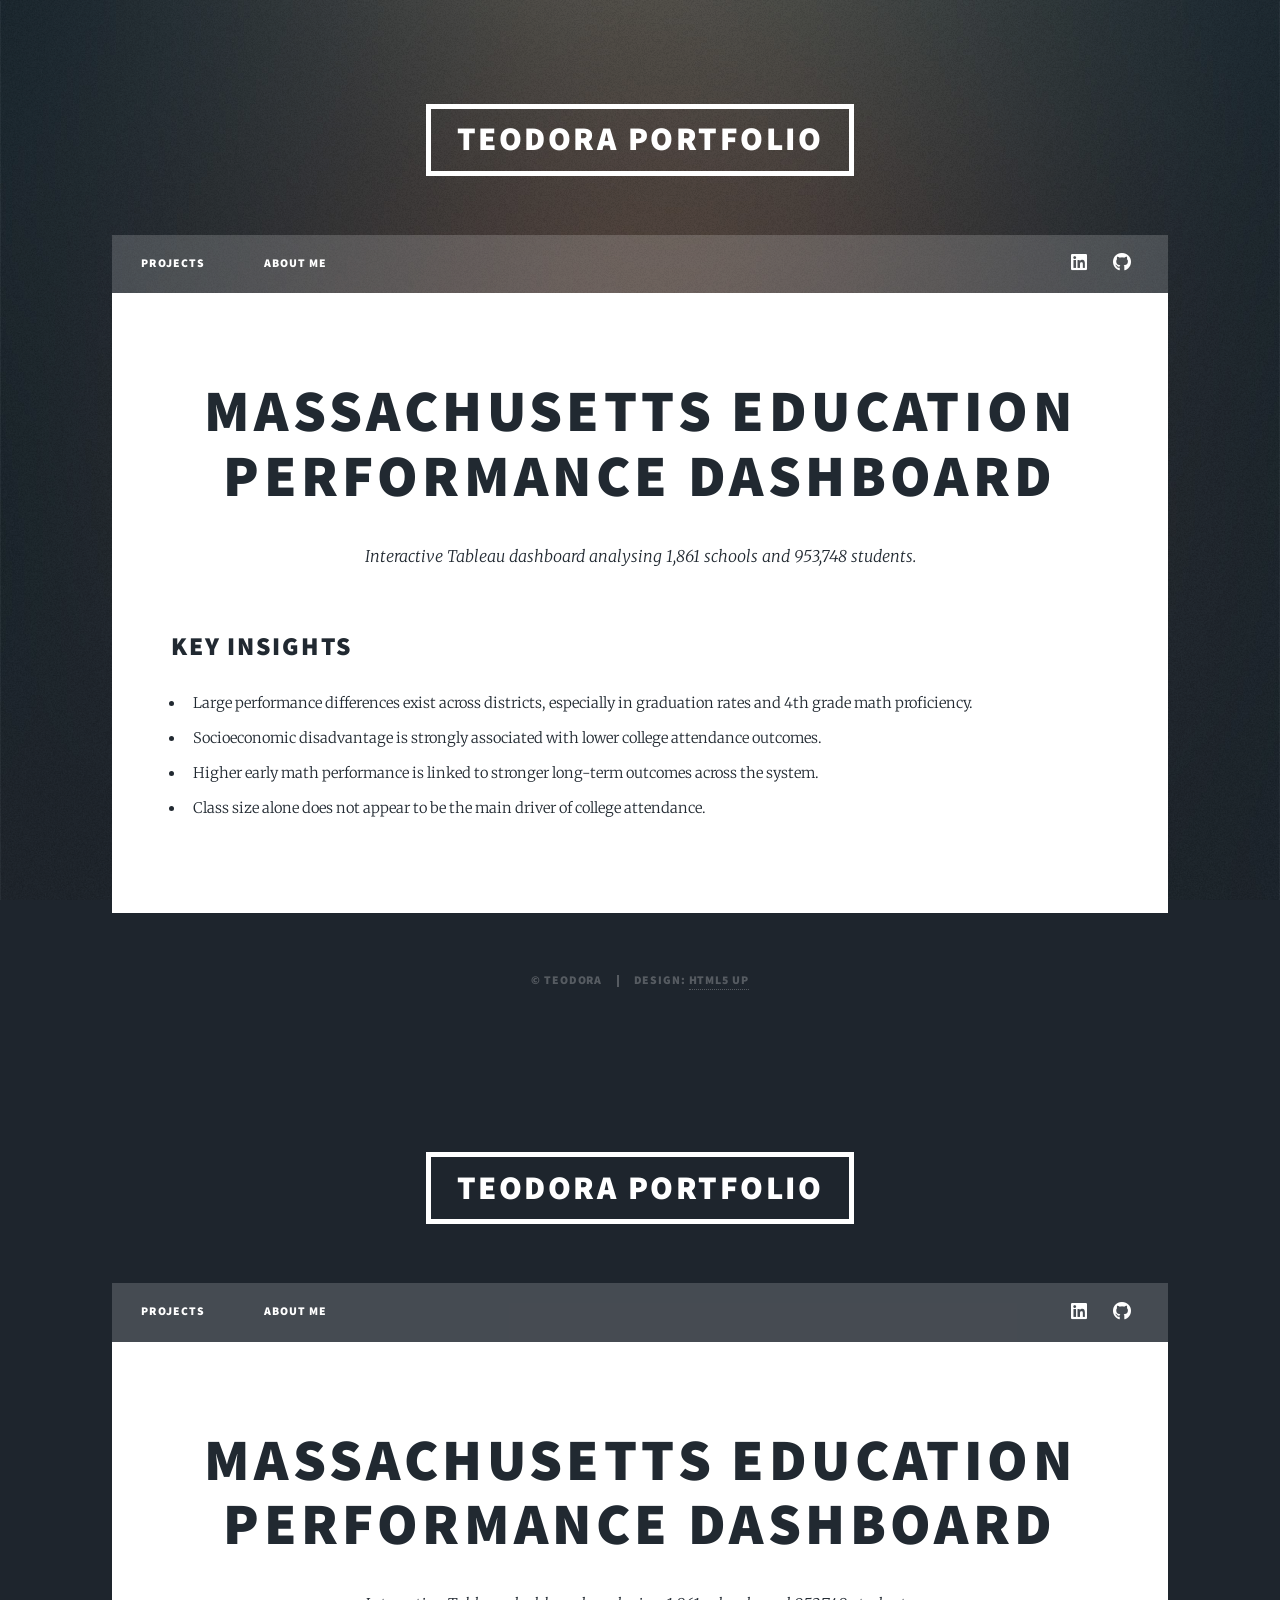
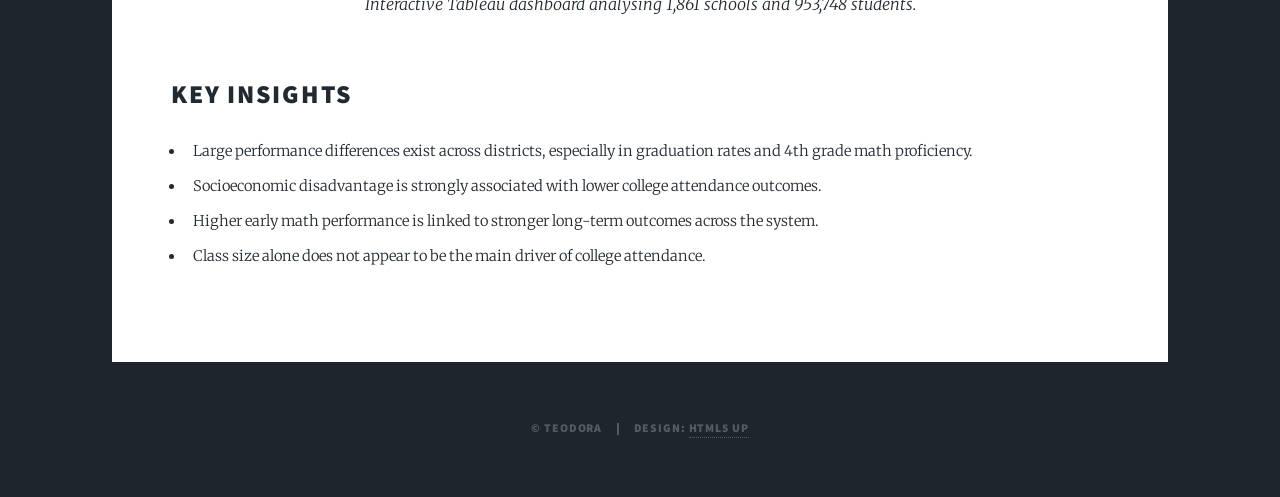
<file: tableauproject.html>
<!DOCTYPE HTML>
<html>
	<head>
		<title>Massachusetts Education Performance Dashboard</title>
		<meta charset="utf-8" />
		<meta name="viewport" content="width=device-width, initial-scale=1, user-scalable=no" />
		<link rel="stylesheet" href="assets/css/main.css" />
		<noscript><link rel="stylesheet" href="assets/css/noscript.css" /></noscript>
	</head>

	<body class="is-preload">
		<div id="wrapper" class="fade-in">

			<!-- Header -->
			<header id="header">
				<a href="index.html" class="logo">Teodora Portfolio</a>
			</header>

			<!-- Nav -->
			<nav id="nav">
				<ul class="links">
					<li><a href="index.html">Projects</a></li>
					<li><a href="generic.html">About me</a></li>
				</ul>
				<ul class="icons">
					<li><a href="https://www.linkedin.com/in/teodora-santos-589369266" class="icon brands alt fa-linkedin"><span class="label">LinkedIn</span></a></li>
					<li><a href="https://github.com/teodorasantos97-DA" class="icon brands alt fa-github"><span class="label">GitHub</span></a></li>
				</ul>
			</nav>

			<!-- Main -->
			<div id="main">
				<section class="post">
					<header class="major">
						<h1>Massachusetts Education Performance Dashboard</h1>
						<p>Interactive Tableau dashboard analysing 1,861 schools and 953,748 students.</p>
					</header>

					<div class='tableauPlaceholder' id='viz_highschools' style='position: relative; width: 100%;'>
						<noscript>
							<a href='#'>
							<img alt='Dashboard 1'
								src='https://public.tableau.com/static/images/Hi/HighSchoolscase/Dashboard1/1_rss.png'
								style='border: none; width: 100%;' />
							</a>
						</noscript>

						<object class='tableauViz' style='display:none;'>
							<param name='host_url' value='https%3A%2F%2Fpublic.tableau.com%2F' />
							<param name='embed_code_version' value='3' />
							<param name='site_root' value='' />
							<param name='name' value='HighSchoolscase/Dashboard1' />
							<param name='tabs' value='no' />
							<param name='toolbar' value='yes' />
							<param name='static_image' value='https://public.tableau.com/static/images/Hi/HighSchoolscase/Dashboard1/1.png' />
							<param name='animate_transition' value='yes' />
							<param name='display_static_image' value='yes' />
							<param name='display_spinner' value='yes' />
							<param name='display_overlay' value='yes' />
							<param name='display_count' value='yes' />
						</object>
						</div>

						<script type='text/javascript'>
						(function () {
							var divElement = document.getElementById('viz_highschools');
							var vizElement = divElement.getElementsByTagName('object')[0];

							vizElement.style.width = '100%';
							vizElement.style.height = '850px';

							var scriptElement = document.createElement('script');
							scriptElement.src = 'https://public.tableau.com/javascripts/api/viz_v1.js';
							vizElement.parentNode.insertBefore(scriptElement, vizElement);
						})();
						</script>
					<!-- Dashboard Image (control size) -->
					<!-- <div style="text-align:center; margin-bottom: 2rem;">
						<img
							src="images/dashboard.png\1"
							alt="Massachusetts Education Dashboard"
							style="max-width: 900px; width: 100%; height: auto;"
						/>
					</div> -->

					<h2>Key Insights</h2>
					<ul>
						<li>Large performance differences exist across districts, especially in graduation rates and 4th grade math proficiency.</li>
						<li>Socioeconomic disadvantage is strongly associated with lower college attendance outcomes.</li>
						<li>Higher early math performance is linked to stronger long-term outcomes across the system.</li>
						<li>Class size alone does not appear to be the main driver of college attendance.</li>
					</ul>
				</section>
			</div>

			<!-- Copyright -->
			<div id="copyright">
				<ul><li>&copy; Teodora</li><li>Design: <a href="https://html5up.net">HTML5 UP</a></li></ul>
			</div>

		</div>

		<!-- Scripts (important for template behavior) -->
		<script src="assets/js/jquery.min.js"></script>
		<script src="assets/js/jquery.scrollex.min.js"></script>
		<script src="assets/js/jquery.scrolly.min.js"></script>
		<script src="assets/js/browser.min.js"></script>
		<script src="assets/js/breakpoints.min.js"></script>
		<script src="assets/js/util.js"></script>
		<script src="assets/js/main.js"></script>
	</body>
</html>
<!DOCTYPE HTML>
<html>
	<head>
		<title>Massachusetts Education Performance Dashboard</title>
		<meta charset="utf-8" />
		<meta name="viewport" content="width=device-width, initial-scale=1, user-scalable=no" />
		<link rel="stylesheet" href="assets/css/main.css" />
		<noscript><link rel="stylesheet" href="assets/css/noscript.css" /></noscript>
	</head>

	<body class="is-preload">
		<div id="wrapper" class="fade-in">

			<!-- Header -->
			<header id="header">
				<a href="index.html" class="logo">Teodora Portfolio</a>
			</header>

			<!-- Nav -->
			<nav id="nav">
				<ul class="links">
					<li><a href="index.html">Projects</a></li>
					<li><a href="generic.html">About me</a></li>
				</ul>
				<ul class="icons">
					<li><a href="https://www.linkedin.com/in/teodora-santos-589369266" class="icon brands alt fa-linkedin"><span class="label">LinkedIn</span></a></li>
					<li><a href="https://github.com/teodorasantos97-DA" class="icon brands alt fa-github"><span class="label">GitHub</span></a></li>
				</ul>
			</nav>

			<!-- Main -->
			<div id="main">
				<section class="post">
					<header class="major">
						<h1>Massachusetts Education Performance Dashboard</h1>
						<p>Interactive Tableau dashboard analysing 1,861 schools and 953,748 students.</p>
					</header>

					<div class='tableauPlaceholder' id='viz_highschools' style='position: relative; width: 100%;'>
						<noscript>
							<a href='#'>
							<img alt='Dashboard 1'
								src='https://public.tableau.com/static/images/Hi/HighSchoolscase/Dashboard1/1_rss.png'
								style='border: none; width: 100%;' />
							</a>
						</noscript>

						<object class='tableauViz' style='display:none;'>
							<param name='host_url' value='https%3A%2F%2Fpublic.tableau.com%2F' />
							<param name='embed_code_version' value='3' />
							<param name='site_root' value='' />
							<param name='name' value='HighSchoolscase/Dashboard1' />
							<param name='tabs' value='no' />
							<param name='toolbar' value='yes' />
							<param name='static_image' value='https://public.tableau.com/static/images/Hi/HighSchoolscase/Dashboard1/1.png' />
							<param name='animate_transition' value='yes' />
							<param name='display_static_image' value='yes' />
							<param name='display_spinner' value='yes' />
							<param name='display_overlay' value='yes' />
							<param name='display_count' value='yes' />
						</object>
						</div>

						<script type='text/javascript'>
						(function () {
							var divElement = document.getElementById('viz_highschools');
							var vizElement = divElement.getElementsByTagName('object')[0];

							vizElement.style.width = '100%';
							vizElement.style.height = '850px';

							var scriptElement = document.createElement('script');
							scriptElement.src = 'https://public.tableau.com/javascripts/api/viz_v1.js';
							vizElement.parentNode.insertBefore(scriptElement, vizElement);
						})();
						</script>
					<!-- Dashboard Image (control size) -->
					<!-- <div style="text-align:center; margin-bottom: 2rem;">
						<img
							src="images/dashboard.png\1"
							alt="Massachusetts Education Dashboard"
							style="max-width: 900px; width: 100%; height: auto;"
						/>
					</div> -->

					<h2>Key Insights</h2>
					<ul>
						<li>Large performance differences exist across districts, especially in graduation rates and 4th grade math proficiency.</li>
						<li>Socioeconomic disadvantage is strongly associated with lower college attendance outcomes.</li>
						<li>Higher early math performance is linked to stronger long-term outcomes across the system.</li>
						<li>Class size alone does not appear to be the main driver of college attendance.</li>
					</ul>
				</section>
			</div>

			<!-- Copyright -->
			<div id="copyright">
				<ul><li>&copy; Teodora</li><li>Design: <a href="https://html5up.net">HTML5 UP</a></li></ul>
			</div>

		</div>

		<!-- Scripts (important for template behavior) -->
		<script src="assets/js/jquery.min.js"></script>
		<script src="assets/js/jquery.scrollex.min.js"></script>
		<script src="assets/js/jquery.scrolly.min.js"></script>
		<script src="assets/js/browser.min.js"></script>
		<script src="assets/js/breakpoints.min.js"></script>
		<script src="assets/js/util.js"></script>
		<script src="assets/js/main.js"></script>
	</body>
</html>
</file>
<file: assets/css/main.css>
@import url(fontawesome-all.min.css);
@import url("https://fonts.googleapis.com/css?family=Merriweather:300,700,300italic,700italic|Source+Sans+Pro:900");

/*
	Massively by HTML5 UP
	html5up.net | @ajlkn
	Free for personal and commercial use under the CCA 3.0 license (html5up.net/license)
*/

html, body, div, span, applet, object,
iframe, h1, h2, h3, h4, h5, h6, p, blockquote,
pre, a, abbr, acronym, address, big, cite,
code, del, dfn, em, img, ins, kbd, q, s, samp,
small, strike, strong, sub, sup, tt, var, b,
u, i, center, dl, dt, dd, ol, ul, li, fieldset,
form, label, legend, table, caption, tbody,
tfoot, thead, tr, th, td, article, aside,
canvas, details, embed, figure, figcaption,
footer, header, hgroup, menu, nav, output, ruby,
section, summary, time, mark, audio, video {
	margin: 0;
	padding: 0;
	border: 0;
	font-size: 100%;
	font: inherit;
	vertical-align: baseline;}

article, aside, details, figcaption, figure,
footer, header, hgroup, menu, nav, section {
	display: block;}

body {
	line-height: 1;
}

ol, ul {
	list-style: none;
}

blockquote, q {
	quotes: none;
}

	blockquote:before, blockquote:after, q:before, q:after {
		content: '';
		content: none;
	}

table {
	border-collapse: collapse;
	border-spacing: 0;
}

body {
	-webkit-text-size-adjust: none;
}

mark {
	background-color: transparent;
	color: inherit;
}

input::-moz-focus-inner {
	border: 0;
	padding: 0;
}

input, select, textarea {
	-moz-appearance: none;
	-webkit-appearance: none;
	-ms-appearance: none;
	appearance: none;
}

/* Basic */

	@-ms-viewport {
		width: device-width;
	}

	body {
		-ms-overflow-style: scrollbar;
	}

	@media screen and (max-width: 480px) {

		html, body {
			min-width: 320px;
		}

	}

	html {
		box-sizing: border-box;
	}

	*, *:before, *:after {
		box-sizing: inherit;
	}

	body {
		background-color: #1e252d;
	}

		body.is-preload *, body.is-preload *:before, body.is-preload *:after {
			-moz-animation: none !important;
			-webkit-animation: none !important;
			-ms-animation: none !important;
			animation: none !important;
			-moz-transition: none !important;
			-webkit-transition: none !important;
			-ms-transition: none !important;
			transition: none !important;
		}

/* Type */

	html {
		font-size: 16pt;
	}

		@media screen and (max-width: 1680px) {

			html {
				font-size: 12pt;
			}

		}

		@media screen and (max-width: 1280px) {

			html {
				font-size: 11pt;
			}

		}

		@media screen and (max-width: 360px) {

			html {
				font-size: 10pt;
			}

		}

	body {
		color: #212931;
	}

	body, input, select, textarea {
		font-family: "Merriweather", Georgia, serif;
		font-weight: 300;
		font-size: 1rem;
		line-height: 2.375;
	}

	a {
		-moz-transition: color 0.2s ease-in-out, background-color 0.2s ease-in-out, border-color 0.2s ease-in-out, box-shadow 0.2s ease-in-out;
		-webkit-transition: color 0.2s ease-in-out, background-color 0.2s ease-in-out, border-color 0.2s ease-in-out, box-shadow 0.2s ease-in-out;
		-ms-transition: color 0.2s ease-in-out, background-color 0.2s ease-in-out, border-color 0.2s ease-in-out, box-shadow 0.2s ease-in-out;
		transition: color 0.2s ease-in-out, background-color 0.2s ease-in-out, border-color 0.2s ease-in-out, box-shadow 0.2s ease-in-out;
		border-bottom: dotted 1px;
		text-decoration: none;
	}

		a:hover {
			border-bottom-color: transparent;
		}

	strong, b {
		font-weight: 600;
	}

	em, i {
		font-style: italic;
	}

	p {
		text-align: justify;
		margin: 0 0 2rem 0;
	}

	h1, h2, h3, h4, h5, h6 {
		font-family: "Source Sans Pro", Helvetica, sans-serif;
		font-weight: 900;
		line-height: 1.5;
		letter-spacing: 0.075em;
		text-transform: uppercase;
		margin: 0 0 1rem 0;
	}

		h1 a, h2 a, h3 a, h4 a, h5 a, h6 a {
			border-bottom: 0;
			color: inherit;
			text-decoration: none;
		}

	h1 {
		font-size: 4rem;
		line-height: 1.1;
		margin: 0 0 2rem 0;
	}

	h2 {
		font-size: 1.75rem;
		line-height: 1.3;
		margin: 0 0 1.5rem 0;
	}

	h3 {
		font-size: 1.25rem;
		margin: 0 0 1.5rem 0;
	}

	h4 {
		font-size: 1rem;
	}

	h5 {
		font-size: 0.9rem;
	}

	h6 {
		font-size: 0.8rem;
	}

	sub {
		font-size: 0.8rem;
		position: relative;
		top: 0.5rem;
	}

	sup {
		font-size: 0.8rem;
		position: relative;
		top: -0.5rem;
	}

	blockquote {
		border-left: solid 4px;
		font-style: italic;
		margin: 0 0 2rem 0;
		padding: 0.5rem 0 0.5rem 2rem;
	}

	code {
		border: solid 2px;
		font-family: "Courier New", monospace;
		font-size: 0.9rem;
		margin: 0 0.25rem;
		padding: 0.25rem 0.65rem;
	}

	pre {
		-webkit-overflow-scrolling: touch;
		font-family: "Courier New", monospace;
		font-size: 0.9rem;
		margin: 0 0 2rem 0;
	}

		pre code {
			display: block;
			line-height: 1.75;
			padding: 1rem 1.5rem;
			overflow-x: auto;
		}

	hr {
		border: 0;
		border-bottom: solid 2px;
		margin: 3rem 0;
	}

		hr.major {
			margin: 5rem 0;
		}

	.align-left {
		text-align: left;
	}

	.align-center {
		text-align: center;
	}

	.align-right {
		text-align: right;
	}

	input, select, textarea {
		color: #212931;
	}

	a {
		color: #212931;
		border-bottom-color: rgba(33, 41, 49, 0.5);
	}

		a:hover {
			border-bottom-color: transparent;
			color: #18bfef !important;
		}

	strong, b {
		color: #212931;
	}

	h1, h2, h3, h4, h5, h6 {
		color: #212931;
	}

	blockquote {
		border-left-color: #eeeeee;
	}

	code {
		background: rgba(220, 220, 220, 0.25);
		border-color: #eeeeee;
	}

	hr {
		border-bottom-color: #eeeeee;
	}

/* Row */

	.row {
		display: flex;
		flex-wrap: wrap;
		box-sizing: border-box;
		align-items: stretch;
	}

		.row > * {
			box-sizing: border-box;
		}

		.row.gtr-uniform > * > :last-child {
			margin-bottom: 0;
		}

		.row.aln-left {
			justify-content: flex-start;
		}

		.row.aln-center {
			justify-content: center;
		}

		.row.aln-right {
			justify-content: flex-end;
		}

		.row.aln-top {
			align-items: flex-start;
		}

		.row.aln-middle {
			align-items: center;
		}

		.row.aln-bottom {
			align-items: flex-end;
		}

		.row > .imp {
			order: -1;
		}

		.row > .col-1 {
			width: 8.33333%;
		}

		.row > .off-1 {
			margin-left: 8.33333%;
		}

		.row > .col-2 {
			width: 16.66667%;
		}

		.row > .off-2 {
			margin-left: 16.66667%;
		}

		.row > .col-3 {
			width: 25%;
		}

		.row > .off-3 {
			margin-left: 25%;
		}

		.row > .col-4 {
			width: 33.33333%;
		}

		.row > .off-4 {
			margin-left: 33.33333%;
		}

		.row > .col-5 {
			width: 41.66667%;
		}

		.row > .off-5 {
			margin-left: 41.66667%;
		}

		.row > .col-6 {
			width: 50%;
		}

		.row > .off-6 {
			margin-left: 50%;
		}

		.row > .col-7 {
			width: 58.33333%;
		}

		.row > .off-7 {
			margin-left: 58.33333%;
		}

		.row > .col-8 {
			width: 66.66667%;
		}

		.row > .off-8 {
			margin-left: 66.66667%;
		}

		.row > .col-9 {
			width: 75%;
		}

		.row > .off-9 {
			margin-left: 75%;
		}

		.row > .col-10 {
			width: 83.33333%;
		}

		.row > .off-10 {
			margin-left: 83.33333%;
		}

		.row > .col-11 {
			width: 91.66667%;
		}

		.row > .off-11 {
			margin-left: 91.66667%;
		}

		.row > .col-12 {
			width: 100%;
		}

		.row > .off-12 {
			margin-left: 100%;
		}

		.row.gtr-0 {
			margin-top: 0;
			margin-left: 0rem;
		}

			.row.gtr-0 > * {
				padding: 0 0 0 0rem;
			}

			.row.gtr-0.gtr-uniform {
				margin-top: 0rem;
			}

				.row.gtr-0.gtr-uniform > * {
					padding-top: 0rem;
				}

		.row.gtr-25 {
			margin-top: 0;
			margin-left: -0.375rem;
		}

			.row.gtr-25 > * {
				padding: 0 0 0 0.375rem;
			}

			.row.gtr-25.gtr-uniform {
				margin-top: -0.375rem;
			}

				.row.gtr-25.gtr-uniform > * {
					padding-top: 0.375rem;
				}

		.row.gtr-50 {
			margin-top: 0;
			margin-left: -0.75rem;
		}

			.row.gtr-50 > * {
				padding: 0 0 0 0.75rem;
			}

			.row.gtr-50.gtr-uniform {
				margin-top: -0.75rem;
			}

				.row.gtr-50.gtr-uniform > * {
					padding-top: 0.75rem;
				}

		.row {
			margin-top: 0;
			margin-left: -1.5rem;
		}

			.row > * {
				padding: 0 0 0 1.5rem;
			}

			.row.gtr-uniform {
				margin-top: -1.5rem;
			}

				.row.gtr-uniform > * {
					padding-top: 1.5rem;
				}

		.row.gtr-150 {
			margin-top: 0;
			margin-left: -2.25rem;
		}

			.row.gtr-150 > * {
				padding: 0 0 0 2.25rem;
			}

			.row.gtr-150.gtr-uniform {
				margin-top: -2.25rem;
			}

				.row.gtr-150.gtr-uniform > * {
					padding-top: 2.25rem;
				}

		.row.gtr-200 {
			margin-top: 0;
			margin-left: -3rem;
		}

			.row.gtr-200 > * {
				padding: 0 0 0 3rem;
			}

			.row.gtr-200.gtr-uniform {
				margin-top: -3rem;
			}

				.row.gtr-200.gtr-uniform > * {
					padding-top: 3rem;
				}

		@media screen and (max-width: 1680px) {

			.row {
				display: flex;
				flex-wrap: wrap;
				box-sizing: border-box;
				align-items: stretch;
			}

				.row > * {
					box-sizing: border-box;
				}

				.row.gtr-uniform > * > :last-child {
					margin-bottom: 0;
				}

				.row.aln-left {
					justify-content: flex-start;
				}

				.row.aln-center {
					justify-content: center;
				}

				.row.aln-right {
					justify-content: flex-end;
				}

				.row.aln-top {
					align-items: flex-start;
				}

				.row.aln-middle {
					align-items: center;
				}

				.row.aln-bottom {
					align-items: flex-end;
				}

				.row > .imp-xlarge {
					order: -1;
				}

				.row > .col-1-xlarge {
					width: 8.33333%;
				}

				.row > .off-1-xlarge {
					margin-left: 8.33333%;
				}

				.row > .col-2-xlarge {
					width: 16.66667%;
				}

				.row > .off-2-xlarge {
					margin-left: 16.66667%;
				}

				.row > .col-3-xlarge {
					width: 25%;
				}

				.row > .off-3-xlarge {
					margin-left: 25%;
				}

				.row > .col-4-xlarge {
					width: 33.33333%;
				}

				.row > .off-4-xlarge {
					margin-left: 33.33333%;
				}

				.row > .col-5-xlarge {
					width: 41.66667%;
				}

				.row > .off-5-xlarge {
					margin-left: 41.66667%;
				}

				.row > .col-6-xlarge {
					width: 50%;
				}

				.row > .off-6-xlarge {
					margin-left: 50%;
				}

				.row > .col-7-xlarge {
					width: 58.33333%;
				}

				.row > .off-7-xlarge {
					margin-left: 58.33333%;
				}

				.row > .col-8-xlarge {
					width: 66.66667%;
				}

				.row > .off-8-xlarge {
					margin-left: 66.66667%;
				}

				.row > .col-9-xlarge {
					width: 75%;
				}

				.row > .off-9-xlarge {
					margin-left: 75%;
				}

				.row > .col-10-xlarge {
					width: 83.33333%;
				}

				.row > .off-10-xlarge {
					margin-left: 83.33333%;
				}

				.row > .col-11-xlarge {
					width: 91.66667%;
				}

				.row > .off-11-xlarge {
					margin-left: 91.66667%;
				}

				.row > .col-12-xlarge {
					width: 100%;
				}

				.row > .off-12-xlarge {
					margin-left: 100%;
				}

				.row.gtr-0 {
					margin-top: 0;
					margin-left: 0rem;
				}

					.row.gtr-0 > * {
						padding: 0 0 0 0rem;
					}

					.row.gtr-0.gtr-uniform {
						margin-top: 0rem;
					}

						.row.gtr-0.gtr-uniform > * {
							padding-top: 0rem;
						}

				.row.gtr-25 {
					margin-top: 0;
					margin-left: -0.375rem;
				}

					.row.gtr-25 > * {
						padding: 0 0 0 0.375rem;
					}

					.row.gtr-25.gtr-uniform {
						margin-top: -0.375rem;
					}

						.row.gtr-25.gtr-uniform > * {
							padding-top: 0.375rem;
						}

				.row.gtr-50 {
					margin-top: 0;
					margin-left: -0.75rem;
				}

					.row.gtr-50 > * {
						padding: 0 0 0 0.75rem;
					}

					.row.gtr-50.gtr-uniform {
						margin-top: -0.75rem;
					}

						.row.gtr-50.gtr-uniform > * {
							padding-top: 0.75rem;
						}

				.row {
					margin-top: 0;
					margin-left: -1.5rem;
				}

					.row > * {
						padding: 0 0 0 1.5rem;
					}

					.row.gtr-uniform {
						margin-top: -1.5rem;
					}

						.row.gtr-uniform > * {
							padding-top: 1.5rem;
						}

				.row.gtr-150 {
					margin-top: 0;
					margin-left: -2.25rem;
				}

					.row.gtr-150 > * {
						padding: 0 0 0 2.25rem;
					}

					.row.gtr-150.gtr-uniform {
						margin-top: -2.25rem;
					}

						.row.gtr-150.gtr-uniform > * {
							padding-top: 2.25rem;
						}

				.row.gtr-200 {
					margin-top: 0;
					margin-left: -3rem;
				}

					.row.gtr-200 > * {
						padding: 0 0 0 3rem;
					}

					.row.gtr-200.gtr-uniform {
						margin-top: -3rem;
					}

						.row.gtr-200.gtr-uniform > * {
							padding-top: 3rem;
						}

		}

		@media screen and (max-width: 1280px) {

			.row {
				display: flex;
				flex-wrap: wrap;
				box-sizing: border-box;
				align-items: stretch;
			}

				.row > * {
					box-sizing: border-box;
				}

				.row.gtr-uniform > * > :last-child {
					margin-bottom: 0;
				}

				.row.aln-left {
					justify-content: flex-start;
				}

				.row.aln-center {
					justify-content: center;
				}

				.row.aln-right {
					justify-content: flex-end;
				}

				.row.aln-top {
					align-items: flex-start;
				}

				.row.aln-middle {
					align-items: center;
				}

				.row.aln-bottom {
					align-items: flex-end;
				}

				.row > .imp-large {
					order: -1;
				}

				.row > .col-1-large {
					width: 8.33333%;
				}

				.row > .off-1-large {
					margin-left: 8.33333%;
				}

				.row > .col-2-large {
					width: 16.66667%;
				}

				.row > .off-2-large {
					margin-left: 16.66667%;
				}

				.row > .col-3-large {
					width: 25%;
				}

				.row > .off-3-large {
					margin-left: 25%;
				}

				.row > .col-4-large {
					width: 33.33333%;
				}

				.row > .off-4-large {
					margin-left: 33.33333%;
				}

				.row > .col-5-large {
					width: 41.66667%;
				}

				.row > .off-5-large {
					margin-left: 41.66667%;
				}

				.row > .col-6-large {
					width: 50%;
				}

				.row > .off-6-large {
					margin-left: 50%;
				}

				.row > .col-7-large {
					width: 58.33333%;
				}

				.row > .off-7-large {
					margin-left: 58.33333%;
				}

				.row > .col-8-large {
					width: 66.66667%;
				}

				.row > .off-8-large {
					margin-left: 66.66667%;
				}

				.row > .col-9-large {
					width: 75%;
				}

				.row > .off-9-large {
					margin-left: 75%;
				}

				.row > .col-10-large {
					width: 83.33333%;
				}

				.row > .off-10-large {
					margin-left: 83.33333%;
				}

				.row > .col-11-large {
					width: 91.66667%;
				}

				.row > .off-11-large {
					margin-left: 91.66667%;
				}

				.row > .col-12-large {
					width: 100%;
				}

				.row > .off-12-large {
					margin-left: 100%;
				}

				.row.gtr-0 {
					margin-top: 0;
					margin-left: 0rem;
				}

					.row.gtr-0 > * {
						padding: 0 0 0 0rem;
					}

					.row.gtr-0.gtr-uniform {
						margin-top: 0rem;
					}

						.row.gtr-0.gtr-uniform > * {
							padding-top: 0rem;
						}

				.row.gtr-25 {
					margin-top: 0;
					margin-left: -0.375rem;
				}

					.row.gtr-25 > * {
						padding: 0 0 0 0.375rem;
					}

					.row.gtr-25.gtr-uniform {
						margin-top: -0.375rem;
					}

						.row.gtr-25.gtr-uniform > * {
							padding-top: 0.375rem;
						}

				.row.gtr-50 {
					margin-top: 0;
					margin-left: -0.75rem;
				}

					.row.gtr-50 > * {
						padding: 0 0 0 0.75rem;
					}

					.row.gtr-50.gtr-uniform {
						margin-top: -0.75rem;
					}

						.row.gtr-50.gtr-uniform > * {
							padding-top: 0.75rem;
						}

				.row {
					margin-top: 0;
					margin-left: -1.5rem;
				}

					.row > * {
						padding: 0 0 0 1.5rem;
					}

					.row.gtr-uniform {
						margin-top: -1.5rem;
					}

						.row.gtr-uniform > * {
							padding-top: 1.5rem;
						}

				.row.gtr-150 {
					margin-top: 0;
					margin-left: -2.25rem;
				}

					.row.gtr-150 > * {
						padding: 0 0 0 2.25rem;
					}

					.row.gtr-150.gtr-uniform {
						margin-top: -2.25rem;
					}

						.row.gtr-150.gtr-uniform > * {
							padding-top: 2.25rem;
						}

				.row.gtr-200 {
					margin-top: 0;
					margin-left: -3rem;
				}

					.row.gtr-200 > * {
						padding: 0 0 0 3rem;
					}

					.row.gtr-200.gtr-uniform {
						margin-top: -3rem;
					}

						.row.gtr-200.gtr-uniform > * {
							padding-top: 3rem;
						}

		}

		@media screen and (max-width: 980px) {

			.row {
				display: flex;
				flex-wrap: wrap;
				box-sizing: border-box;
				align-items: stretch;
			}

				.row > * {
					box-sizing: border-box;
				}

				.row.gtr-uniform > * > :last-child {
					margin-bottom: 0;
				}

				.row.aln-left {
					justify-content: flex-start;
				}

				.row.aln-center {
					justify-content: center;
				}

				.row.aln-right {
					justify-content: flex-end;
				}

				.row.aln-top {
					align-items: flex-start;
				}

				.row.aln-middle {
					align-items: center;
				}

				.row.aln-bottom {
					align-items: flex-end;
				}

				.row > .imp-medium {
					order: -1;
				}

				.row > .col-1-medium {
					width: 8.33333%;
				}

				.row > .off-1-medium {
					margin-left: 8.33333%;
				}

				.row > .col-2-medium {
					width: 16.66667%;
				}

				.row > .off-2-medium {
					margin-left: 16.66667%;
				}

				.row > .col-3-medium {
					width: 25%;
				}

				.row > .off-3-medium {
					margin-left: 25%;
				}

				.row > .col-4-medium {
					width: 33.33333%;
				}

				.row > .off-4-medium {
					margin-left: 33.33333%;
				}

				.row > .col-5-medium {
					width: 41.66667%;
				}

				.row > .off-5-medium {
					margin-left: 41.66667%;
				}

				.row > .col-6-medium {
					width: 50%;
				}

				.row > .off-6-medium {
					margin-left: 50%;
				}

				.row > .col-7-medium {
					width: 58.33333%;
				}

				.row > .off-7-medium {
					margin-left: 58.33333%;
				}

				.row > .col-8-medium {
					width: 66.66667%;
				}

				.row > .off-8-medium {
					margin-left: 66.66667%;
				}

				.row > .col-9-medium {
					width: 75%;
				}

				.row > .off-9-medium {
					margin-left: 75%;
				}

				.row > .col-10-medium {
					width: 83.33333%;
				}

				.row > .off-10-medium {
					margin-left: 83.33333%;
				}

				.row > .col-11-medium {
					width: 91.66667%;
				}

				.row > .off-11-medium {
					margin-left: 91.66667%;
				}

				.row > .col-12-medium {
					width: 100%;
				}

				.row > .off-12-medium {
					margin-left: 100%;
				}

				.row.gtr-0 {
					margin-top: 0;
					margin-left: 0rem;
				}

					.row.gtr-0 > * {
						padding: 0 0 0 0rem;
					}

					.row.gtr-0.gtr-uniform {
						margin-top: 0rem;
					}

						.row.gtr-0.gtr-uniform > * {
							padding-top: 0rem;
						}

				.row.gtr-25 {
					margin-top: 0;
					margin-left: -0.375rem;
				}

					.row.gtr-25 > * {
						padding: 0 0 0 0.375rem;
					}

					.row.gtr-25.gtr-uniform {
						margin-top: -0.375rem;
					}

						.row.gtr-25.gtr-uniform > * {
							padding-top: 0.375rem;
						}

				.row.gtr-50 {
					margin-top: 0;
					margin-left: -0.75rem;
				}

					.row.gtr-50 > * {
						padding: 0 0 0 0.75rem;
					}

					.row.gtr-50.gtr-uniform {
						margin-top: -0.75rem;
					}

						.row.gtr-50.gtr-uniform > * {
							padding-top: 0.75rem;
						}

				.row {
					margin-top: 0;
					margin-left: -1.5rem;
				}

					.row > * {
						padding: 0 0 0 1.5rem;
					}

					.row.gtr-uniform {
						margin-top: -1.5rem;
					}

						.row.gtr-uniform > * {
							padding-top: 1.5rem;
						}

				.row.gtr-150 {
					margin-top: 0;
					margin-left: -2.25rem;
				}

					.row.gtr-150 > * {
						padding: 0 0 0 2.25rem;
					}

					.row.gtr-150.gtr-uniform {
						margin-top: -2.25rem;
					}

						.row.gtr-150.gtr-uniform > * {
							padding-top: 2.25rem;
						}

				.row.gtr-200 {
					margin-top: 0;
					margin-left: -3rem;
				}

					.row.gtr-200 > * {
						padding: 0 0 0 3rem;
					}

					.row.gtr-200.gtr-uniform {
						margin-top: -3rem;
					}

						.row.gtr-200.gtr-uniform > * {
							padding-top: 3rem;
						}

		}

		@media screen and (max-width: 736px) {

			.row {
				display: flex;
				flex-wrap: wrap;
				box-sizing: border-box;
				align-items: stretch;
			}

				.row > * {
					box-sizing: border-box;
				}

				.row.gtr-uniform > * > :last-child {
					margin-bottom: 0;
				}

				.row.aln-left {
					justify-content: flex-start;
				}

				.row.aln-center {
					justify-content: center;
				}

				.row.aln-right {
					justify-content: flex-end;
				}

				.row.aln-top {
					align-items: flex-start;
				}

				.row.aln-middle {
					align-items: center;
				}

				.row.aln-bottom {
					align-items: flex-end;
				}

				.row > .imp-small {
					order: -1;
				}

				.row > .col-1-small {
					width: 8.33333%;
				}

				.row > .off-1-small {
					margin-left: 8.33333%;
				}

				.row > .col-2-small {
					width: 16.66667%;
				}

				.row > .off-2-small {
					margin-left: 16.66667%;
				}

				.row > .col-3-small {
					width: 25%;
				}

				.row > .off-3-small {
					margin-left: 25%;
				}

				.row > .col-4-small {
					width: 33.33333%;
				}

				.row > .off-4-small {
					margin-left: 33.33333%;
				}

				.row > .col-5-small {
					width: 41.66667%;
				}

				.row > .off-5-small {
					margin-left: 41.66667%;
				}

				.row > .col-6-small {
					width: 50%;
				}

				.row > .off-6-small {
					margin-left: 50%;
				}

				.row > .col-7-small {
					width: 58.33333%;
				}

				.row > .off-7-small {
					margin-left: 58.33333%;
				}

				.row > .col-8-small {
					width: 66.66667%;
				}

				.row > .off-8-small {
					margin-left: 66.66667%;
				}

				.row > .col-9-small {
					width: 75%;
				}

				.row > .off-9-small {
					margin-left: 75%;
				}

				.row > .col-10-small {
					width: 83.33333%;
				}

				.row > .off-10-small {
					margin-left: 83.33333%;
				}

				.row > .col-11-small {
					width: 91.66667%;
				}

				.row > .off-11-small {
					margin-left: 91.66667%;
				}

				.row > .col-12-small {
					width: 100%;
				}

				.row > .off-12-small {
					margin-left: 100%;
				}

				.row.gtr-0 {
					margin-top: 0;
					margin-left: 0rem;
				}

					.row.gtr-0 > * {
						padding: 0 0 0 0rem;
					}

					.row.gtr-0.gtr-uniform {
						margin-top: 0rem;
					}

						.row.gtr-0.gtr-uniform > * {
							padding-top: 0rem;
						}

				.row.gtr-25 {
					margin-top: 0;
					margin-left: -0.375rem;
				}

					.row.gtr-25 > * {
						padding: 0 0 0 0.375rem;
					}

					.row.gtr-25.gtr-uniform {
						margin-top: -0.375rem;
					}

						.row.gtr-25.gtr-uniform > * {
							padding-top: 0.375rem;
						}

				.row.gtr-50 {
					margin-top: 0;
					margin-left: -0.75rem;
				}

					.row.gtr-50 > * {
						padding: 0 0 0 0.75rem;
					}

					.row.gtr-50.gtr-uniform {
						margin-top: -0.75rem;
					}

						.row.gtr-50.gtr-uniform > * {
							padding-top: 0.75rem;
						}

				.row {
					margin-top: 0;
					margin-left: -1.5rem;
				}

					.row > * {
						padding: 0 0 0 1.5rem;
					}

					.row.gtr-uniform {
						margin-top: -1.5rem;
					}

						.row.gtr-uniform > * {
							padding-top: 1.5rem;
						}

				.row.gtr-150 {
					margin-top: 0;
					margin-left: -2.25rem;
				}

					.row.gtr-150 > * {
						padding: 0 0 0 2.25rem;
					}

					.row.gtr-150.gtr-uniform {
						margin-top: -2.25rem;
					}

						.row.gtr-150.gtr-uniform > * {
							padding-top: 2.25rem;
						}

				.row.gtr-200 {
					margin-top: 0;
					margin-left: -3rem;
				}

					.row.gtr-200 > * {
						padding: 0 0 0 3rem;
					}

					.row.gtr-200.gtr-uniform {
						margin-top: -3rem;
					}

						.row.gtr-200.gtr-uniform > * {
							padding-top: 3rem;
						}

		}

		@media screen and (max-width: 480px) {

			.row {
				display: flex;
				flex-wrap: wrap;
				box-sizing: border-box;
				align-items: stretch;
			}

				.row > * {
					box-sizing: border-box;
				}

				.row.gtr-uniform > * > :last-child {
					margin-bottom: 0;
				}

				.row.aln-left {
					justify-content: flex-start;
				}

				.row.aln-center {
					justify-content: center;
				}

				.row.aln-right {
					justify-content: flex-end;
				}

				.row.aln-top {
					align-items: flex-start;
				}

				.row.aln-middle {
					align-items: center;
				}

				.row.aln-bottom {
					align-items: flex-end;
				}

				.row > .imp-xsmall {
					order: -1;
				}

				.row > .col-1-xsmall {
					width: 8.33333%;
				}

				.row > .off-1-xsmall {
					margin-left: 8.33333%;
				}

				.row > .col-2-xsmall {
					width: 16.66667%;
				}

				.row > .off-2-xsmall {
					margin-left: 16.66667%;
				}

				.row > .col-3-xsmall {
					width: 25%;
				}

				.row > .off-3-xsmall {
					margin-left: 25%;
				}

				.row > .col-4-xsmall {
					width: 33.33333%;
				}

				.row > .off-4-xsmall {
					margin-left: 33.33333%;
				}

				.row > .col-5-xsmall {
					width: 41.66667%;
				}

				.row > .off-5-xsmall {
					margin-left: 41.66667%;
				}

				.row > .col-6-xsmall {
					width: 50%;
				}

				.row > .off-6-xsmall {
					margin-left: 50%;
				}

				.row > .col-7-xsmall {
					width: 58.33333%;
				}

				.row > .off-7-xsmall {
					margin-left: 58.33333%;
				}

				.row > .col-8-xsmall {
					width: 66.66667%;
				}

				.row > .off-8-xsmall {
					margin-left: 66.66667%;
				}

				.row > .col-9-xsmall {
					width: 75%;
				}

				.row > .off-9-xsmall {
					margin-left: 75%;
				}

				.row > .col-10-xsmall {
					width: 83.33333%;
				}

				.row > .off-10-xsmall {
					margin-left: 83.33333%;
				}

				.row > .col-11-xsmall {
					width: 91.66667%;
				}

				.row > .off-11-xsmall {
					margin-left: 91.66667%;
				}

				.row > .col-12-xsmall {
					width: 100%;
				}

				.row > .off-12-xsmall {
					margin-left: 100%;
				}

				.row.gtr-0 {
					margin-top: 0;
					margin-left: 0rem;
				}

					.row.gtr-0 > * {
						padding: 0 0 0 0rem;
					}

					.row.gtr-0.gtr-uniform {
						margin-top: 0rem;
					}

						.row.gtr-0.gtr-uniform > * {
							padding-top: 0rem;
						}

				.row.gtr-25 {
					margin-top: 0;
					margin-left: -0.375rem;
				}

					.row.gtr-25 > * {
						padding: 0 0 0 0.375rem;
					}

					.row.gtr-25.gtr-uniform {
						margin-top: -0.375rem;
					}

						.row.gtr-25.gtr-uniform > * {
							padding-top: 0.375rem;
						}

				.row.gtr-50 {
					margin-top: 0;
					margin-left: -0.75rem;
				}

					.row.gtr-50 > * {
						padding: 0 0 0 0.75rem;
					}

					.row.gtr-50.gtr-uniform {
						margin-top: -0.75rem;
					}

						.row.gtr-50.gtr-uniform > * {
							padding-top: 0.75rem;
						}

				.row {
					margin-top: 0;
					margin-left: -1.5rem;
				}

					.row > * {
						padding: 0 0 0 1.5rem;
					}

					.row.gtr-uniform {
						margin-top: -1.5rem;
					}

						.row.gtr-uniform > * {
							padding-top: 1.5rem;
						}

				.row.gtr-150 {
					margin-top: 0;
					margin-left: -2.25rem;
				}

					.row.gtr-150 > * {
						padding: 0 0 0 2.25rem;
					}

					.row.gtr-150.gtr-uniform {
						margin-top: -2.25rem;
					}

						.row.gtr-150.gtr-uniform > * {
							padding-top: 2.25rem;
						}

				.row.gtr-200 {
					margin-top: 0;
					margin-left: -3rem;
				}

					.row.gtr-200 > * {
						padding: 0 0 0 3rem;
					}

					.row.gtr-200.gtr-uniform {
						margin-top: -3rem;
					}

						.row.gtr-200.gtr-uniform > * {
							padding-top: 3rem;
						}

		}

		@media screen and (max-width: 360px) {

			.row {
				display: flex;
				flex-wrap: wrap;
				box-sizing: border-box;
				align-items: stretch;
			}

				.row > * {
					box-sizing: border-box;
				}

				.row.gtr-uniform > * > :last-child {
					margin-bottom: 0;
				}

				.row.aln-left {
					justify-content: flex-start;
				}

				.row.aln-center {
					justify-content: center;
				}

				.row.aln-right {
					justify-content: flex-end;
				}

				.row.aln-top {
					align-items: flex-start;
				}

				.row.aln-middle {
					align-items: center;
				}

				.row.aln-bottom {
					align-items: flex-end;
				}

				.row > .imp-xxsmall {
					order: -1;
				}

				.row > .col-1-xxsmall {
					width: 8.33333%;
				}

				.row > .off-1-xxsmall {
					margin-left: 8.33333%;
				}

				.row > .col-2-xxsmall {
					width: 16.66667%;
				}

				.row > .off-2-xxsmall {
					margin-left: 16.66667%;
				}

				.row > .col-3-xxsmall {
					width: 25%;
				}

				.row > .off-3-xxsmall {
					margin-left: 25%;
				}

				.row > .col-4-xxsmall {
					width: 33.33333%;
				}

				.row > .off-4-xxsmall {
					margin-left: 33.33333%;
				}

				.row > .col-5-xxsmall {
					width: 41.66667%;
				}

				.row > .off-5-xxsmall {
					margin-left: 41.66667%;
				}

				.row > .col-6-xxsmall {
					width: 50%;
				}

				.row > .off-6-xxsmall {
					margin-left: 50%;
				}

				.row > .col-7-xxsmall {
					width: 58.33333%;
				}

				.row > .off-7-xxsmall {
					margin-left: 58.33333%;
				}

				.row > .col-8-xxsmall {
					width: 66.66667%;
				}

				.row > .off-8-xxsmall {
					margin-left: 66.66667%;
				}

				.row > .col-9-xxsmall {
					width: 75%;
				}

				.row > .off-9-xxsmall {
					margin-left: 75%;
				}

				.row > .col-10-xxsmall {
					width: 83.33333%;
				}

				.row > .off-10-xxsmall {
					margin-left: 83.33333%;
				}

				.row > .col-11-xxsmall {
					width: 91.66667%;
				}

				.row > .off-11-xxsmall {
					margin-left: 91.66667%;
				}

				.row > .col-12-xxsmall {
					width: 100%;
				}

				.row > .off-12-xxsmall {
					margin-left: 100%;
				}

				.row.gtr-0 {
					margin-top: 0;
					margin-left: 0rem;
				}

					.row.gtr-0 > * {
						padding: 0 0 0 0rem;
					}

					.row.gtr-0.gtr-uniform {
						margin-top: 0rem;
					}

						.row.gtr-0.gtr-uniform > * {
							padding-top: 0rem;
						}

				.row.gtr-25 {
					margin-top: 0;
					margin-left: -0.375rem;
				}

					.row.gtr-25 > * {
						padding: 0 0 0 0.375rem;
					}

					.row.gtr-25.gtr-uniform {
						margin-top: -0.375rem;
					}

						.row.gtr-25.gtr-uniform > * {
							padding-top: 0.375rem;
						}

				.row.gtr-50 {
					margin-top: 0;
					margin-left: -0.75rem;
				}

					.row.gtr-50 > * {
						padding: 0 0 0 0.75rem;
					}

					.row.gtr-50.gtr-uniform {
						margin-top: -0.75rem;
					}

						.row.gtr-50.gtr-uniform > * {
							padding-top: 0.75rem;
						}

				.row {
					margin-top: 0;
					margin-left: -1.5rem;
				}

					.row > * {
						padding: 0 0 0 1.5rem;
					}

					.row.gtr-uniform {
						margin-top: -1.5rem;
					}

						.row.gtr-uniform > * {
							padding-top: 1.5rem;
						}

				.row.gtr-150 {
					margin-top: 0;
					margin-left: -2.25rem;
				}

					.row.gtr-150 > * {
						padding: 0 0 0 2.25rem;
					}

					.row.gtr-150.gtr-uniform {
						margin-top: -2.25rem;
					}

						.row.gtr-150.gtr-uniform > * {
							padding-top: 2.25rem;
						}

				.row.gtr-200 {
					margin-top: 0;
					margin-left: -3rem;
				}

					.row.gtr-200 > * {
						padding: 0 0 0 3rem;
					}

					.row.gtr-200.gtr-uniform {
						margin-top: -3rem;
					}

						.row.gtr-200.gtr-uniform > * {
							padding-top: 3rem;
						}

		}

/* Box */

	.box {
		border: solid 2px;
		margin-bottom: 2rem;
		padding: 1.5rem;
	}

		.box > :last-child,
		.box > :last-child > :last-child,
		.box > :last-child > :last-child > :last-child {
			margin-bottom: 0;
		}

		.box.alt {
			border: 0;
			border-radius: 0;
			padding: 0;
		}

	.box {
		border-color: #eeeeee;
	}

/* Button */

	input[type="submit"],
	input[type="reset"],
	input[type="button"],
	button,
	.button {
		-moz-appearance: none;
		-webkit-appearance: none;
		-ms-appearance: none;
		appearance: none;
		-moz-transition: background-color 0.2s ease-in-out, box-shadow 0.2s ease-in-out, color 0.2s ease-in-out;
		-webkit-transition: background-color 0.2s ease-in-out, box-shadow 0.2s ease-in-out, color 0.2s ease-in-out;
		-ms-transition: background-color 0.2s ease-in-out, box-shadow 0.2s ease-in-out, color 0.2s ease-in-out;
		transition: background-color 0.2s ease-in-out, box-shadow 0.2s ease-in-out, color 0.2s ease-in-out;
		border: 0;
		border-radius: 0;
		cursor: pointer;
		display: inline-block;
		font-family: "Source Sans Pro", Helvetica, sans-serif;
		font-size: 0.8rem;
		font-weight: 900;
		letter-spacing: 0.075em;
		height: 3rem;
		line-height: 3rem;
		padding: 0 2rem;
		text-align: center;
		text-decoration: none;
		text-transform: uppercase;
		white-space: nowrap;
	}

		input[type="submit"].icon:before,
		input[type="reset"].icon:before,
		input[type="button"].icon:before,
		button.icon:before,
		.button.icon:before {
			margin-right: 0.5rem;
		}

		input[type="submit"].icon.solo,
		input[type="reset"].icon.solo,
		input[type="button"].icon.solo,
		button.icon.solo,
		.button.icon.solo {
			position: relative;
			width: 4rem;
			height: 4rem;
			line-height: 4rem;
			border-radius: 4rem;
			text-indent: 4rem;
			overflow: hidden;
			padding: 0;
			white-space: nowrap;
		}

			input[type="submit"].icon.solo:before,
			input[type="reset"].icon.solo:before,
			input[type="button"].icon.solo:before,
			button.icon.solo:before,
			.button.icon.solo:before {
				position: absolute;
				display: block;
				top: 0;
				left: 0;
				width: inherit;
				height: inherit;
				line-height: inherit;
				font-size: 1.25rem;
				margin-right: 0;
				text-align: center;
				text-indent: 0;
			}

		input[type="submit"].fit,
		input[type="reset"].fit,
		input[type="button"].fit,
		button.fit,
		.button.fit {
			width: 100%;
		}

		input[type="submit"].small,
		input[type="reset"].small,
		input[type="button"].small,
		button.small,
		.button.small {
			font-size: 0.7rem;
			height: 2.5rem;
			line-height: 2.5rem;
			padding: 0 1.5rem;
		}

		input[type="submit"].large,
		input[type="reset"].large,
		input[type="button"].large,
		button.large,
		.button.large {
			font-size: 0.9rem;
			height: 3.5rem;
			line-height: 3.5rem;
			padding: 0 2.75rem;
		}

		@media screen and (max-width: 980px) {

			input[type="submit"],
			input[type="reset"],
			input[type="button"],
			button,
			.button {
				font-size: 0.9rem;
				height: 3.25rem;
				line-height: 3.25rem;
			}

				input[type="submit"].large,
				input[type="reset"].large,
				input[type="button"].large,
				button.large,
				.button.large {
					font-size: 1rem;
					height: 3.75rem;
					line-height: 3.75rem;
				}

		}

		input[type="submit"].disabled, input[type="submit"]:disabled,
		input[type="reset"].disabled,
		input[type="reset"]:disabled,
		input[type="button"].disabled,
		input[type="button"]:disabled,
		button.disabled,
		button:disabled,
		.button.disabled,
		.button:disabled {
			pointer-events: none;
			opacity: 0.25;
		}

	input[type="submit"],
	input[type="reset"],
	input[type="button"],
	button,
	.button {
		background-color: transparent;
		box-shadow: inset 0 0 0 2px #212931;
		color: #212931 !important;
	}

		input[type="submit"]:hover,
		input[type="reset"]:hover,
		input[type="button"]:hover,
		button:hover,
		.button:hover {
			box-shadow: inset 0 0 0 2px #18bfef;
			color: #18bfef !important;
		}

		input[type="submit"].primary,
		input[type="reset"].primary,
		input[type="button"].primary,
		button.primary,
		.button.primary {
			background-color: #212931;
			box-shadow: none;
			color: #ffffff !important;
		}

			input[type="submit"].primary:hover,
			input[type="reset"].primary:hover,
			input[type="button"].primary:hover,
			button.primary:hover,
			.button.primary:hover {
				background-color: #18bfef;
			}

/* Form */

	form {
		margin: 0 0 2rem 0;
	}

		form > :last-child {
			margin-bottom: 0;
		}

		form > .fields {
			display: -moz-flex;
			display: -webkit-flex;
			display: -ms-flex;
			display: flex;
			-moz-flex-wrap: wrap;
			-webkit-flex-wrap: wrap;
			-ms-flex-wrap: wrap;
			flex-wrap: wrap;
			width: calc(100% + 3rem);
			margin: -1.5rem 0 2rem -1.5rem;
		}

			form > .fields > .field {
				-moz-flex-grow: 0;
				-webkit-flex-grow: 0;
				-ms-flex-grow: 0;
				flex-grow: 0;
				-moz-flex-shrink: 0;
				-webkit-flex-shrink: 0;
				-ms-flex-shrink: 0;
				flex-shrink: 0;
				padding: 1.5rem 0 0 1.5rem;
				width: calc(100% - 1.5rem);
			}

				form > .fields > .field.half {
					width: calc(50% - 0.75rem);
				}

				form > .fields > .field.third {
					width: calc(100%/3 - 0.5rem);
				}

				form > .fields > .field.quarter {
					width: calc(25% - 0.375rem);
				}

		@media screen and (max-width: 480px) {

			form > .fields {
				width: calc(100% + 3rem);
				margin: -1.5rem 0 2rem -1.5rem;
			}

				form > .fields > .field {
					padding: 1.5rem 0 0 1.5rem;
					width: calc(100% - 1.5rem);
				}

					form > .fields > .field.half {
						width: calc(100% - 1.5rem);
					}

					form > .fields > .field.third {
						width: calc(100% - 1.5rem);
					}

					form > .fields > .field.quarter {
						width: calc(100% - 1.5rem);
					}

		}

	label {
		display: block;
		font-family: "Source Sans Pro", Helvetica, sans-serif;
		font-weight: 900;
		line-height: 1.5;
		letter-spacing: 0.075em;
		font-size: 0.8rem;
		text-transform: uppercase;
		margin: 0 0 0.75rem 0;
	}

		@media screen and (max-width: 980px) {

			label {
				font-size: 0.9rem;
			}

		}

	input[type="text"],
	input[type="password"],
	input[type="email"],
	select,
	textarea {
		-moz-appearance: none;
		-webkit-appearance: none;
		-ms-appearance: none;
		appearance: none;
		background: transparent;
		border-radius: 0;
		border: solid 2px;
		color: inherit;
		display: block;
		outline: 0;
		padding: 0 1rem;
		text-decoration: none;
		width: 100%;
	}

		input[type="text"]:invalid,
		input[type="password"]:invalid,
		input[type="email"]:invalid,
		select:invalid,
		textarea:invalid {
			box-shadow: none;
		}

	select {
		background-size: 1.25rem;
		background-repeat: no-repeat;
		background-position: calc(100% - 1rem) center;
		height: 3rem;
		padding-right: 3rem;
		text-overflow: ellipsis;
	}

		select:focus::-ms-value {
			background-color: transparent;
		}

		select::-ms-expand {
			display: none;
		}

	input[type="text"],
	input[type="password"],
	input[type="email"],
	select {
		height: 3rem;
	}

	textarea {
		padding: 0.75rem 1rem;
	}

	input[type="checkbox"],
	input[type="radio"] {
		-moz-appearance: none;
		-webkit-appearance: none;
		-ms-appearance: none;
		appearance: none;
		display: block;
		float: left;
		margin-right: -2rem;
		opacity: 0;
		width: 1rem;
		z-index: -1;
	}

		input[type="checkbox"] + label,
		input[type="radio"] + label {
			text-decoration: none;
			cursor: pointer;
			display: inline-block;
			font-size: 1rem;
			letter-spacing: 0;
			font-family: "Merriweather", Georgia, serif;
			text-transform: none;
			font-weight: 300;
			padding-left: 2.8rem;
			padding-right: 1rem;
			position: relative;
		}

			input[type="checkbox"] + label:before,
			input[type="radio"] + label:before {
				-moz-osx-font-smoothing: grayscale;
				-webkit-font-smoothing: antialiased;
				display: inline-block;
				font-style: normal;
				font-variant: normal;
				text-rendering: auto;
				line-height: 1;
				text-transform: none !important;
				font-family: 'Font Awesome 5 Free';
				font-weight: 900;
			}

			input[type="checkbox"] + label:before,
			input[type="radio"] + label:before {
				border-radius: 0;
				border: solid 2px;
				content: '';
				display: inline-block;
				font-size: 0.8rem;
				height: 1.8rem;
				left: 0;
				line-height: 1.65rem;
				position: absolute;
				text-align: center;
				top: -0.125rem;
				width: 1.8rem;
			}

		input[type="checkbox"]:checked + label:before,
		input[type="radio"]:checked + label:before {
			content: '\f00c';
		}

	input[type="checkbox"] + label:before {
		border-radius: 0;
	}

	input[type="radio"] + label:before {
		border-radius: 100%;
	}

	::-webkit-input-placeholder {
		opacity: 1.0;
	}

	:-moz-placeholder {
		opacity: 1.0;
	}

	::-moz-placeholder {
		opacity: 1.0;
	}

	:-ms-input-placeholder {
		opacity: 1.0;
	}

	label {
		color: #212931;
	}

	input[type="text"],
	input[type="password"],
	input[type="email"],
	select,
	textarea {
		border-color: #eeeeee;
	}

		input[type="text"]:focus,
		input[type="password"]:focus,
		input[type="email"]:focus,
		select:focus,
		textarea:focus {
			border-color: #18bfef;
		}

	select {
		background-image: url("data:image/svg+xml;charset=utf8,%3Csvg xmlns='http://www.w3.org/2000/svg' width='40' height='40' preserveAspectRatio='none' viewBox='0 0 40 40'%3E%3Cpath d='M9.4,12.3l10.4,10.4l10.4-10.4c0.2-0.2,0.5-0.4,0.9-0.4c0.3,0,0.6,0.1,0.9,0.4l3.3,3.3c0.2,0.2,0.4,0.5,0.4,0.9 c0,0.4-0.1,0.6-0.4,0.9L20.7,31.9c-0.2,0.2-0.5,0.4-0.9,0.4c-0.3,0-0.6-0.1-0.9-0.4L4.3,17.3c-0.2-0.2-0.4-0.5-0.4-0.9 c0-0.4,0.1-0.6,0.4-0.9l3.3-3.3c0.2-0.2,0.5-0.4,0.9-0.4S9.1,12.1,9.4,12.3z' fill='%23eeeeee' /%3E%3C/svg%3E");
	}

		select option {
			background-color: #ffffff;
			color: #212931;
		}

	.select-wrapper:before {
		color: #eeeeee;
	}

	input[type="checkbox"] + label,
	input[type="radio"] + label {
		color: #212931;
	}

		input[type="checkbox"] + label:before,
		input[type="radio"] + label:before {
			border-color: #eeeeee;
		}

	input[type="checkbox"]:checked + label:before,
	input[type="radio"]:checked + label:before {
		background-color: #212931;
		border-color: #212931;
		color: #ffffff;
	}

	input[type="checkbox"]:focus + label:before,
	input[type="radio"]:focus + label:before {
		border-color: #18bfef;
	}

	::-webkit-input-placeholder {
		color: #909498 !important;
	}

	:-moz-placeholder {
		color: #909498 !important;
	}

	::-moz-placeholder {
		color: #909498 !important;
	}

	:-ms-input-placeholder {
		color: #909498 !important;
	}

	.formerize-placeholder {
		color: #909498 !important;
	}

/* Icon */

	.icon {
		text-decoration: none;
		border-bottom: none;
		position: relative;
	}

		.icon:before {
			-moz-osx-font-smoothing: grayscale;
			-webkit-font-smoothing: antialiased;
			display: inline-block;
			font-style: normal;
			font-variant: normal;
			text-rendering: auto;
			line-height: 1;
			text-transform: none !important;
			font-family: 'Font Awesome 5 Free';
			font-weight: 400;
		}

		.icon > .label {
			display: none;
		}

		.icon:before {
			line-height: inherit;
		}

		.icon.solid:before {
			font-weight: 900;
		}

		.icon.brands:before {
			font-family: 'Font Awesome 5 Brands';
		}

/* Image */

	.image {
		border: 0;
		display: inline-block;
		position: relative;
	}

		.image img {
			display: block;
		}

		.image.left, .image.right {
			max-width: 40%;
		}

			.image.left img, .image.right img {
				width: 100%;
			}

		.image.left {
			float: left;
			margin: 0 2rem 2rem 0;
			top: 0.75rem;
		}

		.image.right {
			float: right;
			margin: 0 0 2rem 2rem;
			top: 0.75rem;
		}

		.image.fit {
			display: block;
			margin: 2.5rem 0;
			width: 100%;
		}

			.image.fit:first-child {
				margin-top: 0;
			}

			.image.fit img {
				width: 100%;
			}

		.image.main {
			display: block;
			margin: 4rem 0;
			width: 100%;
		}

			.image.main:first-child {
				margin-top: 0;
			}

			.image.main img {
				width: 100%;
			}

		@media screen and (max-width: 736px) {

			.image.fit {
				margin: 2rem 0;
			}

			.image.main {
				margin: 2rem 0;
			}

		}

	a.image {
		overflow: hidden;
	}

		a.image img {
			-moz-transition: -moz-transform 0.2s ease-out;
			-webkit-transition: -webkit-transform 0.2s ease-out;
			-ms-transition: -ms-transform 0.2s ease-out;
			transition: transform 0.2s ease-out;
		}

		a.image:hover img {
			-moz-transform: scale(1.05);
			-webkit-transform: scale(1.05);
			-ms-transform: scale(1.05);
			transform: scale(1.05);
		}

/* Actions */

	ul.actions {
		display: -moz-flex;
		display: -webkit-flex;
		display: -ms-flex;
		display: flex;
		cursor: default;
		list-style: none;
		margin-left: -1rem;
		padding-left: 0;
	}

		ul.actions li {
			padding: 0 0 0 1rem;
			vertical-align: middle;
		}

		ul.actions.special {
			-moz-justify-content: center;
			-webkit-justify-content: center;
			-ms-justify-content: center;
			justify-content: center;
			width: 100%;
			margin-left: 0;
		}

			ul.actions.special li:first-child {
				padding-left: 0;
			}

		ul.actions.stacked {
			-moz-flex-direction: column;
			-webkit-flex-direction: column;
			-ms-flex-direction: column;
			flex-direction: column;
			margin-left: 0;
		}

			ul.actions.stacked li {
				padding: 1.3rem 0 0 0;
			}

				ul.actions.stacked li:first-child {
					padding-top: 0;
				}

		ul.actions.fit {
			width: calc(100% + 1rem);
		}

			ul.actions.fit li {
				-moz-flex-grow: 1;
				-webkit-flex-grow: 1;
				-ms-flex-grow: 1;
				flex-grow: 1;
				-moz-flex-shrink: 1;
				-webkit-flex-shrink: 1;
				-ms-flex-shrink: 1;
				flex-shrink: 1;
				width: 100%;
			}

				ul.actions.fit li > * {
					width: 100%;
				}

			ul.actions.fit.stacked {
				width: 100%;
			}

		@media screen and (max-width: 480px) {

			ul.actions:not(.fixed) {
				-moz-flex-direction: column;
				-webkit-flex-direction: column;
				-ms-flex-direction: column;
				flex-direction: column;
				margin-left: 0;
				width: 100% !important;
			}

				ul.actions:not(.fixed) li {
					-moz-flex-grow: 1;
					-webkit-flex-grow: 1;
					-ms-flex-grow: 1;
					flex-grow: 1;
					-moz-flex-shrink: 1;
					-webkit-flex-shrink: 1;
					-ms-flex-shrink: 1;
					flex-shrink: 1;
					padding: 1rem 0 0 0;
					text-align: center;
					width: 100%;
				}

					ul.actions:not(.fixed) li > * {
						width: 100%;
					}

					ul.actions:not(.fixed) li:first-child {
						padding-top: 0;
					}

					ul.actions:not(.fixed) li input[type="submit"],
					ul.actions:not(.fixed) li input[type="reset"],
					ul.actions:not(.fixed) li input[type="button"],
					ul.actions:not(.fixed) li button,
					ul.actions:not(.fixed) li .button {
						width: 100%;
					}

						ul.actions:not(.fixed) li input[type="submit"].icon:before,
						ul.actions:not(.fixed) li input[type="reset"].icon:before,
						ul.actions:not(.fixed) li input[type="button"].icon:before,
						ul.actions:not(.fixed) li button.icon:before,
						ul.actions:not(.fixed) li .button.icon:before {
							margin-left: -0.5rem;
						}

		}

/* Icons */

	ul.icons {
		cursor: default;
		list-style: none;
		padding-left: 0;
	}

		ul.icons li {
			display: inline-block;
			padding: 0 0.5rem 0 0;
			vertical-align: middle;
		}

			ul.icons li:last-child {
				padding-right: 0;
			}

			ul.icons li .icon:before {
				width: 2.25rem;
				height: 2.25rem;
				line-height: 2.25rem;
				display: inline-block;
				text-align: center;
				border-radius: 100%;
				font-size: 1.25rem;
			}

		ul.icons.alt li .icon:before {
			-moz-transition: color 0.2s ease-in-out, background-color 0.2s ease-in-out, border-color 0.2s ease-in-out, box-shadow 0.2s ease-in-out;
			-webkit-transition: color 0.2s ease-in-out, background-color 0.2s ease-in-out, border-color 0.2s ease-in-out, box-shadow 0.2s ease-in-out;
			-ms-transition: color 0.2s ease-in-out, background-color 0.2s ease-in-out, border-color 0.2s ease-in-out, box-shadow 0.2s ease-in-out;
			transition: color 0.2s ease-in-out, background-color 0.2s ease-in-out, border-color 0.2s ease-in-out, box-shadow 0.2s ease-in-out;
			font-size: 1rem;
		}

/* List */

	ol {
		list-style: decimal;
		margin: 0 0 2rem 0;
		padding-left: 1.25rem;
	}

		ol li {
			padding-left: 0.25rem;
		}

	ul {
		list-style: disc;
		margin: 0 0 2rem 0;
		padding-left: 1rem;
	}

		ul li {
			padding-left: 0.5rem;
		}

		ul.divided {
			list-style: none;
			padding-left: 0;
		}

			ul.divided li {
				border-top: solid 1px;
				padding: 0.5rem 0;
			}

				ul.divided li:first-child {
					border-top: 0;
					padding-top: 0;
				}

	dl {
		margin: 0 0 2rem 0;
	}

		dl dt {
			display: block;
			font-weight: 600;
			margin: 0 0 1rem 0;
		}

		dl dd {
			margin-left: 2rem;
		}

	ul.divided li {
		border-top-color: #eeeeee;
	}

	ul.icons li a.icon:hover:before {
		color: #18bfef;
	}

	ul.icons.alt li .icon:before {
		box-shadow: inset 0 0 0 2px #eeeeee;
	}

	ul.icons.alt li a.icon:hover:before {
		box-shadow: inset 0 0 0 2px #18bfef;
	}

/* Section/Article */

	section.special, article.special {
		text-align: center;
	}

	header {
		cursor: default;
	}

		header > .date {
			display: block;
			font-size: 0.8rem;
			height: 1;
			margin: 0 0 1rem 0;
			position: relative;
		}

		header > p {
			font-style: italic;
		}

		header > h1 + p {
			font-size: 1.1rem;
			margin-top: -0.5rem;
			line-height: 2;
		}

		header > h2 + p {
			font-size: 1rem;
			margin-top: -0.75rem;
		}

		header > h3 + p {
			font-size: 0.9rem;
			margin-top: -0.75rem;
		}

		header > h4 + p {
			font-size: 0.8rem;
			margin-top: -0.75rem;
		}

		header.major {
			margin: 0 0 4rem 0;
			text-align: center;
		}

			header.major > :last-child {
				margin-bottom: 0;
			}

			header.major > p {
				margin-top: 0;
				text-align: center;
			}

			header.major > .date {
				font-size: 1rem;
				margin: 0 0 4rem 0;
			}

				header.major > .date:before, header.major > .date:after {
					content: '';
					display: block;
					position: absolute;
					top: 50%;
					width: calc(50% - 6rem);
					border-top: solid 2px;
				}

				header.major > .date:before {
					left: 0;
				}

				header.major > .date:after {
					right: 0;
				}

		@media screen and (max-width: 980px) {

			header br {
				display: none;
			}

		}

		@media screen and (max-width: 736px) {

			header.major {
				margin: 0 0 2rem 0;
			}

		}

	header.major .date:before, header.major .date:after {
		border-top-color: #eeeeee;
	}

/* Table */

	.table-wrapper {
		-webkit-overflow-scrolling: touch;
		overflow-x: auto;
	}

	table {
		margin: 0 0 2rem 0;
		width: 100%;
	}

		table tbody tr {
			border: solid 1px;
			border-left: 0;
			border-right: 0;
		}

		table td {
			padding: 0.75rem 0.75rem;
		}

		table th {
			font-family: "Source Sans Pro", Helvetica, sans-serif;
			font-size: 0.8rem;
			font-weight: 900;
			letter-spacing: 0.075em;
			line-height: 1.5;
			padding: 0 0.75rem 0.75rem 0.75rem;
			text-align: left;
			text-transform: uppercase;
		}

			@media screen and (max-width: 980px) {

				table th {
					font-size: 0.9rem;
				}

			}

		table thead {
			border-bottom: solid 2px;
		}

		table tfoot {
			border-top: solid 2px;
		}

		table.alt {
			border-collapse: separate;
		}

			table.alt tbody tr td {
				border: solid 1px;
				border-left-width: 0;
				border-top-width: 0;
			}

				table.alt tbody tr td:first-child {
					border-left-width: 1px;
				}

			table.alt tbody tr:first-child td {
				border-top-width: 1px;
			}

			table.alt thead {
				border-bottom: 0;
			}

			table.alt tfoot {
				border-top: 0;
			}

	table tbody tr {
		border-color: #eeeeee;
	}

		table tbody tr:nth-child(2n + 1) {
			background-color: rgba(220, 220, 220, 0.25);
		}

	table th {
		color: #212931;
	}

	table thead {
		border-bottom-color: #eeeeee;
	}

	table tfoot {
		border-top-color: #eeeeee;
	}

	table.alt tbody tr td {
		border-color: #eeeeee;
	}

/* Pagination */

	.pagination {
		display: -moz-inline-flex;
		display: -webkit-inline-flex;
		display: -ms-inline-flex;
		display: inline-flex;
		-moz-user-select: none;
		-webkit-user-select: none;
		-ms-user-select: none;
		user-select: none;
		cursor: default;
		list-style: none;
		margin: 0 0 2rem 2px;
		padding: 0;
	}

		.pagination a, .pagination span {
			-moz-transition: background-color 0.2s ease-in-out, border-color 0.2s ease-in-out, box-shadow 0.2s ease-in-out, color 0.2s ease-in-out;
			-webkit-transition: background-color 0.2s ease-in-out, border-color 0.2s ease-in-out, box-shadow 0.2s ease-in-out, color 0.2s ease-in-out;
			-ms-transition: background-color 0.2s ease-in-out, border-color 0.2s ease-in-out, box-shadow 0.2s ease-in-out, color 0.2s ease-in-out;
			transition: background-color 0.2s ease-in-out, border-color 0.2s ease-in-out, box-shadow 0.2s ease-in-out, color 0.2s ease-in-out;
			border: solid 2px;
			display: inline-block;
			font-family: "Source Sans Pro", Helvetica, sans-serif;
			font-size: 0.8rem;
			font-weight: 900;
			height: 3rem;
			letter-spacing: 0.075em;
			line-height: calc(3rem - 4px);
			margin-left: -2px;
			min-width: 3rem;
			position: relative;
			text-align: center;
			text-decoration: none;
			text-transform: uppercase;
		}

		.pagination .next, .pagination .previous {
			text-decoration: none;
			padding: 0 1.75rem;
		}

			.pagination .next:before, .pagination .previous:before {
				-moz-osx-font-smoothing: grayscale;
				-webkit-font-smoothing: antialiased;
				display: inline-block;
				font-style: normal;
				font-variant: normal;
				text-rendering: auto;
				line-height: 1;
				text-transform: none !important;
				font-family: 'Font Awesome 5 Free';
				font-weight: 900;
			}

			.pagination .next:before, .pagination .previous:before {
				display: inline-block;
				color: inherit !important;
				line-height: inherit;
			}

		.pagination .previous:before {
			content: '\f104';
			margin-right: 0.9375em;
		}

		.pagination .next:before {
			content: '\f105';
			float: right;
			margin-left: 0.9375em;
		}

		@media screen and (max-width: 980px) {

			.pagination a, .pagination span {
				font-size: 0.9rem;
			}

		}

		@media screen and (max-width: 480px) {

			.pagination .page, .pagination .extra {
				display: none;
			}

		}

	.pagination a, .pagination span {
		border-color: #eeeeee;
	}

	.pagination a {
		color: #212931 !important;
	}

		.pagination a:hover {
			color: #18bfef !important;
			border-color: #18bfef;
			z-index: 1;
		}

			.pagination a:hover + a,
			.pagination a:hover + span {
				border-left-color: #18bfef;
			}

		.pagination a.active {
			background-color: #eeeeee;
		}

	.pagination span {
		color: #eeeeee;
	}

/* Wrapper */

	#wrapper {
		-moz-transition: opacity 0.5s ease;
		-webkit-transition: opacity 0.5s ease;
		-ms-transition: opacity 0.5s ease;
		transition: opacity 0.5s ease;
		position: relative;
		z-index: 1;
		overflow: hidden;
	}

		#wrapper > .bg {
			position: absolute;
			top: 0;
			left: 0;
			width: 100%;
			height: 100%;
			background-color: #212931;
			background-image: url("../../images/overlay.png"), linear-gradient(0deg, rgba(0, 0, 0, 0.1), rgba(0, 0, 0, 0.1)), url("../../images/bg.jpg");
			background-size: auto,								auto,														100% auto;
			background-position: center,								center,														top center;
			background-repeat: repeat,								no-repeat,													no-repeat;
			background-attachment: scroll,								scroll,														scroll;
			z-index: -1;
		}

			#wrapper > .bg.fixed {
				position: fixed;
				width: 100vw;
				height: 100vh;
			}

		#wrapper.fade-in:before {
			pointer-events: none;
			-moz-transition: opacity 1s ease-in-out;
			-webkit-transition: opacity 1s ease-in-out;
			-ms-transition: opacity 1s ease-in-out;
			transition: opacity 1s ease-in-out;
			-moz-transition-delay: 0.75s;
			-webkit-transition-delay: 0.75s;
			-ms-transition-delay: 0.75s;
			transition-delay: 0.75s;
			background: #1e252d;
			content: '';
			display: block;
			height: 100%;
			left: 0;
			opacity: 0;
			position: fixed;
			top: 0;
			width: 100%;
		}

		body.is-preload #wrapper.fade-in:before {
			opacity: 1;
		}

		@media screen and (orientation: portrait) {

			#wrapper > .bg {
				background-size: auto,								auto,														auto 175%;
			}

		}

/* Intro */

	#intro {
		color: #ffffff;
		padding: 8rem 4rem 6rem 4rem ;
		-moz-align-items: center;
		-webkit-align-items: center;
		-ms-align-items: center;
		align-items: center;
		display: -moz-flex;
		display: -webkit-flex;
		display: -ms-flex;
		display: flex;
		-moz-flex-direction: column;
		-webkit-flex-direction: column;
		-ms-flex-direction: column;
		flex-direction: column;
		-moz-justify-content: -moz-flex-end;
		-webkit-justify-content: -webkit-flex-end;
		-ms-justify-content: -ms-flex-end;
		justify-content: flex-end;
		-moz-transition: opacity 1s ease, -moz-transform 1s ease;
		-webkit-transition: opacity 1s ease, -webkit-transform 1s ease;
		-ms-transition: opacity 1s ease, -ms-transform 1s ease;
		transition: opacity 1s ease, transform 1s ease;
		position: relative;
		cursor: default;
		text-align: center;
		z-index: 1;
		min-height: 100vh;
	}

		#intro input, #intro select, #intro textarea {
			color: #ffffff;
		}

		#intro a {
			color: #ffffff;
			border-bottom-color: rgba(255, 255, 255, 0.5);
		}

			#intro a:hover {
				border-bottom-color: transparent;
				color: #18bfef !important;
			}

		#intro strong, #intro b {
			color: #ffffff;
		}

		#intro h1, #intro h2, #intro h3, #intro h4, #intro h5, #intro h6 {
			color: #ffffff;
		}

		#intro blockquote {
			border-left-color: #ffffff;
		}

		#intro code {
			background: rgba(255, 255, 255, 0.075);
			border-color: #ffffff;
		}

		#intro hr {
			border-bottom-color: #ffffff;
		}

		#intro input[type="submit"],
		#intro input[type="reset"],
		#intro input[type="button"],
		#intro button,
		#intro .button {
			background-color: transparent;
			box-shadow: inset 0 0 0 2px #ffffff;
			color: #ffffff !important;
		}

			#intro input[type="submit"]:hover,
			#intro input[type="reset"]:hover,
			#intro input[type="button"]:hover,
			#intro button:hover,
			#intro .button:hover {
				box-shadow: inset 0 0 0 2px #18bfef;
				color: #18bfef !important;
			}

			#intro input[type="submit"].primary,
			#intro input[type="reset"].primary,
			#intro input[type="button"].primary,
			#intro button.primary,
			#intro .button.primary {
				background-color: #ffffff;
				box-shadow: none;
				color: #1e252d !important;
			}

				#intro input[type="submit"].primary:hover,
				#intro input[type="reset"].primary:hover,
				#intro input[type="button"].primary:hover,
				#intro button.primary:hover,
				#intro .button.primary:hover {
					background-color: #18bfef;
				}

		#intro h1 {
			font-size: 5rem;
			line-height: 1;
		}

		#intro p {
			font-size: 1.25rem;
			font-style: italic;
			margin-top: -0.25rem;
			text-align: center;
		}

		#intro + #header {
			margin-top: -20rem;
		}

			#intro + #header .logo {
				-moz-transform: translateY(2rem);
				-webkit-transform: translateY(2rem);
				-ms-transform: translateY(2rem);
				transform: translateY(2rem);
				opacity: 0;
				visibility: hidden;
			}

		#intro.hidden {
			pointer-events: none;
			-moz-transform: translateY(2rem);
			-webkit-transform: translateY(2rem);
			-ms-transform: translateY(2rem);
			transform: translateY(2rem);
			-moz-transition: opacity 0.5s ease, -moz-transform 0.5s ease, visibility 0.5s;
			-webkit-transition: opacity 0.5s ease, -webkit-transform 0.5s ease, visibility 0.5s;
			-ms-transition: opacity 0.5s ease, -ms-transform 0.5s ease, visibility 0.5s;
			transition: opacity 0.5s ease, transform 0.5s ease, visibility 0.5s;
			opacity: 0;
			visibility: hidden;
		}

			#intro.hidden + #header .logo {
				-moz-transform: translateY(0);
				-webkit-transform: translateY(0);
				-ms-transform: translateY(0);
				transform: translateY(0);
				opacity: 1;
				visibility: visible;
			}

		body.is-preload #intro {
			-moz-transform: translateY(2rem);
			-webkit-transform: translateY(2rem);
			-ms-transform: translateY(2rem);
			transform: translateY(2rem);
			opacity: 0;
		}

			body.is-preload #intro:not(.hidden) + #header + #nav {
				-moz-transform: translateY(4rem);
				-webkit-transform: translateY(4rem);
				-ms-transform: translateY(4rem);
				transform: translateY(4rem);
				opacity: 0;
			}

		@media screen and (max-width: 980px) {

			#intro {
				padding: 4rem 4rem 2rem 4rem ;
				min-height: 90vh;
			}

				#intro p br {
					display: none;
				}

				#intro + #header {
					margin-top: -14rem;
				}

		}

		@media screen and (max-width: 736px) {

			#intro {
				padding: 3rem 2rem 1rem 2rem ;
				min-height: 80vh;
			}

				#intro h1 {
					font-size: 3.25rem;
					line-height: 1.1;
					margin-bottom: 1rem;
				}

				#intro p {
					font-size: 1rem;
					margin-top: 0rem;
				}

				#intro .actions {
					display: none;
				}

		}

/* Header */

	#header {
		color: #ffffff;
		-moz-align-items: center;
		-webkit-align-items: center;
		-ms-align-items: center;
		align-items: center;
		display: -moz-flex;
		display: -webkit-flex;
		display: -ms-flex;
		display: flex;
		-moz-flex-direction: column;
		-webkit-flex-direction: column;
		-ms-flex-direction: column;
		flex-direction: column;
		-moz-justify-content: -moz-flex-end;
		-webkit-justify-content: -webkit-flex-end;
		-ms-justify-content: -ms-flex-end;
		justify-content: flex-end;
		pointer-events: none;
		-moz-user-select: none;
		-webkit-user-select: none;
		-ms-user-select: none;
		user-select: none;
		height: 20rem;
		padding-bottom: 8rem;
		position: relative;
		text-align: center;
		z-index: 2;
	}

		#header input, #header select, #header textarea {
			color: #ffffff;
		}

		#header a {
			color: #ffffff;
			border-bottom-color: rgba(255, 255, 255, 0.5);
		}

			#header a:hover {
				border-bottom-color: transparent;
				color: #18bfef !important;
			}

		#header strong, #header b {
			color: #ffffff;
		}

		#header h1, #header h2, #header h3, #header h4, #header h5, #header h6 {
			color: #ffffff;
		}

		#header blockquote {
			border-left-color: #ffffff;
		}

		#header code {
			background: rgba(255, 255, 255, 0.075);
			border-color: #ffffff;
		}

		#header hr {
			border-bottom-color: #ffffff;
		}

		#header .logo {
			-moz-transition: border-color 0.2s ease-in-out, color 0.2s ease-in-out, opacity 0.5s ease, -moz-transform 0.5s ease, visibility 0.5s;
			-webkit-transition: border-color 0.2s ease-in-out, color 0.2s ease-in-out, opacity 0.5s ease, -webkit-transform 0.5s ease, visibility 0.5s;
			-ms-transition: border-color 0.2s ease-in-out, color 0.2s ease-in-out, opacity 0.5s ease, -ms-transform 0.5s ease, visibility 0.5s;
			transition: border-color 0.2s ease-in-out, color 0.2s ease-in-out, opacity 0.5s ease, transform 0.5s ease, visibility 0.5s;
			pointer-events: auto;
			border-style: solid;
			border-color: #ffffff;
			border-width: 5px !important;
			font-family: "Source Sans Pro", Helvetica, sans-serif;
			font-size: 2.25rem;
			font-weight: 900;
			letter-spacing: 0.075em;
			line-height: 1;
			padding: 1rem 1.75rem;
			text-transform: uppercase;
			visibility: visible;
		}

			#header .logo:hover {
				border-color: #18bfef !important;
				color: #18bfef !important;
			}

		@media screen and (max-width: 980px) {

			#header {
				height: 14rem;
				padding-bottom: 4rem;
			}

		}

		@media screen and (max-width: 736px) {

			#header {
				padding-bottom: 3rem;
			}

				#header .logo {
					font-size: 1.75rem;
					border-width: 3px !important;
				}

		}

/* Nav */

	#nav {
		color: #ffffff;
		display: -moz-flex;
		display: -webkit-flex;
		display: -ms-flex;
		display: flex;
		-moz-transition: -moz-transform 1s ease, opacity 1s ease;
		-webkit-transition: -webkit-transform 1s ease, opacity 1s ease;
		-ms-transition: -ms-transform 1s ease, opacity 1s ease;
		transition: transform 1s ease, opacity 1s ease;
		background: rgba(255, 255, 255, 0.175);
		height: 4rem;
		line-height: 4rem;
		margin: -4rem auto 0 auto;
		overflow: hidden;
		padding: 0 2rem 0 0;
		position: relative;
		width: calc(100% - 4rem);
		max-width: 72rem;
		z-index: 2;
	}

		#nav ul.divided li {
			border-top-color: #ffffff;
		}

		#nav ul.icons li a.icon:hover:before {
			color: #18bfef;
		}

		#nav ul.icons.alt li .icon:before {
			box-shadow: inset 0 0 0 2px #ffffff;
		}

		#nav ul.icons.alt li a.icon:hover:before {
			box-shadow: inset 0 0 0 2px #18bfef;
		}

		#nav input, #nav select, #nav textarea {
			color: #ffffff;
		}

		#nav a {
			color: #ffffff;
			border-bottom-color: rgba(255, 255, 255, 0.5);
		}

			#nav a:hover {
				border-bottom-color: transparent;
				color: #18bfef !important;
			}

		#nav strong, #nav b {
			color: #ffffff;
		}

		#nav h1, #nav h2, #nav h3, #nav h4, #nav h5, #nav h6 {
			color: #ffffff;
		}

		#nav blockquote {
			border-left-color: #ffffff;
		}

		#nav code {
			background: rgba(255, 255, 255, 0.075);
			border-color: #ffffff;
		}

		#nav hr {
			border-bottom-color: #ffffff;
		}

		#nav ul.links {
			display: -moz-flex;
			display: -webkit-flex;
			display: -ms-flex;
			display: flex;
			-moz-flex-grow: 1;
			-webkit-flex-grow: 1;
			-ms-flex-grow: 1;
			flex-grow: 1;
			-moz-flex-shrink: 1;
			-webkit-flex-shrink: 1;
			-ms-flex-shrink: 1;
			flex-shrink: 1;
			font-family: "Source Sans Pro", Helvetica, sans-serif;
			font-weight: 900;
			letter-spacing: 0.075em;
			list-style: none;
			margin-bottom: 0;
			padding-left: 0;
			text-transform: uppercase;
		}

			#nav ul.links li {
				display: block;
				padding-left: 0;
			}

				#nav ul.links li a {
					-moz-transition: background-color 0.2s ease-in-out, color 0.2s ease-in-out;
					-webkit-transition: background-color 0.2s ease-in-out, color 0.2s ease-in-out;
					-ms-transition: background-color 0.2s ease-in-out, color 0.2s ease-in-out;
					transition: background-color 0.2s ease-in-out, color 0.2s ease-in-out;
					display: block;
					font-size: 0.8rem;
					outline: none;
					padding: 0 2rem;
				}

					#nav ul.links li a:hover {
						color: inherit !important;
						background-color: rgba(255, 255, 255, 0.1);
					}

				#nav ul.links li.active {
					background-color: #ffffff;
				}

					#nav ul.links li.active a {
						color: #1e252d;
					}

						#nav ul.links li.active a:hover {
							color: #18bfef !important;
						}

		#nav ul.icons {
			-moz-flex-grow: 0;
			-webkit-flex-grow: 0;
			-ms-flex-grow: 0;
			flex-grow: 0;
			-moz-flex-shrink: 0;
			-webkit-flex-shrink: 0;
			-ms-flex-shrink: 0;
			flex-shrink: 0;
			margin-bottom: 0;
		}

		@media screen and (max-width: 980px) {

			#nav {
				display: none;
			}

		}

/* Main */

	#main {
		background-color: #ffffff;
		position: relative;
		margin: 0 auto;
		width: calc(100% - 4rem);
		max-width: 72rem;
		z-index: 2;
	}

		#main > * {
			padding: 4rem 4rem 2rem 4rem ;
			border-top: solid 2px #eeeeee;
			margin: 0;
		}

			#main > *:first-child {
				border-top: 0;
			}

		#main > footer {
			text-align: center;
		}

		#main > .post {
			padding: 8rem 8rem 6rem 8rem ;
		}

			#main > .post header.major > .date {
				margin-top: -2rem;
			}

			#main > .post header.major > h1, #main > .post header.major h2 {
				font-size: 4rem;
				line-height: 1.1;
				margin: 0 0 2rem 0;
			}

			#main > .post.featured {
				text-align: center;
			}

			@media screen and (max-width: 1280px) {

				#main > .post {
					padding: 6rem 4rem 4rem 4rem ;
				}

			}

			@media screen and (max-width: 736px) {

				#main > .post {
					padding: 4rem 2rem 2rem 2rem ;
				}

					#main > .post header.major > .date {
						margin-top: -1rem;
						margin-bottom: 2rem;
					}

					#main > .post header.major > h1, #main > .post header.major h2 {
						font-size: 2.5rem;
						line-height: 1.2;
						margin: 0 0 1.5rem 0;
					}

			}

		#main > .posts {
			display: -moz-flex;
			display: -webkit-flex;
			display: -ms-flex;
			display: flex;
			-moz-flex-wrap: wrap;
			-webkit-flex-wrap: wrap;
			-ms-flex-wrap: wrap;
			flex-wrap: wrap;
			-moz-align-items: -moz-stretch;
			-webkit-align-items: -webkit-stretch;
			-ms-align-items: -ms-stretch;
			align-items: stretch;
			text-align: center;
			width: 100%;
			padding: 0;
		}

			#main > .posts > * {
				-moz-flex-shrink: 1;
				-webkit-flex-shrink: 1;
				-ms-flex-shrink: 1;
				flex-shrink: 1;
				-moz-flex-grow: 0;
				-webkit-flex-grow: 0;
				-ms-flex-grow: 0;
				flex-grow: 0;
			}

			#main > .posts > * {
				width: 50%;
			}

			#main > .posts > * {
				padding: 4rem;
				width: 50%;
			}

			#main > .posts > article {
				border-color: #eeeeee;
				border-left-width: 2px;
				border-style: solid;
				border-top-width: 2px;
				text-align: center;
			}

				#main > .posts > article > :last-child {
					margin-bottom: 0;
				}

				#main > .posts > article:nth-child(2n - 1) {
					border-left-width: 0;
				}

				#main > .posts > article:nth-child(-n + 2) {
					border-top-width: 0;
				}

			@media screen and (max-width: 980px) {

				#main > .posts > * {
					width: 50%;
				}

				#main > .posts > * {
					padding: 2.5rem;
					width: 50%;
				}

			}

			@media screen and (max-width: 736px) {

				#main > .posts > * {
					width: 100%;
				}

				#main > .posts > * {
					padding: 2rem;
					width: 100%;
				}

				#main > .posts > article:nth-child(2n - 1) {
					border-left-width: 2px;
				}

				#main > .posts > article:nth-child(-n + 2) {
					border-top-width: 2px;
				}

				#main > .posts > article:nth-child(n) {
					border-left-width: 0;
				}

				#main > .posts > article:nth-child(-n + 1) {
					border-top-width: 0;
				}

				#main > .posts > article .image {
					max-width: 25rem;
					margin-left: auto;
					margin-right: auto;
				}

			}

		@media screen and (max-width: 736px) {

			#main > * {
				padding: 2rem 2rem 0.1rem 2rem ;
			}

		}

		@media screen and (max-width: 480px) {

			#main {
				width: 100%;
			}

		}

/* Footer */

	#footer {
		color: #717981;
		display: -moz-flex;
		display: -webkit-flex;
		display: -ms-flex;
		display: flex;
		background-color: #f5f5f5;
		color: #909498;
		cursor: default;
		position: relative;
		margin: 0 auto;
		width: calc(100% - 4rem);
		max-width: 72rem;
		z-index: 2;
	}

		#footer input, #footer select, #footer textarea {
			color: #717981;
		}

		#footer a {
			color: #717981;
			border-bottom-color: rgba(113, 121, 129, 0.5);
		}

			#footer a:hover {
				border-bottom-color: transparent;
				color: #18bfef !important;
			}

		#footer strong, #footer b {
			color: #717981;
		}

		#footer h1, #footer h2, #footer h3, #footer h4, #footer h5, #footer h6 {
			color: #717981;
		}

		#footer blockquote {
			border-left-color: #e2e2e2;
		}

		#footer code {
			background: rgba(220, 220, 220, 0.5);
			border-color: #e2e2e2;
		}

		#footer hr {
			border-bottom-color: #e2e2e2;
		}

		#footer .box {
			border-color: #e2e2e2;
		}

		#footer input[type="submit"],
		#footer input[type="reset"],
		#footer input[type="button"],
		#footer button,
		#footer .button {
			background-color: transparent;
			box-shadow: inset 0 0 0 2px #717981;
			color: #717981 !important;
		}

			#footer input[type="submit"]:hover,
			#footer input[type="reset"]:hover,
			#footer input[type="button"]:hover,
			#footer button:hover,
			#footer .button:hover {
				box-shadow: inset 0 0 0 2px #18bfef;
				color: #18bfef !important;
			}

			#footer input[type="submit"].primary,
			#footer input[type="reset"].primary,
			#footer input[type="button"].primary,
			#footer button.primary,
			#footer .button.primary {
				background-color: #717981;
				box-shadow: none;
				color: #f5f5f5 !important;
			}

				#footer input[type="submit"].primary:hover,
				#footer input[type="reset"].primary:hover,
				#footer input[type="button"].primary:hover,
				#footer button.primary:hover,
				#footer .button.primary:hover {
					background-color: #18bfef;
				}

		#footer label {
			color: #717981;
		}

		#footer input[type="text"],
		#footer input[type="password"],
		#footer input[type="email"],
		#footer select,
		#footer textarea {
			border-color: #e2e2e2;
		}

			#footer input[type="text"]:focus,
			#footer input[type="password"]:focus,
			#footer input[type="email"]:focus,
			#footer select:focus,
			#footer textarea:focus {
				border-color: #18bfef;
			}

		#footer select {
			background-image: url("data:image/svg+xml;charset=utf8,%3Csvg xmlns='http://www.w3.org/2000/svg' width='40' height='40' preserveAspectRatio='none' viewBox='0 0 40 40'%3E%3Cpath d='M9.4,12.3l10.4,10.4l10.4-10.4c0.2-0.2,0.5-0.4,0.9-0.4c0.3,0,0.6,0.1,0.9,0.4l3.3,3.3c0.2,0.2,0.4,0.5,0.4,0.9 c0,0.4-0.1,0.6-0.4,0.9L20.7,31.9c-0.2,0.2-0.5,0.4-0.9,0.4c-0.3,0-0.6-0.1-0.9-0.4L4.3,17.3c-0.2-0.2-0.4-0.5-0.4-0.9 c0-0.4,0.1-0.6,0.4-0.9l3.3-3.3c0.2-0.2,0.5-0.4,0.9-0.4S9.1,12.1,9.4,12.3z' fill='%23e2e2e2' /%3E%3C/svg%3E");
		}

			#footer select option {
				background-color: #f5f5f5;
				color: #717981;
			}

		#footer .select-wrapper:before {
			color: #e2e2e2;
		}

		#footer input[type="checkbox"] + label,
		#footer input[type="radio"] + label {
			color: #717981;
		}

			#footer input[type="checkbox"] + label:before,
			#footer input[type="radio"] + label:before {
				border-color: #e2e2e2;
			}

		#footer input[type="checkbox"]:checked + label:before,
		#footer input[type="radio"]:checked + label:before {
			background-color: #717981;
			border-color: #717981;
			color: #f5f5f5;
		}

		#footer input[type="checkbox"]:focus + label:before,
		#footer input[type="radio"]:focus + label:before {
			border-color: #18bfef;
		}

		#footer ::-webkit-input-placeholder {
			color: #b3b7bb !important;
		}

		#footer :-moz-placeholder {
			color: #b3b7bb !important;
		}

		#footer ::-moz-placeholder {
			color: #b3b7bb !important;
		}

		#footer :-ms-input-placeholder {
			color: #b3b7bb !important;
		}

		#footer .formerize-placeholder {
			color: #b3b7bb !important;
		}

		#footer ul.divided li {
			border-top-color: #e2e2e2;
		}

		#footer ul.icons li a.icon:hover:before {
			color: #18bfef;
		}

		#footer ul.icons.alt li .icon:before {
			box-shadow: inset 0 0 0 2px #e2e2e2;
		}

		#footer ul.icons.alt li a.icon:hover:before {
			box-shadow: inset 0 0 0 2px #18bfef;
		}

		#footer header.major .date:before, #footer header.major .date:after {
			border-top-color: #e2e2e2;
		}

		#footer table tbody tr {
			border-color: #e2e2e2;
		}

			#footer table tbody tr:nth-child(2n + 1) {
				background-color: rgba(220, 220, 220, 0.5);
			}

		#footer table th {
			color: #717981;
		}

		#footer table thead {
			border-bottom-color: #e2e2e2;
		}

		#footer table tfoot {
			border-top-color: #e2e2e2;
		}

		#footer table.alt tbody tr td {
			border-color: #e2e2e2;
		}

		#footer .pagination a, #footer .pagination span {
			border-color: #e2e2e2;
		}

		#footer .pagination a {
			color: #717981 !important;
		}

			#footer .pagination a:hover {
				color: #18bfef !important;
				border-color: #18bfef;
				z-index: 1;
			}

				#footer .pagination a:hover + a,
				#footer .pagination a:hover + span {
					border-left-color: #18bfef;
				}

			#footer .pagination a.active {
				background-color: #e2e2e2;
			}

		#footer .pagination span {
			color: #e2e2e2;
		}

		#footer > section {
			-moz-flex-basis: 50%;
			-webkit-flex-basis: 50%;
			-ms-flex-basis: 50%;
			flex-basis: 50%;
			-moz-flex-grow: 1;
			-webkit-flex-grow: 1;
			-ms-flex-grow: 1;
			flex-grow: 1;
			-moz-flex-shrink: 1;
			-webkit-flex-shrink: 1;
			-ms-flex-shrink: 1;
			flex-shrink: 1;
			padding: 4rem 4rem 2rem 4rem ;
			border-left: solid 2px #e2e2e2;
		}

			#footer > section:first-child {
				border-left: 0;
			}

			#footer > section.split {
				display: -moz-flex;
				display: -webkit-flex;
				display: -ms-flex;
				display: flex;
				-moz-flex-direction: column;
				-webkit-flex-direction: column;
				-ms-flex-direction: column;
				flex-direction: column;
				padding: 0;
			}

				#footer > section.split > section {
					padding: 3rem 4rem 1rem 4rem ;
					border-top: solid 2px #e2e2e2;
				}

					#footer > section.split > section:first-child {
						padding: 5rem 4rem 1rem 4rem ;
						border-top: 0;
					}

					#footer > section.split > section:last-child {
						padding: 3rem 4rem 3rem 4rem ;
					}

				#footer > section.split.contact > section {
					display: -moz-flex;
					display: -webkit-flex;
					display: -ms-flex;
					display: flex;
					-moz-align-items: center;
					-webkit-align-items: center;
					-ms-align-items: center;
					align-items: center;
					padding: 3.15rem 4rem;
				}

					#footer > section.split.contact > section > * {
						margin-bottom: 0;
					}

					#footer > section.split.contact > section > :first-child {
						-moz-flex-shrink: 0;
						-webkit-flex-shrink: 0;
						-ms-flex-shrink: 0;
						flex-shrink: 0;
						-moz-flex-grow: 0;
						-webkit-flex-grow: 0;
						-ms-flex-grow: 0;
						flex-grow: 0;
						width: 6rem;
					}

					#footer > section.split.contact > section > :last-child {
						-moz-flex-shrink: 1;
						-webkit-flex-shrink: 1;
						-ms-flex-shrink: 1;
						flex-shrink: 1;
						-moz-flex-grow: 1;
						-webkit-flex-grow: 1;
						-ms-flex-grow: 1;
						flex-grow: 1;
					}

					#footer > section.split.contact > section:first-child {
						padding: 4rem 4rem 3rem 4rem;
					}

					#footer > section.split.contact > section:last-child {
						padding: 3rem 4rem 4rem 4rem;
					}

					#footer > section.split.contact > section.alt {
						-moz-align-items: -moz-flex-start;
						-webkit-align-items: -webkit-flex-start;
						-ms-align-items: -ms-flex-start;
						align-items: flex-start;
					}

						#footer > section.split.contact > section.alt > :last-child {
							margin-top: -0.325rem;
						}

		#footer form label,
		#footer h3,
		#footer p {
			font-size: 0.8rem;
		}

		@media screen and (max-width: 980px) {

			#footer {
				display: block;
			}

				#footer > section {
					border-top: solid 2px #e2e2e2;
				}

					#footer > section:first-child {
						border-top: 0;
					}

					#footer > section.split > section {
						padding: 4rem 4rem 2rem 4rem ;
					}

						#footer > section.split > section:first-child {
							padding: 4rem 4rem 2rem 4rem ;
						}

						#footer > section.split > section:last-child {
							padding: 4rem 4rem 2rem 4rem ;
						}

					#footer > section.split.contact > section {
						padding: 4rem;
					}

						#footer > section.split.contact > section:first-child {
							padding: 4rem;
						}

						#footer > section.split.contact > section:last-child {
							padding: 4rem;
						}

				#footer form label,
				#footer h3,
				#footer p {
					font-size: 0.9rem;
				}

		}

		@media screen and (max-width: 736px) {

			#footer > section {
				padding: 2rem 2rem 0.1rem 2rem ;
			}

				#footer > section.split > section {
					padding: 2rem 2rem 0.1rem 2rem ;
				}

					#footer > section.split > section:first-child {
						padding: 2rem 2rem 0.1rem 2rem ;
					}

					#footer > section.split > section:last-child {
						padding: 2rem 2rem 0.1rem 2rem ;
					}

				#footer > section.split.contact > section {
					padding: 2rem;
				}

					#footer > section.split.contact > section:first-child {
						padding: 2rem;
					}

					#footer > section.split.contact > section:last-child {
						padding: 2rem;
					}

		}

		@media screen and (max-width: 480px) {

			#footer {
				width: 100%;
			}

		}

	#copyright {
		color: #ffffff;
		position: relative;
		color: rgba(255, 255, 255, 0.25);
		cursor: default;
		font-family: "Source Sans Pro", Helvetica, sans-serif;
		font-size: 0.8rem;
		font-weight: 900;
		letter-spacing: 0.075em;
		line-height: 1.5;
		text-align: center;
		text-transform: uppercase;
		margin: 4rem auto 8rem auto;
		width: calc(100% - 4rem);
		max-width: 72rem;
		z-index: 2;
	}

		#copyright input, #copyright select, #copyright textarea {
			color: #ffffff;
		}

		#copyright a {
			color: #ffffff;
			border-bottom-color: rgba(255, 255, 255, 0.5);
		}

			#copyright a:hover {
				border-bottom-color: transparent;
				color: #18bfef !important;
			}

		#copyright strong, #copyright b {
			color: #ffffff;
		}

		#copyright h1, #copyright h2, #copyright h3, #copyright h4, #copyright h5, #copyright h6 {
			color: #ffffff;
		}

		#copyright blockquote {
			border-left-color: #ffffff;
		}

		#copyright code {
			background: rgba(255, 255, 255, 0.075);
			border-color: #ffffff;
		}

		#copyright hr {
			border-bottom-color: #ffffff;
		}

		#copyright a {
			color: inherit;
			border-bottom-color: inherit;
		}

		#copyright ul {
			list-style: none;
			margin: 0;
			padding-left: 0;
		}

			#copyright ul li {
				border-left: solid 2px;
				display: inline-block;
				line-height: 1;
				margin-left: 1rem;
				padding-left: 1rem;
			}

				#copyright ul li:first-child {
					border-left: 0;
					margin-left: 0;
					padding-left: 0;
				}

		@media screen and (max-width: 1280px) {

			#copyright {
				margin: 4rem auto;
			}

		}

		@media screen and (max-width: 480px) {

			#copyright ul li {
				border-left: 0;
				margin: 1rem 0 0 0;
				padding-left: 0;
				display: block;
			}

				#copyright ul li:first-child {
					margin-top: 0;
				}

		}

/* Nav Panel */

	#navPanelToggle {
		text-decoration: none;
		-moz-transition: color 0.2s ease-in-out, background-color 0.2s ease-in-out, box-shadow 0.2s ease-in-out;
		-webkit-transition: color 0.2s ease-in-out, background-color 0.2s ease-in-out, box-shadow 0.2s ease-in-out;
		-ms-transition: color 0.2s ease-in-out, background-color 0.2s ease-in-out, box-shadow 0.2s ease-in-out;
		transition: color 0.2s ease-in-out, background-color 0.2s ease-in-out, box-shadow 0.2s ease-in-out;
		display: none;
		position: fixed;
		top: 0.75rem;
		right: 0.75rem;
		border: 0;
		color: #ffffff;
		font-family: "Source Sans Pro", Helvetica, sans-serif;
		font-size: 0.9rem;
		font-weight: 900;
		letter-spacing: 0.075em;
		padding: 0.375rem 1.25rem;
		text-transform: uppercase;
		z-index: 10001;
	}

		#navPanelToggle:before {
			-moz-osx-font-smoothing: grayscale;
			-webkit-font-smoothing: antialiased;
			display: inline-block;
			font-style: normal;
			font-variant: normal;
			text-rendering: auto;
			line-height: 1;
			text-transform: none !important;
			font-family: 'Font Awesome 5 Free';
			font-weight: 900;
		}

		#navPanelToggle:before {
			content: '\f0c9';
			margin-right: 0.5rem;
		}

		#navPanelToggle.alt {
			background-color: rgba(255, 255, 255, 0.875);
			box-shadow: 0 0.125rem 0.75rem 0 rgba(30, 37, 45, 0.25);
			color: #212931;
		}

			#navPanelToggle.alt:hover {
				background-color: #ffffff;
			}

		@media screen and (max-width: 980px) {

			#navPanelToggle {
				display: block;
			}

		}

		@media screen and (max-width: 736px) {

			#navPanelToggle {
				font-size: 0.8rem;
				padding: 0.25rem 1rem;
			}

		}

	#navPanel {
		-moz-transform: translateX(20rem);
		-webkit-transform: translateX(20rem);
		-ms-transform: translateX(20rem);
		transform: translateX(20rem);
		-moz-transition: -moz-transform 0.5s ease, box-shadow 0.5s ease, visibility 0.5s;
		-webkit-transition: -webkit-transform 0.5s ease, box-shadow 0.5s ease, visibility 0.5s;
		-ms-transition: -ms-transform 0.5s ease, box-shadow 0.5s ease, visibility 0.5s;
		transition: transform 0.5s ease, box-shadow 0.5s ease, visibility 0.5s;
		display: none;
		-webkit-overflow-scrolling: touch;
		background: #ffffff;
		box-shadow: none;
		color: #212931;
		height: 100%;
		max-width: 80%;
		overflow-y: auto;
		padding: 3rem 2rem;
		position: fixed;
		right: 0;
		top: 0;
		visibility: hidden;
		width: 20rem;
		z-index: 10002;
	}

		#navPanel .links {
			list-style: none;
			padding-left: 0;
		}

			#navPanel .links li {
				border-top: solid 2px #eeeeee;
			}

				#navPanel .links li a {
					border-bottom: 0;
					display: block;
					font-family: "Source Sans Pro", Helvetica, sans-serif;
					font-size: 0.9rem;
					font-size: 0.9rem;
					font-weight: 900;
					letter-spacing: 0.075em;
					padding: 0.75rem 0;
					text-transform: uppercase;
				}

				#navPanel .links li:first-child {
					border-top: 0;
				}

		#navPanel .close {
			text-decoration: none;
			-moz-transition: color 0.2s ease-in-out;
			-webkit-transition: color 0.2s ease-in-out;
			-ms-transition: color 0.2s ease-in-out;
			transition: color 0.2s ease-in-out;
			-webkit-tap-highlight-color: rgba(0, 0, 0, 0);
			border: 0;
			color: #909498;
			cursor: pointer;
			display: block;
			height: 3.25rem;
			line-height: 3.25rem;
			padding-right: 1.25rem;
			position: absolute;
			right: 0;
			text-align: right;
			top: 0;
			vertical-align: middle;
			width: 7rem;
		}

			#navPanel .close:before {
				-moz-osx-font-smoothing: grayscale;
				-webkit-font-smoothing: antialiased;
				display: inline-block;
				font-style: normal;
				font-variant: normal;
				text-rendering: auto;
				line-height: 1;
				text-transform: none !important;
				font-family: 'Font Awesome 5 Free';
				font-weight: 900;
			}

			#navPanel .close:before {
				content: '\f00d';
				font-size: 1.25rem;
			}

			#navPanel .close:hover {
				color: #212931;
			}

			@media screen and (max-width: 736px) {

				#navPanel .close {
					height: 4rem;
					line-height: 4rem;
				}

			}

		@media screen and (max-width: 980px) {

			#navPanel {
				display: block;
			}

		}

		@media screen and (max-width: 736px) {

			#navPanel {
				padding: 2.5rem 1.75rem;
			}

		}

	@media screen and (max-width: 980px) {

		body.is-navPanel-visible #wrapper {
			opacity: 0.5;
		}

		body.is-navPanel-visible #navPanel {
			-moz-transform: translateX(0);
			-webkit-transform: translateX(0);
			-ms-transform: translateX(0);
			transform: translateX(0);
			box-shadow: 0 0 1.5rem 0 rgba(0, 0, 0, 0.2);
			visibility: visible;
		}

	}
</file>
<file: assets/css/noscript.css>
@import url(font-awesome.min.css);

/*
	Massively by HTML5 UP
	html5up.net | @ajlkn
	Free for personal and commercial use under the CCA 3.0 license (html5up.net/license)
*/

/* Wrapper */

	#wrapper {
		background-color: #212931;
		background-image: url("../../images/overlay.png"), linear-gradient(0deg, rgba(0, 0, 0, 0.1), rgba(0, 0, 0, 0.1)), url("../../images/bg.jpg");
		background-size: auto,								auto,														100% auto;
		background-position: center,								center,														top center;
		background-repeat: repeat,								no-repeat,													no-repeat;
		background-attachment: fixed,								fixed,														fixed;
	}

		#wrapper.fade-in:before {
			display: none;
		}

/* Intro */

	body.is-preload #intro {
		opacity: 1;
	}

		body.is-preload #intro:not(.hidden) + #header + #nav {
			-moz-transform: none;
			-webkit-transform: none;
			-ms-transform: none;
			transform: none;
			opacity: 1;
		}
</file>
